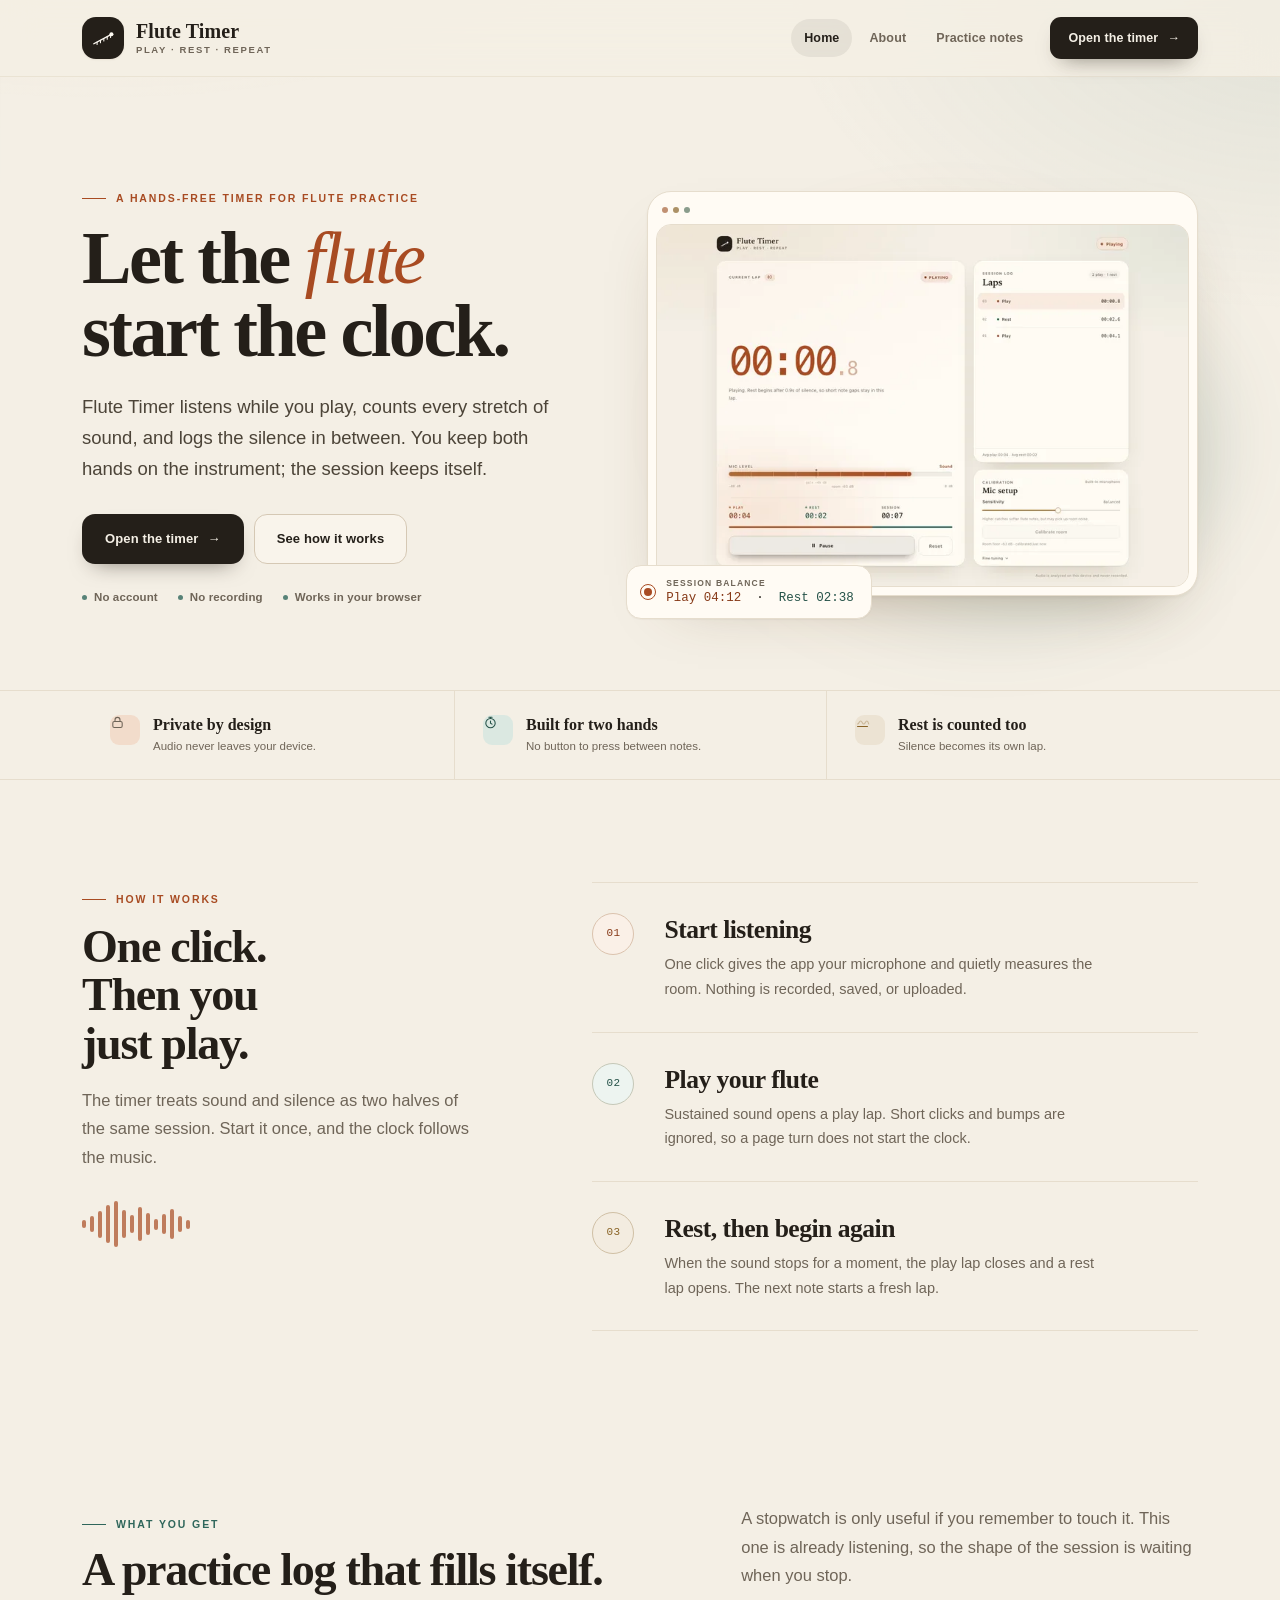
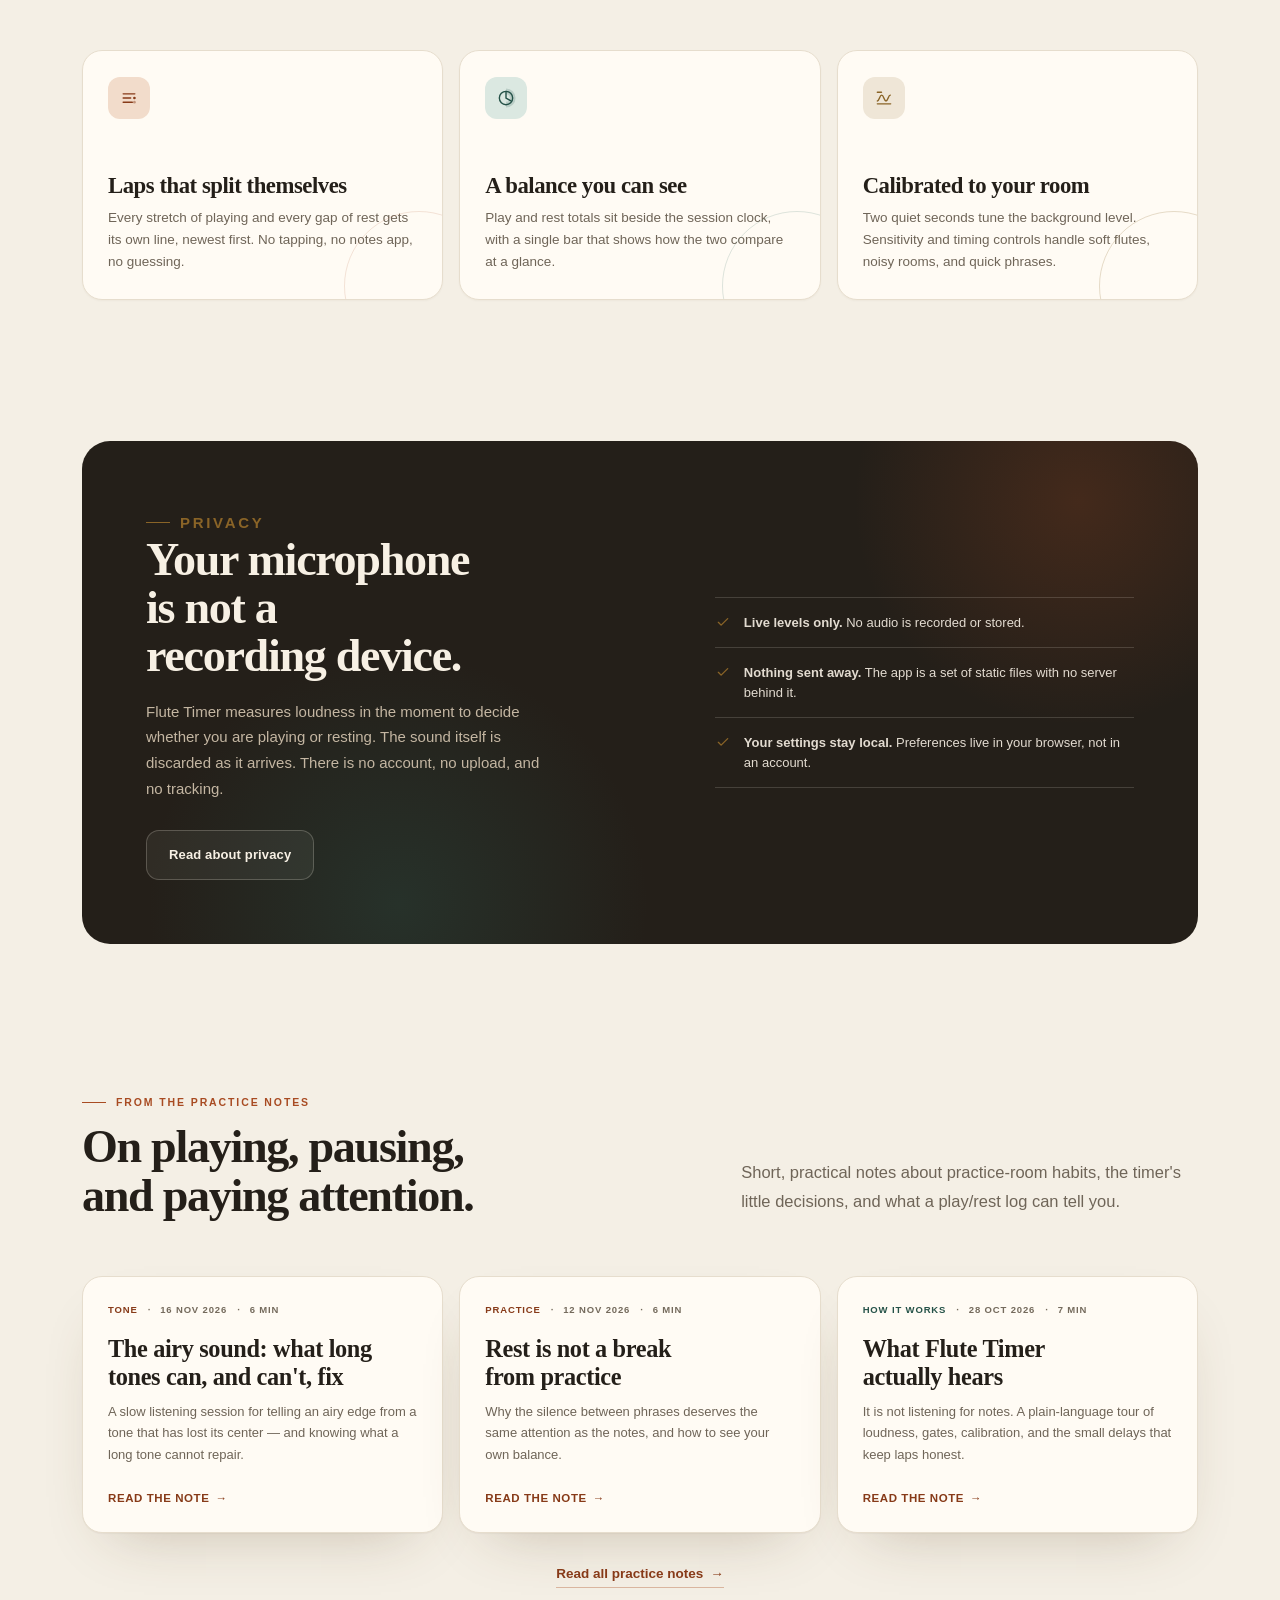
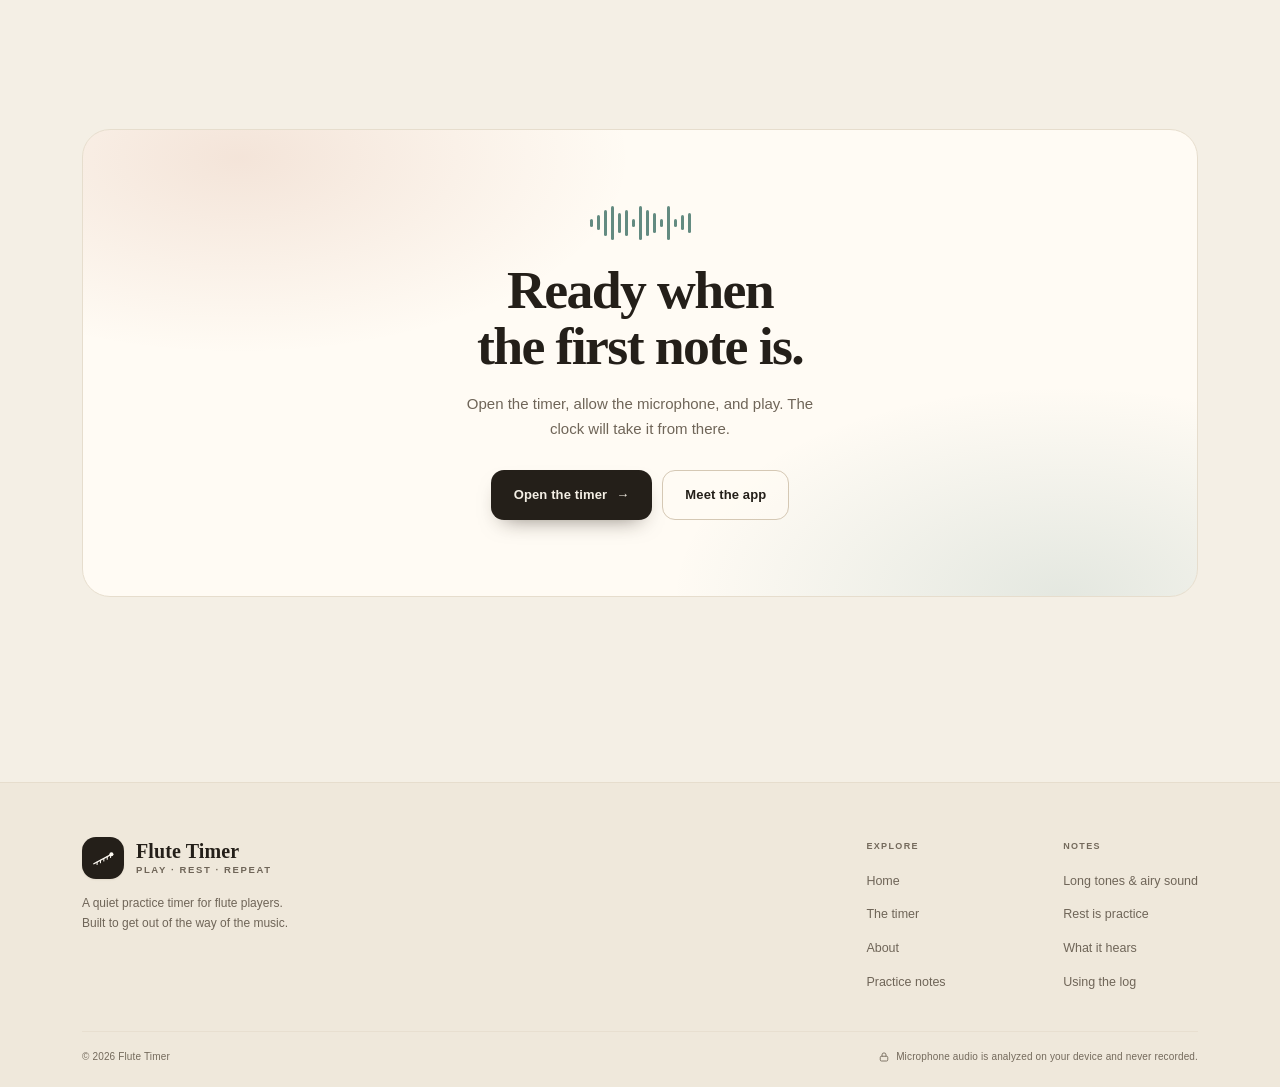
<file: index.html>
<!doctype html>
<html lang="en">
<head>
  <meta charset="utf-8">
  <meta name="viewport" content="width=device-width, initial-scale=1">
  <meta name="color-scheme" content="light dark">
  <meta name="theme-color" content="#f4efe5">
  <meta name="description" content="Flute Timer is a hands-free practice timer that starts when you play, logs your rest, and keeps both hands on the flute. Audio is analyzed on your device and never recorded.">
  <meta property="og:type" content="website">
  <meta property="og:title" content="Flute Timer — let the flute start the clock">
  <meta property="og:description" content="A hands-free practice timer for flute players. It follows your sound, splits play and rest into laps, and never records a note.">
  <meta name="twitter:card" content="summary">
  <title>Flute Timer — a hands-free timer for flute practice</title>
  <link rel="icon" href="assets/favicon.svg" type="image/svg+xml">
  <link rel="apple-touch-icon" href="assets/apple-touch-icon.png">
  <link rel="stylesheet" href="assets/site.css">
  <script>document.documentElement.classList.add('js');</script>
  <script type="application/ld+json">
    {
      "@context": "https://schema.org",
      "@type": "SoftwareApplication",
      "name": "Flute Timer",
      "applicationCategory": "MusicApplication",
      "operatingSystem": "Any modern web browser",
      "description": "A hands-free stopwatch for flute practice that starts when you play and logs your rest.",
      "offers": { "@type": "Offer", "price": "0", "priceCurrency": "USD" }
    }
  </script>
</head>
<body>
  <a class="skip-link" href="#main">Skip to content</a>

  <header class="site-header">
    <div class="site-header__inner">
      <a class="site-brand" href="index.html" aria-label="Flute Timer home">
        <span class="brand-mark" aria-hidden="true">
          <svg viewBox="0 0 32 32" fill="none">
            <path d="M4.5 22.2 24.8 11.4" stroke="currentColor" stroke-width="1.6" stroke-linecap="round"/>
            <circle cx="25.4" cy="11" r="2.4" fill="currentColor"/>
            <path d="M8.4 23.2v-3.1M12.4 21.1v-3.1M16.4 19v-3.1M20.4 16.9v-3.1M24.4 14.8v-3.1" stroke="currentColor" stroke-width="1.2" stroke-linecap="round"/>
          </svg>
        </span>
        <span class="brand-text">
          <span class="brand-name">Flute Timer</span>
          <span class="brand-sub">play · rest · repeat</span>
        </span>
      </a>

      <button class="nav-toggle" type="button" aria-expanded="false" aria-controls="site-nav">
        <span class="nav-toggle__icon" aria-hidden="true"><span></span><span></span></span>
        Menu
      </button>

      <nav class="site-nav" id="site-nav" aria-label="Main">
        <a class="site-nav__link" href="index.html" aria-current="page">Home</a>
        <a class="site-nav__link" href="about.html">About</a>
        <a class="site-nav__link" href="blog/">Practice notes</a>
        <a class="btn btn--primary btn--small" href="app/">
          Open the timer <span class="btn__arrow" aria-hidden="true">→</span>
        </a>
      </nav>
    </div>
  </header>

  <main id="main">
    <section aria-label="Introduction">
      <div class="wrap">
        <div class="hero">
          <div class="hero__copy">
            <p class="eyebrow">A hands-free timer for flute practice</p>
            <h1 class="display">Let the <em>flute</em> start the clock.</h1>
            <p class="lede">Flute Timer listens while you play, counts every stretch of sound, and logs the silence in between. You keep both hands on the instrument; the session keeps itself.</p>
            <div class="actions hero__actions">
              <a class="btn btn--primary" href="app/">Open the timer <span class="btn__arrow" aria-hidden="true">→</span></a>
              <a class="btn btn--ghost" href="#how-it-works">See how it works</a>
            </div>
            <ul class="hero__assurance">
              <li>No account</li>
              <li>No recording</li>
              <li>Works in your browser</li>
            </ul>
          </div>

          <div class="hero__visual">
            <div class="app-frame">
              <div class="app-frame__bar" aria-hidden="true"><span></span><span></span><span></span></div>
              <picture>
                <source type="image/webp" srcset="assets/screenshot-720.webp 720w, assets/screenshot.webp 1440w" sizes="(max-width: 880px) 92vw, 560px">
                <img src="assets/screenshot-720.png" srcset="assets/screenshot-720.png 720w, assets/screenshot.png 1440w" sizes="(max-width: 880px) 92vw, 560px" width="1440" height="980" alt="Flute Timer running a session, with a play lap, a rest lap, and the microphone level on screen." fetchpriority="high">
              </picture>
              <div class="hero__note" aria-hidden="true">
                <span class="hero__note-dot"></span>
                <span class="hero__note-text">
                  <small>Session balance</small>
                  <strong><span class="play">Play 04:12</span> &nbsp;·&nbsp; <span class="rest">Rest 02:38</span></strong>
                </span>
              </div>
            </div>
          </div>
        </div>
      </div>
    </section>

    <section class="trust-strip" aria-label="At a glance">
      <div class="wrap">
        <div class="trust-strip__inner">
          <div class="trust-item">
            <span class="trust-item__icon" aria-hidden="true">
              <svg viewBox="0 0 24 24" fill="none"><rect x="4.5" y="10.5" width="15" height="9.5" rx="2.4" stroke="currentColor" stroke-width="1.7"/><path d="M8 10.5V7.8a4 4 0 0 1 8 0v2.7" stroke="currentColor" stroke-width="1.7" stroke-linecap="round"/></svg>
            </span>
            <div>
              <strong>Private by design</strong>
              <span>Audio never leaves your device.</span>
            </div>
          </div>
          <div class="trust-item">
            <span class="trust-item__icon" aria-hidden="true">
              <svg viewBox="0 0 24 24" fill="none"><circle cx="12" cy="13" r="7.5" stroke="currentColor" stroke-width="1.7"/><path d="M12 9.5V13l2.4 1.6M9.5 3.5h5M12 3.5v2" stroke="currentColor" stroke-width="1.7" stroke-linecap="round"/></svg>
            </span>
            <div>
              <strong>Built for two hands</strong>
              <span>No button to press between notes.</span>
            </div>
          </div>
          <div class="trust-item">
            <span class="trust-item__icon" aria-hidden="true">
              <svg viewBox="0 0 24 24" fill="none"><path d="M4 14.5c2.5 0 2.5-5 5-5s2.5 5 5 5 2.5-5 5-5 2.5 5 3 5" stroke="currentColor" stroke-width="1.7" stroke-linecap="round" stroke-linejoin="round" opacity=".35"/><path d="M4 18.5h16" stroke="currentColor" stroke-width="1.7" stroke-linecap="round"/></svg>
            </span>
            <div>
              <strong>Rest is counted too</strong>
              <span>Silence becomes its own lap.</span>
            </div>
          </div>
        </div>
      </div>
    </section>

    <section class="section" id="how-it-works">
      <div class="wrap">
        <div class="how-grid">
          <div class="how-intro">
            <p class="eyebrow">How it works</p>
            <h2 class="section-title">One click. Then you just play.</h2>
            <p class="section-lede">The timer treats sound and silence as two halves of the same session. Start it once, and the clock follows the music.</p>
            <div class="sound-bars" aria-hidden="true">
              <span></span><span></span><span></span><span></span><span></span><span></span><span></span><span></span><span></span><span></span><span></span><span></span><span></span><span></span>
            </div>
          </div>

          <ol class="steps">
            <li class="step">
              <span class="step__num" aria-hidden="true">01</span>
              <div>
                <h3>Start listening</h3>
                <p>One click gives the app your microphone and quietly measures the room. Nothing is recorded, saved, or uploaded.</p>
              </div>
            </li>
            <li class="step">
              <span class="step__num" aria-hidden="true">02</span>
              <div>
                <h3>Play your flute</h3>
                <p>Sustained sound opens a play lap. Short clicks and bumps are ignored, so a page turn does not start the clock.</p>
              </div>
            </li>
            <li class="step">
              <span class="step__num" aria-hidden="true">03</span>
              <div>
                <h3>Rest, then begin again</h3>
                <p>When the sound stops for a moment, the play lap closes and a rest lap opens. The next note starts a fresh lap.</p>
              </div>
            </li>
          </ol>
        </div>
      </div>
    </section>

    <section class="section section--tight">
      <div class="wrap">
        <div class="section-head">
          <div>
            <p class="eyebrow eyebrow--rest">What you get</p>
            <h2 class="section-title">A practice log that fills itself.</h2>
          </div>
          <p class="section-lede">A stopwatch is only useful if you remember to touch it. This one is already listening, so the shape of the session is waiting when you stop.</p>
        </div>

        <div class="feature-grid">
          <article class="feature">
            <span class="feature__icon" aria-hidden="true">
              <svg viewBox="0 0 24 24" fill="none"><path d="M5 7h14M5 12h9M5 17h11" stroke="currentColor" stroke-width="1.7" stroke-linecap="round"/><circle cx="18.5" cy="12" r="1.6" fill="currentColor"/><circle cx="18.5" cy="17" r="1.6" fill="currentColor" opacity=".45"/></svg>
            </span>
            <h3>Laps that split themselves</h3>
            <p>Every stretch of playing and every gap of rest gets its own line, newest first. No tapping, no notes app, no guessing.</p>
          </article>

          <article class="feature">
            <span class="feature__icon" aria-hidden="true">
              <svg viewBox="0 0 24 24" fill="none"><circle cx="12" cy="12" r="8" stroke="currentColor" stroke-width="1.7"/><path d="M12 4v8l5.4 3.1" stroke="currentColor" stroke-width="1.7" stroke-linecap="round"/><path d="M12 4a8 8 0 0 1 0 16" stroke="currentColor" stroke-width="7" opacity=".18"/></svg>
            </span>
            <h3>A balance you can see</h3>
            <p>Play and rest totals sit beside the session clock, with a single bar that shows how the two compare at a glance.</p>
          </article>

          <article class="feature">
            <span class="feature__icon" aria-hidden="true">
              <svg viewBox="0 0 24 24" fill="none"><path d="M4 15.5c2.6 0 2.6-7 5.2-7s2.6 7 5.2 7 2.6-7 5.2-7" stroke="currentColor" stroke-width="1.7" stroke-linecap="round"/><path d="M4 19h16M4 5h5" stroke="currentColor" stroke-width="1.7" stroke-linecap="round"/></svg>
            </span>
            <h3>Calibrated to your room</h3>
            <p>Two quiet seconds tune the background level. Sensitivity and timing controls handle soft flutes, noisy rooms, and quick phrases.</p>
          </article>
        </div>
      </div>
    </section>

    <section class="section section--tight">
      <div class="wrap">
        <div class="privacy-panel" id="privacy">
          <div>
            <p class="eyebrow eyebrow--gold">Privacy</p>
            <h2>Your microphone is not a recording device.</h2>
            <p>Flute Timer measures loudness in the moment to decide whether you are playing or resting. The sound itself is discarded as it arrives. There is no account, no upload, and no tracking.</p>
            <div class="actions">
              <a class="btn btn--ghost" href="about.html#privacy">Read about privacy</a>
            </div>
          </div>

          <ul class="privacy-list">
            <li>
              <svg viewBox="0 0 24 24" fill="none" aria-hidden="true"><path d="m5 12.5 4.2 4.2L19 6.9" stroke="currentColor" stroke-width="2" stroke-linecap="round" stroke-linejoin="round"/></svg>
              <span><strong>Live levels only.</strong> No audio is recorded or stored.</span>
            </li>
            <li>
              <svg viewBox="0 0 24 24" fill="none" aria-hidden="true"><path d="m5 12.5 4.2 4.2L19 6.9" stroke="currentColor" stroke-width="2" stroke-linecap="round" stroke-linejoin="round"/></svg>
              <span><strong>Nothing sent away.</strong> The app is a set of static files with no server behind it.</span>
            </li>
            <li>
              <svg viewBox="0 0 24 24" fill="none" aria-hidden="true"><path d="m5 12.5 4.2 4.2L19 6.9" stroke="currentColor" stroke-width="2" stroke-linecap="round" stroke-linejoin="round"/></svg>
              <span><strong>Your settings stay local.</strong> Preferences live in your browser, not in an account.</span>
            </li>
          </ul>
        </div>
      </div>
    </section>

    <section class="section section--tight">
      <div class="wrap">
        <div class="section-head">
          <div>
            <p class="eyebrow">From the practice notes</p>
            <h2 class="section-title">On playing, pausing, and paying attention.</h2>
          </div>
          <p class="section-lede">Short, practical notes about practice-room habits, the timer's little decisions, and what a play/rest log can tell you.</p>
        </div>

        <div class="post-grid">
          <a class="post-card" href="blog/long-tones-and-airy-sound.html">
            <span class="post-card__meta">
              <span class="post-card__category">Tone</span>
              <span>16 Nov 2026</span>
              <span>6 min</span>
            </span>
            <h3>The airy sound: what long tones can, and can't, fix</h3>
            <p>A slow listening session for telling an airy edge from a tone that has lost its center — and knowing what a long tone cannot repair.</p>
            <span class="post-card__more">Read the note</span>
          </a>

          <a class="post-card" href="blog/why-rest-is-practice.html">
            <span class="post-card__meta">
              <span class="post-card__category">Practice</span>
              <span>12 Nov 2026</span>
              <span>6 min</span>
            </span>
            <h3>Rest is not a break from practice</h3>
            <p>Why the silence between phrases deserves the same attention as the notes, and how to see your own balance.</p>
            <span class="post-card__more">Read the note</span>
          </a>

          <a class="post-card" href="blog/how-the-timer-hears-you.html">
            <span class="post-card__meta">
              <span class="post-card__category post-card__category--rest">How it works</span>
              <span>28 Oct 2026</span>
              <span>7 min</span>
            </span>
            <h3>What Flute Timer actually hears</h3>
            <p>It is not listening for notes. A plain-language tour of loudness, gates, calibration, and the small delays that keep laps honest.</p>
            <span class="post-card__more">Read the note</span>
          </a>
        </div>

        <div class="blog-foot">
          <a class="text-link" href="blog/">Read all practice notes <span aria-hidden="true">→</span></a>
        </div>
      </div>
    </section>

    <section class="section section--tight">
      <div class="wrap">
        <div class="final-cta">
          <div class="final-cta__bars" aria-hidden="true">
            <span></span><span></span><span></span><span></span><span></span><span></span><span></span><span></span><span></span><span></span><span></span><span></span><span></span><span></span><span></span>
          </div>
          <h2>Ready when the first note is.</h2>
          <p>Open the timer, allow the microphone, and play. The clock will take it from there.</p>
          <div class="actions">
            <a class="btn btn--primary" href="app/">Open the timer <span class="btn__arrow" aria-hidden="true">→</span></a>
            <a class="btn btn--ghost" href="about.html">Meet the app</a>
          </div>
        </div>
      </div>
    </section>
  </main>

  <footer class="site-footer">
    <div class="wrap">
      <div class="site-footer__inner">
        <div class="site-footer__brand">
          <a class="site-brand" href="index.html" aria-label="Flute Timer home">
            <span class="brand-mark" aria-hidden="true">
              <svg viewBox="0 0 32 32" fill="none">
                <path d="M4.5 22.2 24.8 11.4" stroke="currentColor" stroke-width="1.6" stroke-linecap="round"/>
                <circle cx="25.4" cy="11" r="2.4" fill="currentColor"/>
                <path d="M8.4 23.2v-3.1M12.4 21.1v-3.1M16.4 19v-3.1M20.4 16.9v-3.1M24.4 14.8v-3.1" stroke="currentColor" stroke-width="1.2" stroke-linecap="round"/>
              </svg>
            </span>
            <span class="brand-text">
              <span class="brand-name">Flute Timer</span>
              <span class="brand-sub">play · rest · repeat</span>
            </span>
          </a>
          <p>A quiet practice timer for flute players. Built to get out of the way of the music.</p>
        </div>

        <div class="site-footer__col">
          <h2>Explore</h2>
          <ul>
            <li><a href="index.html">Home</a></li>
            <li><a href="app/">The timer</a></li>
            <li><a href="about.html">About</a></li>
            <li><a href="blog/">Practice notes</a></li>
          </ul>
        </div>

        <div class="site-footer__col">
          <h2>Notes</h2>
          <ul>
            <li><a href="blog/long-tones-and-airy-sound.html">Long tones &amp; airy sound</a></li>
            <li><a href="blog/why-rest-is-practice.html">Rest is practice</a></li>
            <li><a href="blog/how-the-timer-hears-you.html">What it hears</a></li>
            <li><a href="blog/making-a-practice-log.html">Using the log</a></li>
          </ul>
        </div>
      </div>

      <div class="site-footer__base">
        <span>© <span data-year>2026</span> Flute Timer</span>
        <span>
          <svg viewBox="0 0 24 24" fill="none" aria-hidden="true"><rect x="4.5" y="10.5" width="15" height="9.5" rx="2.4" stroke="currentColor" stroke-width="1.8"/><path d="M8 10.5V7.8a4 4 0 0 1 8 0v2.7" stroke="currentColor" stroke-width="1.8" stroke-linecap="round"/></svg>
          Microphone audio is analyzed on your device and never recorded.
        </span>
      </div>
    </div>
  </footer>

  <script src="assets/site.js" defer></script>
</body>
</html>
</file>
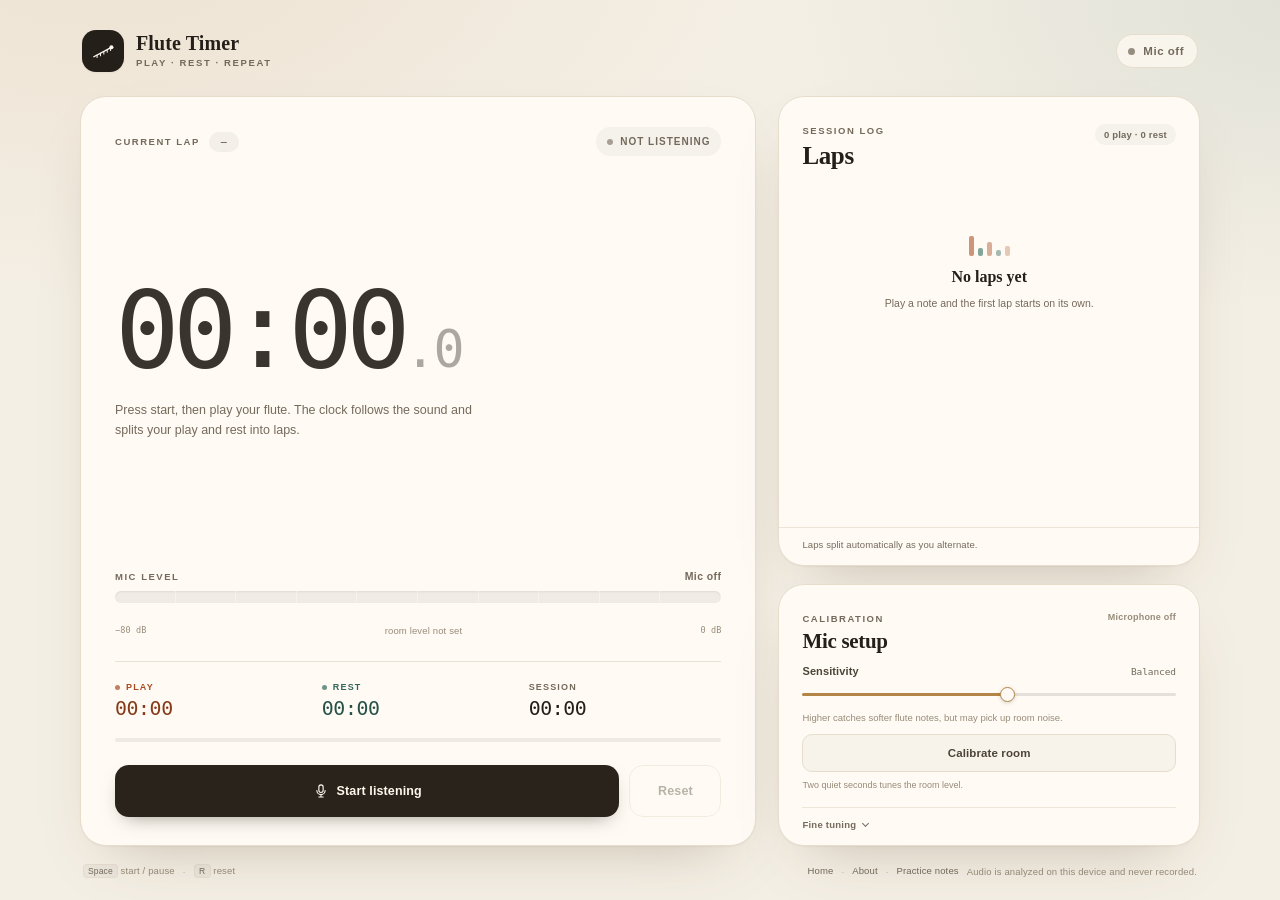
<file: app/index.html>
<!doctype html>
<html lang="en">
<head>
  <meta charset="utf-8">
  <meta name="viewport" content="width=device-width, initial-scale=1">
  <meta name="theme-color" content="#f4efe5">
  <meta name="color-scheme" content="light dark">
  <meta name="description" content="A hands-free stopwatch for flute practice that starts when you play and logs your rest. Audio is analyzed on your device and never recorded.">
  <meta property="og:type" content="website">
  <meta property="og:title" content="Flute Timer — hands-free practice timer">
  <meta property="og:description" content="Start once, then play. Flute Timer follows your sound, logs your rest, and keeps both hands on the instrument.">
  <meta name="twitter:card" content="summary">
  <title>Flute Timer — hands-free practice timer</title>
  <link rel="icon" href="../assets/favicon.svg" type="image/svg+xml">
  <link rel="apple-touch-icon" href="../assets/apple-touch-icon.png">
  <link rel="stylesheet" href="styles.css">
</head>
<body>
  <div class="page-glow page-glow--warm" aria-hidden="true"></div>
  <div class="page-glow page-glow--cool" aria-hidden="true"></div>

  <div class="shell">
    <h1 class="sr-only">Flute Timer — hands-free practice timer</h1>

    <header class="topbar">
      <a class="brand" href="../index.html" aria-label="Flute Timer home">
        <span class="brand-mark" aria-hidden="true">
          <svg viewBox="0 0 32 32" fill="none">
            <path d="M4.5 22.2 24.8 11.4" stroke="currentColor" stroke-width="1.6" stroke-linecap="round"/>
            <circle cx="25.4" cy="11" r="2.4" fill="currentColor"/>
            <path d="M8.4 23.2v-3.1M12.4 21.1v-3.1M16.4 19v-3.1M20.4 16.9v-3.1M24.4 14.8v-3.1" stroke="currentColor" stroke-width="1.2" stroke-linecap="round"/>
          </svg>
        </span>
        <span class="brand-text">
          <span class="brand-name">Flute Timer</span>
          <span class="brand-sub">play · rest · repeat</span>
        </span>
      </a>

      <div class="status-pill" id="statusPill" data-state="idle" role="status" aria-live="polite">
        <span class="status-dot" aria-hidden="true"></span>
        <span id="statusText">Mic off</span>
      </div>
    </header>

    <main class="layout">
      <section class="timer-card" id="timerCard" data-tone="neutral" aria-labelledby="lapEyebrow">
        <div class="timer-head">
          <div class="lap-meta">
            <span class="eyebrow" id="lapEyebrow">Current lap</span>
            <span class="lap-index" id="lapIndex">—</span>
          </div>
          <span class="phase-pill" id="phasePill" data-tone="neutral">
            <span class="phase-dot" aria-hidden="true"></span>
            <span id="phaseText">Not listening</span>
          </span>
        </div>

        <div class="time-block">
          <div class="big-time" id="bigTime" role="timer" aria-live="off" aria-label="Timer, zero">
            <span id="timeMain">00:00</span><span class="tenths" id="timeTenths">.0</span>
          </div>
          <p class="hint" id="hint">Press start, then play your flute. The clock follows the sound and splits your play and rest into laps.</p>
        </div>

        <div class="meter" id="meterSection">
          <div class="meter-head">
            <span class="eyebrow">Mic level</span>
            <span class="meter-state" id="meterState">Mic off</span>
          </div>
          <div class="meter-track is-off" id="meterTrack" aria-hidden="true">
            <div class="meter-fill" id="meterFill"></div>
            <div class="threshold-mark" id="thresholdMark" title="Detection threshold">
              <span class="gate-label" id="gateLabel">gate</span>
            </div>
          </div>
          <div class="meter-foot">
            <span>−80 dB</span>
            <span class="meter-cal" id="meterCal">not calibrated</span>
            <span>0 dB</span>
          </div>
        </div>

        <div class="stats">
          <div class="stat stat--play">
            <span class="stat-label"><i aria-hidden="true"></i>Play</span>
            <span class="stat-value" id="playTotal">00:00</span>
          </div>
          <div class="stat stat--rest">
            <span class="stat-label"><i aria-hidden="true"></i>Rest</span>
            <span class="stat-value" id="restTotal">00:00</span>
          </div>
          <div class="stat stat--session">
            <span class="stat-label">Session</span>
            <span class="stat-value" id="sessionTotal">00:00</span>
          </div>
        </div>

        <div class="ratio" aria-hidden="true">
          <span class="ratio-play" id="ratioPlay"></span>
          <span class="ratio-rest" id="ratioRest"></span>
        </div>

        <div class="controls">
          <button class="button button--primary" id="primaryBtn" type="button">
            <span class="button-icon" id="primaryIcon" aria-hidden="true"></span>
            <span id="primaryLabel">Start listening</span>
          </button>
          <button class="button button--ghost" id="resetBtn" type="button" disabled>Reset</button>
        </div>
      </section>

      <aside class="side">
        <section class="card laps-card" aria-labelledby="lapsTitle">
          <div class="card-head">
            <div>
              <span class="eyebrow">Session log</span>
              <h2 id="lapsTitle">Laps</h2>
            </div>
            <span class="lap-counts" id="lapCounts">0 play · 0 rest</span>
          </div>
          <ol class="lap-list" id="lapList" aria-label="Play and rest laps"></ol>
          <div class="lap-foot" id="lapFoot">Laps split automatically as you alternate.</div>
        </section>

        <section class="card settings-card" aria-labelledby="settingsTitle">
          <div class="card-head card-head--compact">
            <div>
              <span class="eyebrow">Calibration</span>
              <h2 id="settingsTitle">Mic setup</h2>
            </div>
            <span class="mic-name" id="micName">Microphone off</span>
          </div>

          <div class="setting">
            <div class="setting-row">
              <label for="sensitivity">Sensitivity</label>
              <span class="setting-value" id="sensitivityValue">Balanced</span>
            </div>
            <input type="range" id="sensitivity" min="0" max="100" step="1" value="55" aria-describedby="sensitivityHelp">
            <p class="setting-help" id="sensitivityHelp">Higher catches softer flute notes, but may pick up room noise.</p>
          </div>

          <button class="button button--subtle" id="calibrateBtn" type="button">Calibrate room</button>
          <p class="calibrate-note" id="calibrateNote">Two quiet seconds tunes the room level.</p>

          <details class="advanced">
            <summary>Fine tuning</summary>
            <div class="setting">
              <div class="setting-row">
                <label for="restDelay">Silence before rest</label>
                <span class="setting-value" id="restDelayValue">0.9s</span>
              </div>
              <input type="range" id="restDelay" min="0.4" max="2" step="0.1" value="0.9" aria-describedby="restDelayHelp">
              <p class="setting-help" id="restDelayHelp">Short gaps between notes stay inside the same lap.</p>
            </div>
            <div class="setting">
              <div class="setting-row">
                <label for="onsetDelay">Note must last</label>
                <span class="setting-value" id="onsetDelayValue">0.18s</span>
              </div>
              <input type="range" id="onsetDelay" min="0.05" max="0.5" step="0.01" value="0.18" aria-describedby="onsetDelayHelp">
              <p class="setting-help" id="onsetDelayHelp">Filters out short clicks, coughs and chair bumps.</p>
            </div>
          </details>
        </section>
      </aside>
    </main>

    <footer class="footer">
      <span><kbd>Space</kbd> start / pause</span>
      <span class="footer-sep" aria-hidden="true">·</span>
      <span><kbd>R</kbd> reset</span>
      <span class="footer-grow"></span>
      <span class="footer-links">
        <a href="../index.html">Home</a>
        <span class="footer-sep" aria-hidden="true">·</span>
        <a href="../about.html">About</a>
        <span class="footer-sep" aria-hidden="true">·</span>
        <a href="../blog/">Practice notes</a>
      </span>
      <span>Audio is analyzed on this device and never recorded.</span>
    </footer>
  </div>

  <div class="toast" id="toast" role="status" aria-live="polite"></div>
  <div class="sr-only" id="liveRegion" aria-live="polite"></div>

  <script src="app.js"></script>
</body>
</html>
</file>
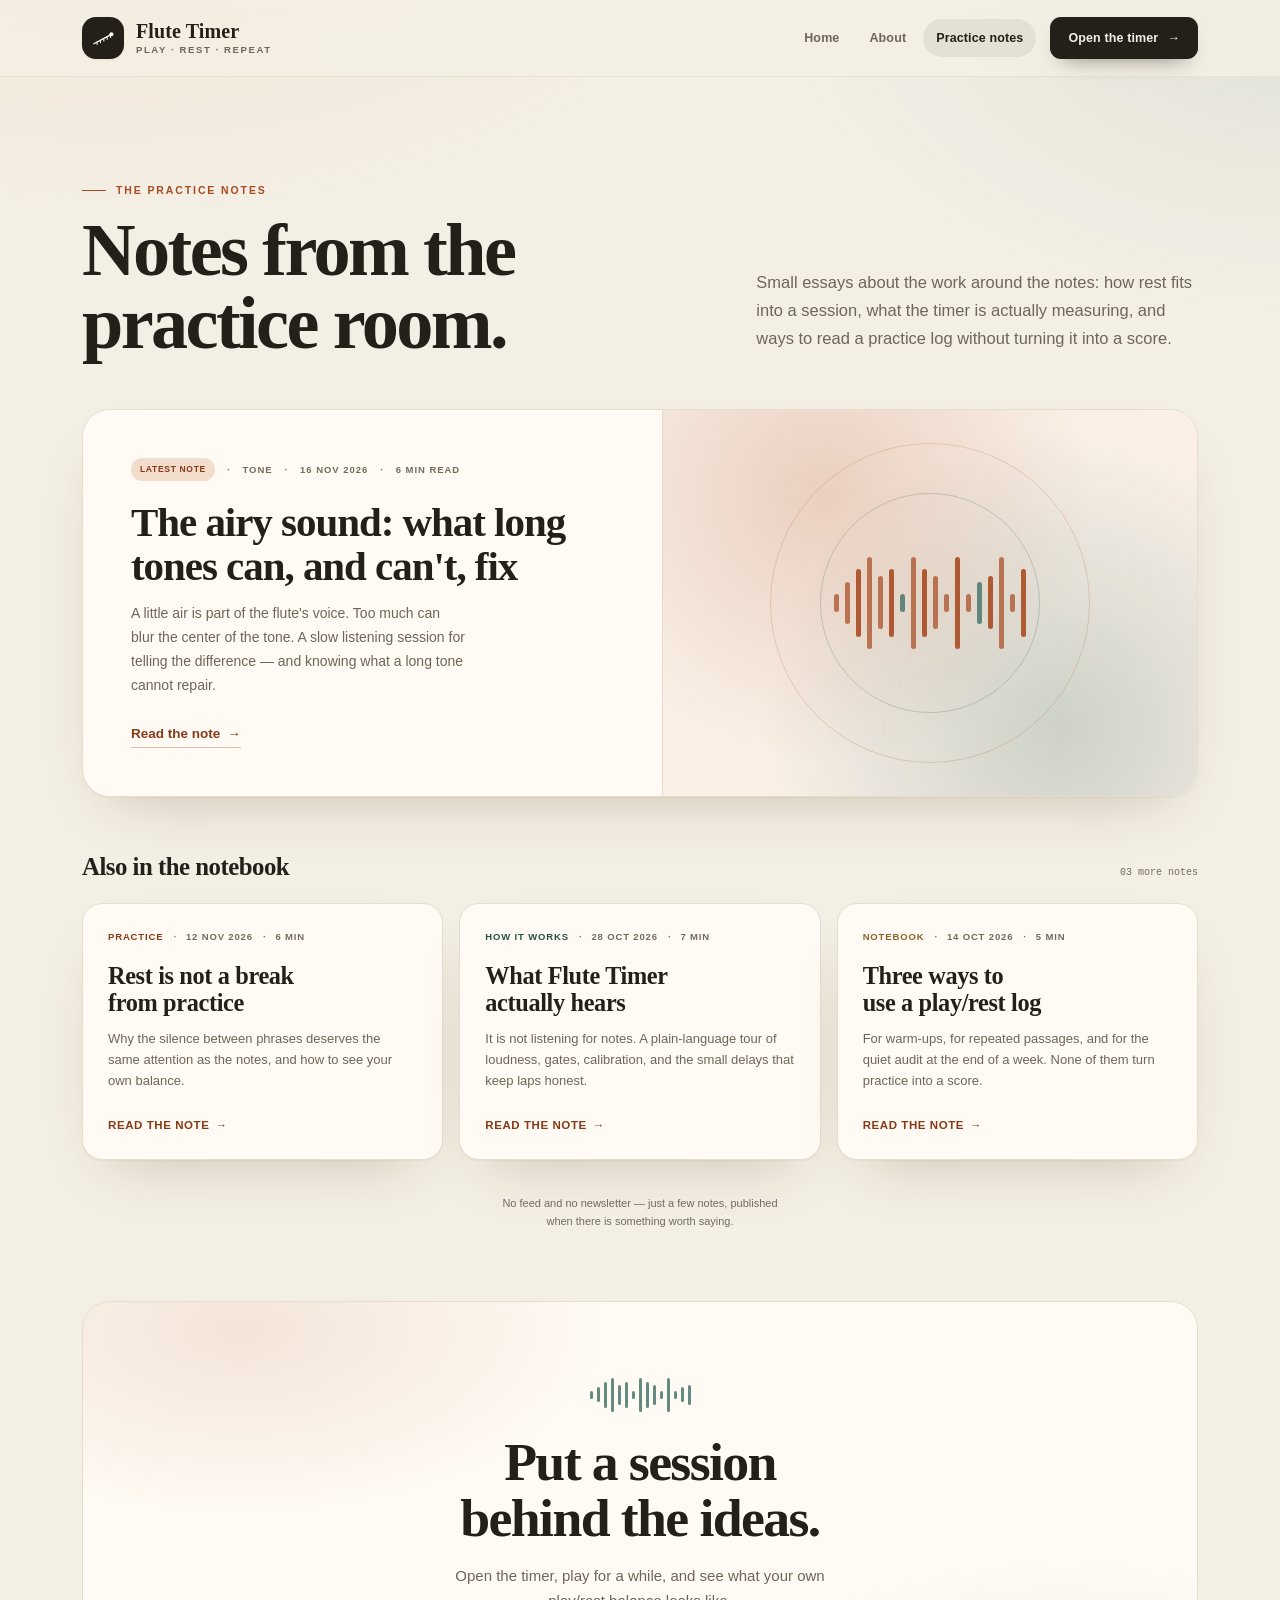
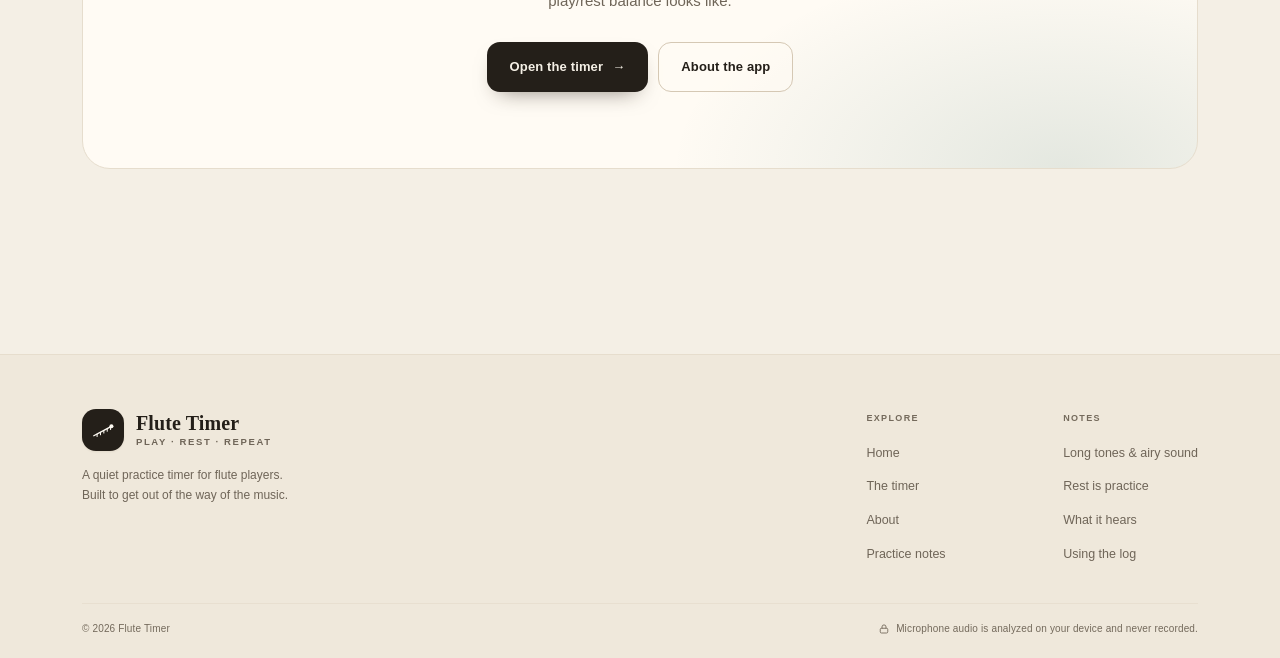
<file: blog/index.html>
<!doctype html>
<html lang="en">
<head>
  <meta charset="utf-8">
  <meta name="viewport" content="width=device-width, initial-scale=1">
  <meta name="color-scheme" content="light dark">
  <meta name="theme-color" content="#f4efe5">
  <meta name="description" content="Practice notes from Flute Timer: essays on rest, attention, microphone calibration, and the quiet habits that make a practice session worth keeping.">
  <meta property="og:type" content="website">
  <meta property="og:title" content="Practice notes — Flute Timer">
  <meta property="og:description" content="Small essays about the work around the notes: rest, attention, and reading a play/rest log without turning it into a score.">
  <meta name="twitter:card" content="summary">
  <title>Practice notes — Flute Timer</title>
  <link rel="icon" href="../assets/favicon.svg" type="image/svg+xml">
  <link rel="apple-touch-icon" href="../assets/apple-touch-icon.png">
  <link rel="stylesheet" href="../assets/site.css">
  <script>document.documentElement.classList.add('js');</script>
</head>
<body>
  <a class="skip-link" href="#main">Skip to content</a>

  <header class="site-header">
    <div class="site-header__inner">
      <a class="site-brand" href="../index.html" aria-label="Flute Timer home">
        <span class="brand-mark" aria-hidden="true">
          <svg viewBox="0 0 32 32" fill="none">
            <path d="M4.5 22.2 24.8 11.4" stroke="currentColor" stroke-width="1.6" stroke-linecap="round"/>
            <circle cx="25.4" cy="11" r="2.4" fill="currentColor"/>
            <path d="M8.4 23.2v-3.1M12.4 21.1v-3.1M16.4 19v-3.1M20.4 16.9v-3.1M24.4 14.8v-3.1" stroke="currentColor" stroke-width="1.2" stroke-linecap="round"/>
          </svg>
        </span>
        <span class="brand-text">
          <span class="brand-name">Flute Timer</span>
          <span class="brand-sub">play · rest · repeat</span>
        </span>
      </a>

      <button class="nav-toggle" type="button" aria-expanded="false" aria-controls="site-nav">
        <span class="nav-toggle__icon" aria-hidden="true"><span></span><span></span></span>
        Menu
      </button>

      <nav class="site-nav" id="site-nav" aria-label="Main">
        <a class="site-nav__link" href="../index.html">Home</a>
        <a class="site-nav__link" href="../about.html">About</a>
        <a class="site-nav__link" href="index.html" aria-current="page">Practice notes</a>
        <a class="btn btn--primary btn--small" href="../app/">
          Open the timer <span class="btn__arrow" aria-hidden="true">→</span>
        </a>
      </nav>
    </div>
  </header>

  <main id="main">
    <section class="blog-hero">
      <div class="wrap">
        <div class="blog-hero__grid">
          <div>
            <p class="eyebrow">The practice notes</p>
            <h1 class="display">Notes from the practice room.</h1>
          </div>
          <p class="section-lede">Small essays about the work around the notes: how rest fits into a session, what the timer is actually measuring, and ways to read a practice log without turning it into a score.</p>
        </div>
      </div>
    </section>

    <section>
      <div class="wrap">
        <article class="featured-post">
          <div class="featured-post__body">
            <div class="featured-post__meta">
              <span class="tag">Latest note</span>
              <span>Tone</span>
              <span>16 Nov 2026</span>
              <span>6 min read</span>
            </div>
            <h2><a href="long-tones-and-airy-sound.html">The airy sound: what long tones can, and can't, fix</a></h2>
            <p>A little air is part of the flute's voice. Too much can blur the center of the tone. A slow listening session for telling the difference — and knowing what a long tone cannot repair.</p>
            <a class="text-link" href="long-tones-and-airy-sound.html">Read the note <span aria-hidden="true">→</span></a>
          </div>
          <div class="featured-post__art" aria-hidden="true">
            <div class="art-bars">
              <span></span><span></span><span></span><span></span><span></span><span></span><span></span><span></span><span></span><span></span><span></span><span></span><span></span><span></span><span></span><span></span><span></span><span></span>
            </div>
          </div>
        </article>

        <div class="blog-grid-head">
          <h2>Also in the notebook</h2>
          <span>03 more notes</span>
        </div>

        <div class="post-grid">
          <a class="post-card" href="why-rest-is-practice.html">
            <span class="post-card__meta">
              <span class="post-card__category">Practice</span>
              <span>12 Nov 2026</span>
              <span>6 min</span>
            </span>
            <h3>Rest is not a break from practice</h3>
            <p>Why the silence between phrases deserves the same attention as the notes, and how to see your own balance.</p>
            <span class="post-card__more">Read the note</span>
          </a>

          <a class="post-card" href="how-the-timer-hears-you.html">
            <span class="post-card__meta">
              <span class="post-card__category post-card__category--rest">How it works</span>
              <span>28 Oct 2026</span>
              <span>7 min</span>
            </span>
            <h3>What Flute Timer actually hears</h3>
            <p>It is not listening for notes. A plain-language tour of loudness, gates, calibration, and the small delays that keep laps honest.</p>
            <span class="post-card__more">Read the note</span>
          </a>

          <a class="post-card" href="making-a-practice-log.html">
            <span class="post-card__meta">
              <span class="post-card__category post-card__category--gold">Notebook</span>
              <span>14 Oct 2026</span>
              <span>5 min</span>
            </span>
            <h3>Three ways to use a play/rest log</h3>
            <p>For warm-ups, for repeated passages, and for the quiet audit at the end of a week. None of them turn practice into a score.</p>
            <span class="post-card__more">Read the note</span>
          </a>
        </div>

        <p class="blog-note">No feed and no newsletter — just a few notes, published when there is something worth saying.</p>
      </div>
    </section>

    <section class="section section--tight">
      <div class="wrap">
        <div class="final-cta">
          <div class="final-cta__bars" aria-hidden="true">
            <span></span><span></span><span></span><span></span><span></span><span></span><span></span><span></span><span></span><span></span><span></span><span></span><span></span><span></span><span></span>
          </div>
          <h2>Put a session behind the ideas.</h2>
          <p>Open the timer, play for a while, and see what your own play/rest balance looks like.</p>
          <div class="actions">
            <a class="btn btn--primary" href="../app/">Open the timer <span class="btn__arrow" aria-hidden="true">→</span></a>
            <a class="btn btn--ghost" href="../about.html">About the app</a>
          </div>
        </div>
      </div>
    </section>
  </main>

  <footer class="site-footer">
    <div class="wrap">
      <div class="site-footer__inner">
        <div class="site-footer__brand">
          <a class="site-brand" href="../index.html" aria-label="Flute Timer home">
            <span class="brand-mark" aria-hidden="true">
              <svg viewBox="0 0 32 32" fill="none">
                <path d="M4.5 22.2 24.8 11.4" stroke="currentColor" stroke-width="1.6" stroke-linecap="round"/>
                <circle cx="25.4" cy="11" r="2.4" fill="currentColor"/>
                <path d="M8.4 23.2v-3.1M12.4 21.1v-3.1M16.4 19v-3.1M20.4 16.9v-3.1M24.4 14.8v-3.1" stroke="currentColor" stroke-width="1.2" stroke-linecap="round"/>
              </svg>
            </span>
            <span class="brand-text">
              <span class="brand-name">Flute Timer</span>
              <span class="brand-sub">play · rest · repeat</span>
            </span>
          </a>
          <p>A quiet practice timer for flute players. Built to get out of the way of the music.</p>
        </div>

        <div class="site-footer__col">
          <h2>Explore</h2>
          <ul>
            <li><a href="../index.html">Home</a></li>
            <li><a href="../app/">The timer</a></li>
            <li><a href="../about.html">About</a></li>
            <li><a href="index.html">Practice notes</a></li>
          </ul>
        </div>

        <div class="site-footer__col">
          <h2>Notes</h2>
          <ul>
            <li><a href="long-tones-and-airy-sound.html">Long tones &amp; airy sound</a></li>
            <li><a href="why-rest-is-practice.html">Rest is practice</a></li>
            <li><a href="how-the-timer-hears-you.html">What it hears</a></li>
            <li><a href="making-a-practice-log.html">Using the log</a></li>
          </ul>
        </div>
      </div>

      <div class="site-footer__base">
        <span>© <span data-year>2026</span> Flute Timer</span>
        <span>
          <svg viewBox="0 0 24 24" fill="none" aria-hidden="true"><rect x="4.5" y="10.5" width="15" height="9.5" rx="2.4" stroke="currentColor" stroke-width="1.8"/><path d="M8 10.5V7.8a4 4 0 0 1 8 0v2.7" stroke="currentColor" stroke-width="1.8" stroke-linecap="round"/></svg>
          Microphone audio is analyzed on your device and never recorded.
        </span>
      </div>
    </div>
  </footer>

  <script src="../assets/site.js" defer></script>
</body>
</html>
</file>
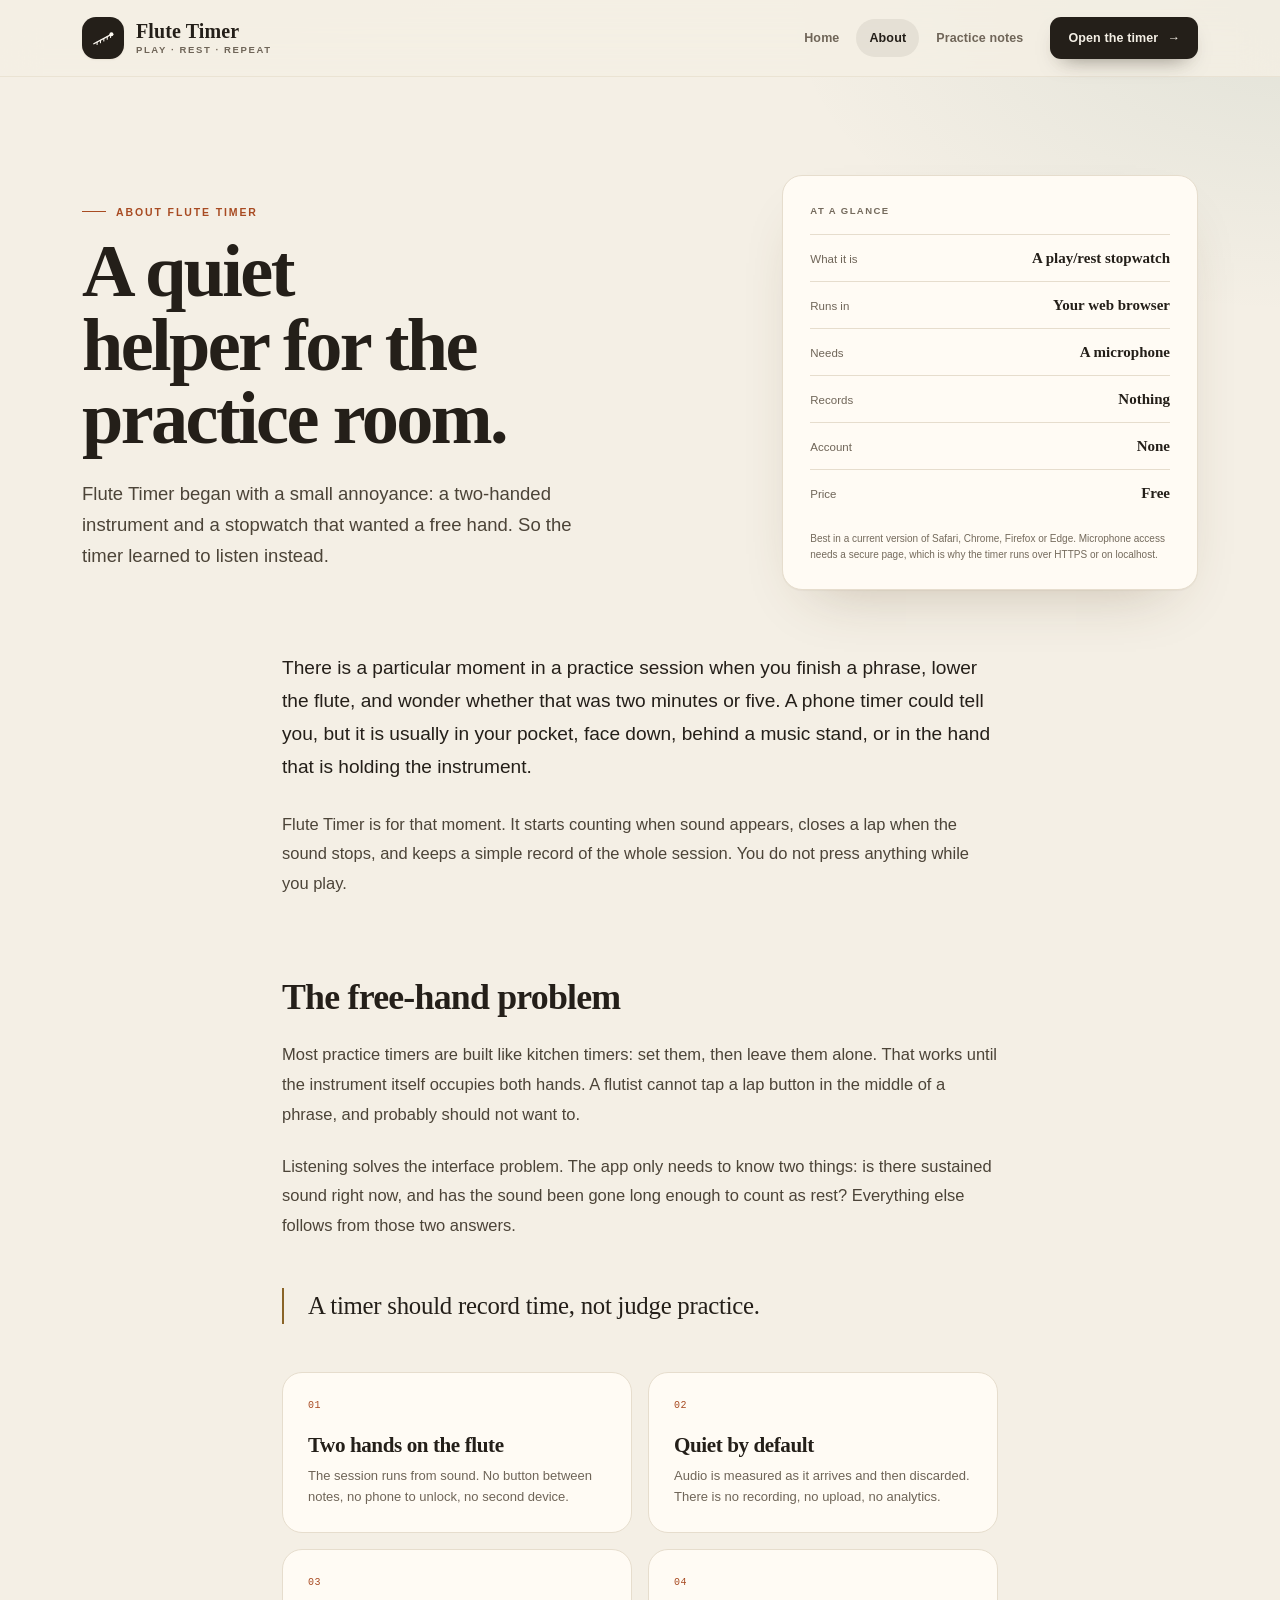
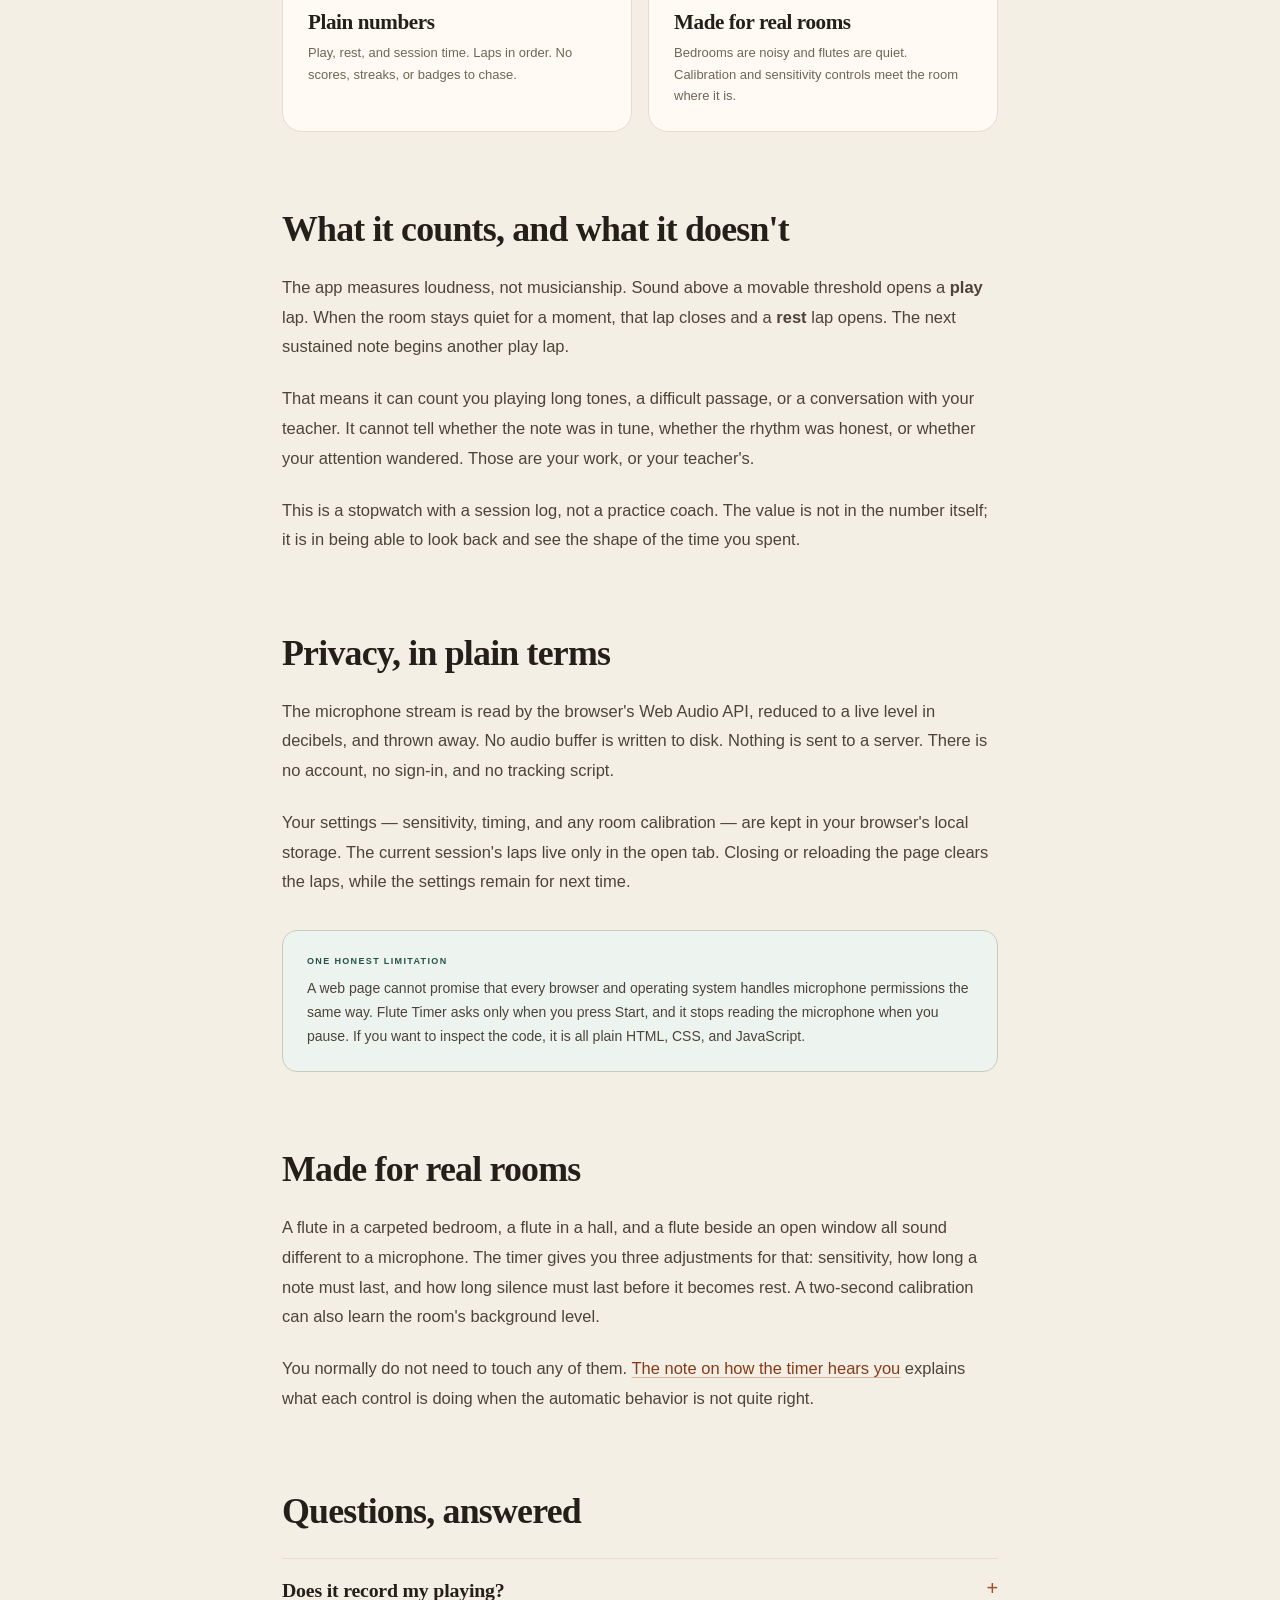
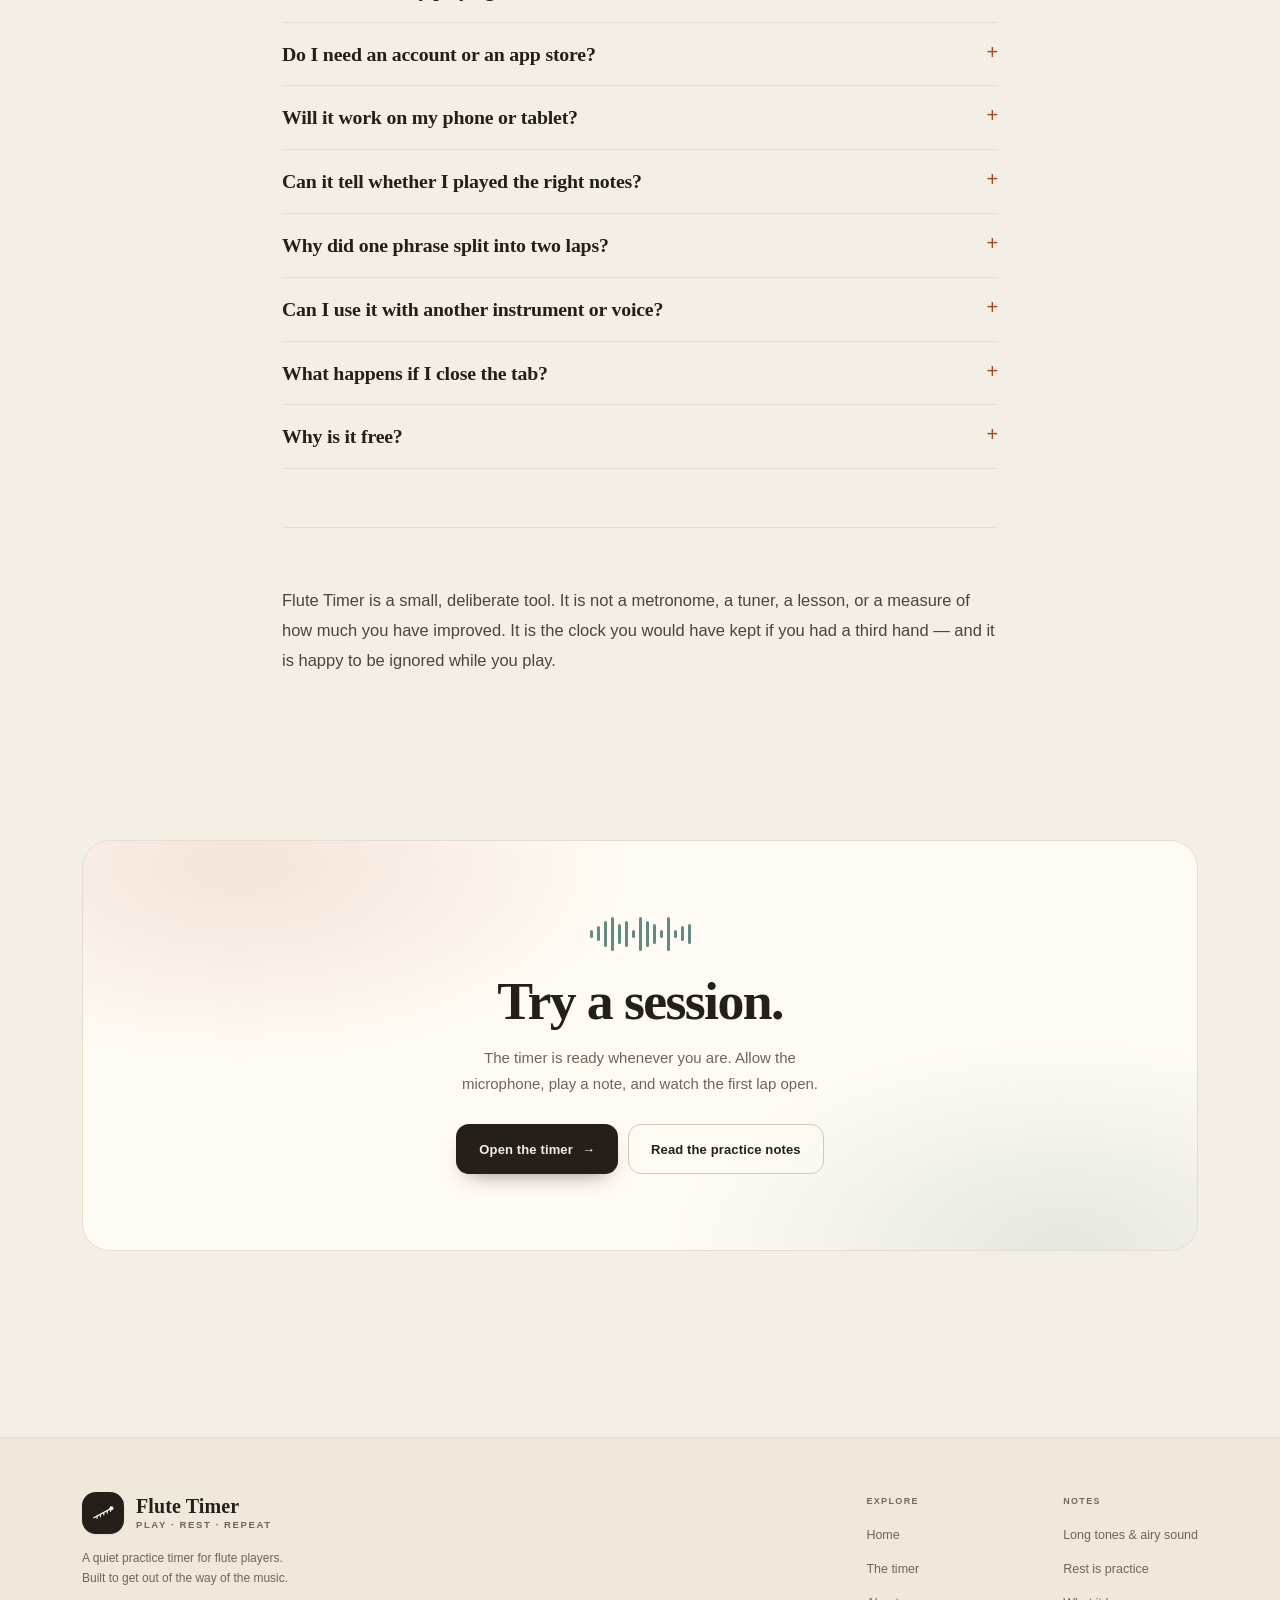
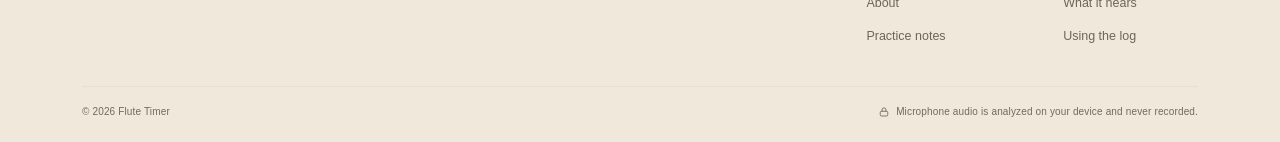
<file: about.html>
<!doctype html>
<html lang="en">
<head>
  <meta charset="utf-8">
  <meta name="viewport" content="width=device-width, initial-scale=1">
  <meta name="color-scheme" content="light dark">
  <meta name="theme-color" content="#f4efe5">
  <meta name="description" content="Why Flute Timer exists, how it counts play and rest, and how its on-device microphone analysis protects your privacy.">
  <meta property="og:type" content="website">
  <meta property="og:title" content="About Flute Timer — a quiet helper for the practice room">
  <meta property="og:description" content="A two-handed instrument deserves a timer that does not ask for a free hand. How Flute Timer works, and what it deliberately does not do.">
  <meta name="twitter:card" content="summary">
  <title>About — Flute Timer</title>
  <link rel="icon" href="assets/favicon.svg" type="image/svg+xml">
  <link rel="apple-touch-icon" href="assets/apple-touch-icon.png">
  <link rel="stylesheet" href="assets/site.css">
  <script>document.documentElement.classList.add('js');</script>
</head>
<body>
  <a class="skip-link" href="#main">Skip to content</a>

  <header class="site-header">
    <div class="site-header__inner">
      <a class="site-brand" href="index.html" aria-label="Flute Timer home">
        <span class="brand-mark" aria-hidden="true">
          <svg viewBox="0 0 32 32" fill="none">
            <path d="M4.5 22.2 24.8 11.4" stroke="currentColor" stroke-width="1.6" stroke-linecap="round"/>
            <circle cx="25.4" cy="11" r="2.4" fill="currentColor"/>
            <path d="M8.4 23.2v-3.1M12.4 21.1v-3.1M16.4 19v-3.1M20.4 16.9v-3.1M24.4 14.8v-3.1" stroke="currentColor" stroke-width="1.2" stroke-linecap="round"/>
          </svg>
        </span>
        <span class="brand-text">
          <span class="brand-name">Flute Timer</span>
          <span class="brand-sub">play · rest · repeat</span>
        </span>
      </a>

      <button class="nav-toggle" type="button" aria-expanded="false" aria-controls="site-nav">
        <span class="nav-toggle__icon" aria-hidden="true"><span></span><span></span></span>
        Menu
      </button>

      <nav class="site-nav" id="site-nav" aria-label="Main">
        <a class="site-nav__link" href="index.html">Home</a>
        <a class="site-nav__link" href="about.html" aria-current="page">About</a>
        <a class="site-nav__link" href="blog/">Practice notes</a>
        <a class="btn btn--primary btn--small" href="app/">
          Open the timer <span class="btn__arrow" aria-hidden="true">→</span>
        </a>
      </nav>
    </div>
  </header>

  <main id="main">
    <section class="page-hero">
      <div class="wrap">
        <div class="page-hero--split">
          <div>
            <p class="eyebrow">About Flute Timer</p>
            <h1 class="display">A quiet helper for the practice room.</h1>
            <p class="lede">Flute Timer began with a small annoyance: a two-handed instrument and a stopwatch that wanted a free hand. So the timer learned to listen instead.</p>
          </div>

          <aside class="glance-card" aria-label="Flute Timer at a glance">
            <span class="glance-card__label">At a glance</span>
            <dl>
              <div><dt>What it is</dt><dd>A play/rest stopwatch</dd></div>
              <div><dt>Runs in</dt><dd>Your web browser</dd></div>
              <div><dt>Needs</dt><dd>A microphone</dd></div>
              <div><dt>Records</dt><dd>Nothing</dd></div>
              <div><dt>Account</dt><dd>None</dd></div>
              <div><dt>Price</dt><dd>Free</dd></div>
            </dl>
            <p class="glance-card__note">Best in a current version of Safari, Chrome, Firefox or Edge. Microphone access needs a secure page, which is why the timer runs over HTTPS or on localhost.</p>
          </aside>
        </div>
      </div>
    </section>

    <section class="about-body">
      <div class="narrow">
        <div class="prose">
          <p>There is a particular moment in a practice session when you finish a phrase, lower the flute, and wonder whether that was two minutes or five. A phone timer could tell you, but it is usually in your pocket, face down, behind a music stand, or in the hand that is holding the instrument.</p>

          <p>Flute Timer is for that moment. It starts counting when sound appears, closes a lap when the sound stops, and keeps a simple record of the whole session. You do not press anything while you play.</p>

          <h2>The free-hand problem</h2>
          <p>Most practice timers are built like kitchen timers: set them, then leave them alone. That works until the instrument itself occupies both hands. A flutist cannot tap a lap button in the middle of a phrase, and probably should not want to.</p>

          <p>Listening solves the interface problem. The app only needs to know two things: is there sustained sound right now, and has the sound been gone long enough to count as rest? Everything else follows from those two answers.</p>

          <blockquote>A timer should record time, not judge practice.</blockquote>

          <div class="principle-grid">
            <div class="principle">
              <span class="principle__num">01</span>
              <h3>Two hands on the flute</h3>
              <p>The session runs from sound. No button between notes, no phone to unlock, no second device.</p>
            </div>
            <div class="principle">
              <span class="principle__num">02</span>
              <h3>Quiet by default</h3>
              <p>Audio is measured as it arrives and then discarded. There is no recording, no upload, no analytics.</p>
            </div>
            <div class="principle">
              <span class="principle__num">03</span>
              <h3>Plain numbers</h3>
              <p>Play, rest, and session time. Laps in order. No scores, streaks, or badges to chase.</p>
            </div>
            <div class="principle">
              <span class="principle__num">04</span>
              <h3>Made for real rooms</h3>
              <p>Bedrooms are noisy and flutes are quiet. Calibration and sensitivity controls meet the room where it is.</p>
            </div>
          </div>

          <h2>What it counts, and what it doesn't</h2>
          <p>The app measures loudness, not musicianship. Sound above a movable threshold opens a <strong>play</strong> lap. When the room stays quiet for a moment, that lap closes and a <strong>rest</strong> lap opens. The next sustained note begins another play lap.</p>

          <p>That means it can count you playing long tones, a difficult passage, or a conversation with your teacher. It cannot tell whether the note was in tune, whether the rhythm was honest, or whether your attention wandered. Those are your work, or your teacher's.</p>

          <p>This is a stopwatch with a session log, not a practice coach. The value is not in the number itself; it is in being able to look back and see the shape of the time you spent.</p>

          <h2 id="privacy">Privacy, in plain terms</h2>
          <p>The microphone stream is read by the browser's Web Audio API, reduced to a live level in decibels, and thrown away. No audio buffer is written to disk. Nothing is sent to a server. There is no account, no sign-in, and no tracking script.</p>

          <p>Your settings — sensitivity, timing, and any room calibration — are kept in your browser's local storage. The current session's laps live only in the open tab. Closing or reloading the page clears the laps, while the settings remain for next time.</p>

          <div class="callout callout--rest">
            <span class="callout__label">One honest limitation</span>
            <p>A web page cannot promise that every browser and operating system handles microphone permissions the same way. Flute Timer asks only when you press Start, and it stops reading the microphone when you pause. If you want to inspect the code, it is all plain HTML, CSS, and JavaScript.</p>
          </div>

          <h2 id="rooms">Made for real rooms</h2>
          <p>A flute in a carpeted bedroom, a flute in a hall, and a flute beside an open window all sound different to a microphone. The timer gives you three adjustments for that: sensitivity, how long a note must last, and how long silence must last before it becomes rest. A two-second calibration can also learn the room's background level.</p>

          <p>You normally do not need to touch any of them. <a href="blog/how-the-timer-hears-you.html">The note on how the timer hears you</a> explains what each control is doing when the automatic behavior is not quite right.</p>

          <h2 id="faq">Questions, answered</h2>
          <div class="faq">
            <details>
              <summary>Does it record my playing?</summary>
              <p>No. The app reads live loudness values from the microphone and discards the audio as it goes. Nothing is recorded, saved, uploaded, or sent anywhere.</p>
            </details>
            <details>
              <summary>Do I need an account or an app store?</summary>
              <p>No. Flute Timer is a static website. Open the timer page, allow the microphone, and start playing. There is nothing to install and nothing to sign into.</p>
            </details>
            <details>
              <summary>Will it work on my phone or tablet?</summary>
              <p>It should work in a current mobile browser. Microphone access requires a secure page, so use the hosted HTTPS site or open it on localhost from a computer. Put the device within reach of the instrument and give it a moment to calibrate.</p>
            </details>
            <details>
              <summary>Can it tell whether I played the right notes?</summary>
              <p>No. It measures amplitude, not pitch. It knows that sound is present and sustained; it does not know which note you played or whether it was in tune.</p>
            </details>
            <details>
              <summary>Why did one phrase split into two laps?</summary>
              <p>The gap in the middle was longer than the "silence before rest" setting. Raise that value in Fine tuning if short thinking pauses should stay inside the same play lap.</p>
            </details>
            <details>
              <summary>Can I use it with another instrument or voice?</summary>
              <p>Yes. Any sustained sound can open a play lap. Calibrate in the room you use, then adjust sensitivity if the timer is too eager or too sleepy.</p>
            </details>
            <details>
              <summary>What happens if I close the tab?</summary>
              <p>The current session's laps are cleared, because they only live in the open page. Your settings and room calibration are kept in local storage for the next session.</p>
            </details>
            <details>
              <summary>Why is it free?</summary>
              <p>Because there is no server to run. The whole site is a handful of static files. That also makes the privacy story simple: there is nowhere for audio to go.</p>
            </details>
          </div>

          <div class="about-rule"></div>

          <p>Flute Timer is a small, deliberate tool. It is not a metronome, a tuner, a lesson, or a measure of how much you have improved. It is the clock you would have kept if you had a third hand — and it is happy to be ignored while you play.</p>
        </div>
      </div>
    </section>

    <section class="section section--tight">
      <div class="wrap">
        <div class="final-cta">
          <div class="final-cta__bars" aria-hidden="true">
            <span></span><span></span><span></span><span></span><span></span><span></span><span></span><span></span><span></span><span></span><span></span><span></span><span></span><span></span><span></span>
          </div>
          <h2>Try a session.</h2>
          <p>The timer is ready whenever you are. Allow the microphone, play a note, and watch the first lap open.</p>
          <div class="actions">
            <a class="btn btn--primary" href="app/">Open the timer <span class="btn__arrow" aria-hidden="true">→</span></a>
            <a class="btn btn--ghost" href="blog/">Read the practice notes</a>
          </div>
        </div>
      </div>
    </section>
  </main>

  <footer class="site-footer">
    <div class="wrap">
      <div class="site-footer__inner">
        <div class="site-footer__brand">
          <a class="site-brand" href="index.html" aria-label="Flute Timer home">
            <span class="brand-mark" aria-hidden="true">
              <svg viewBox="0 0 32 32" fill="none">
                <path d="M4.5 22.2 24.8 11.4" stroke="currentColor" stroke-width="1.6" stroke-linecap="round"/>
                <circle cx="25.4" cy="11" r="2.4" fill="currentColor"/>
                <path d="M8.4 23.2v-3.1M12.4 21.1v-3.1M16.4 19v-3.1M20.4 16.9v-3.1M24.4 14.8v-3.1" stroke="currentColor" stroke-width="1.2" stroke-linecap="round"/>
              </svg>
            </span>
            <span class="brand-text">
              <span class="brand-name">Flute Timer</span>
              <span class="brand-sub">play · rest · repeat</span>
            </span>
          </a>
          <p>A quiet practice timer for flute players. Built to get out of the way of the music.</p>
        </div>

        <div class="site-footer__col">
          <h2>Explore</h2>
          <ul>
            <li><a href="index.html">Home</a></li>
            <li><a href="app/">The timer</a></li>
            <li><a href="about.html">About</a></li>
            <li><a href="blog/">Practice notes</a></li>
          </ul>
        </div>

        <div class="site-footer__col">
          <h2>Notes</h2>
          <ul>
            <li><a href="blog/long-tones-and-airy-sound.html">Long tones &amp; airy sound</a></li>
            <li><a href="blog/why-rest-is-practice.html">Rest is practice</a></li>
            <li><a href="blog/how-the-timer-hears-you.html">What it hears</a></li>
            <li><a href="blog/making-a-practice-log.html">Using the log</a></li>
          </ul>
        </div>
      </div>

      <div class="site-footer__base">
        <span>© <span data-year>2026</span> Flute Timer</span>
        <span>
          <svg viewBox="0 0 24 24" fill="none" aria-hidden="true"><rect x="4.5" y="10.5" width="15" height="9.5" rx="2.4" stroke="currentColor" stroke-width="1.8"/><path d="M8 10.5V7.8a4 4 0 0 1 8 0v2.7" stroke="currentColor" stroke-width="1.8" stroke-linecap="round"/></svg>
          Microphone audio is analyzed on your device and never recorded.
        </span>
      </div>
    </div>
  </footer>

  <script src="assets/site.js" defer></script>
</body>
</html>
</file>
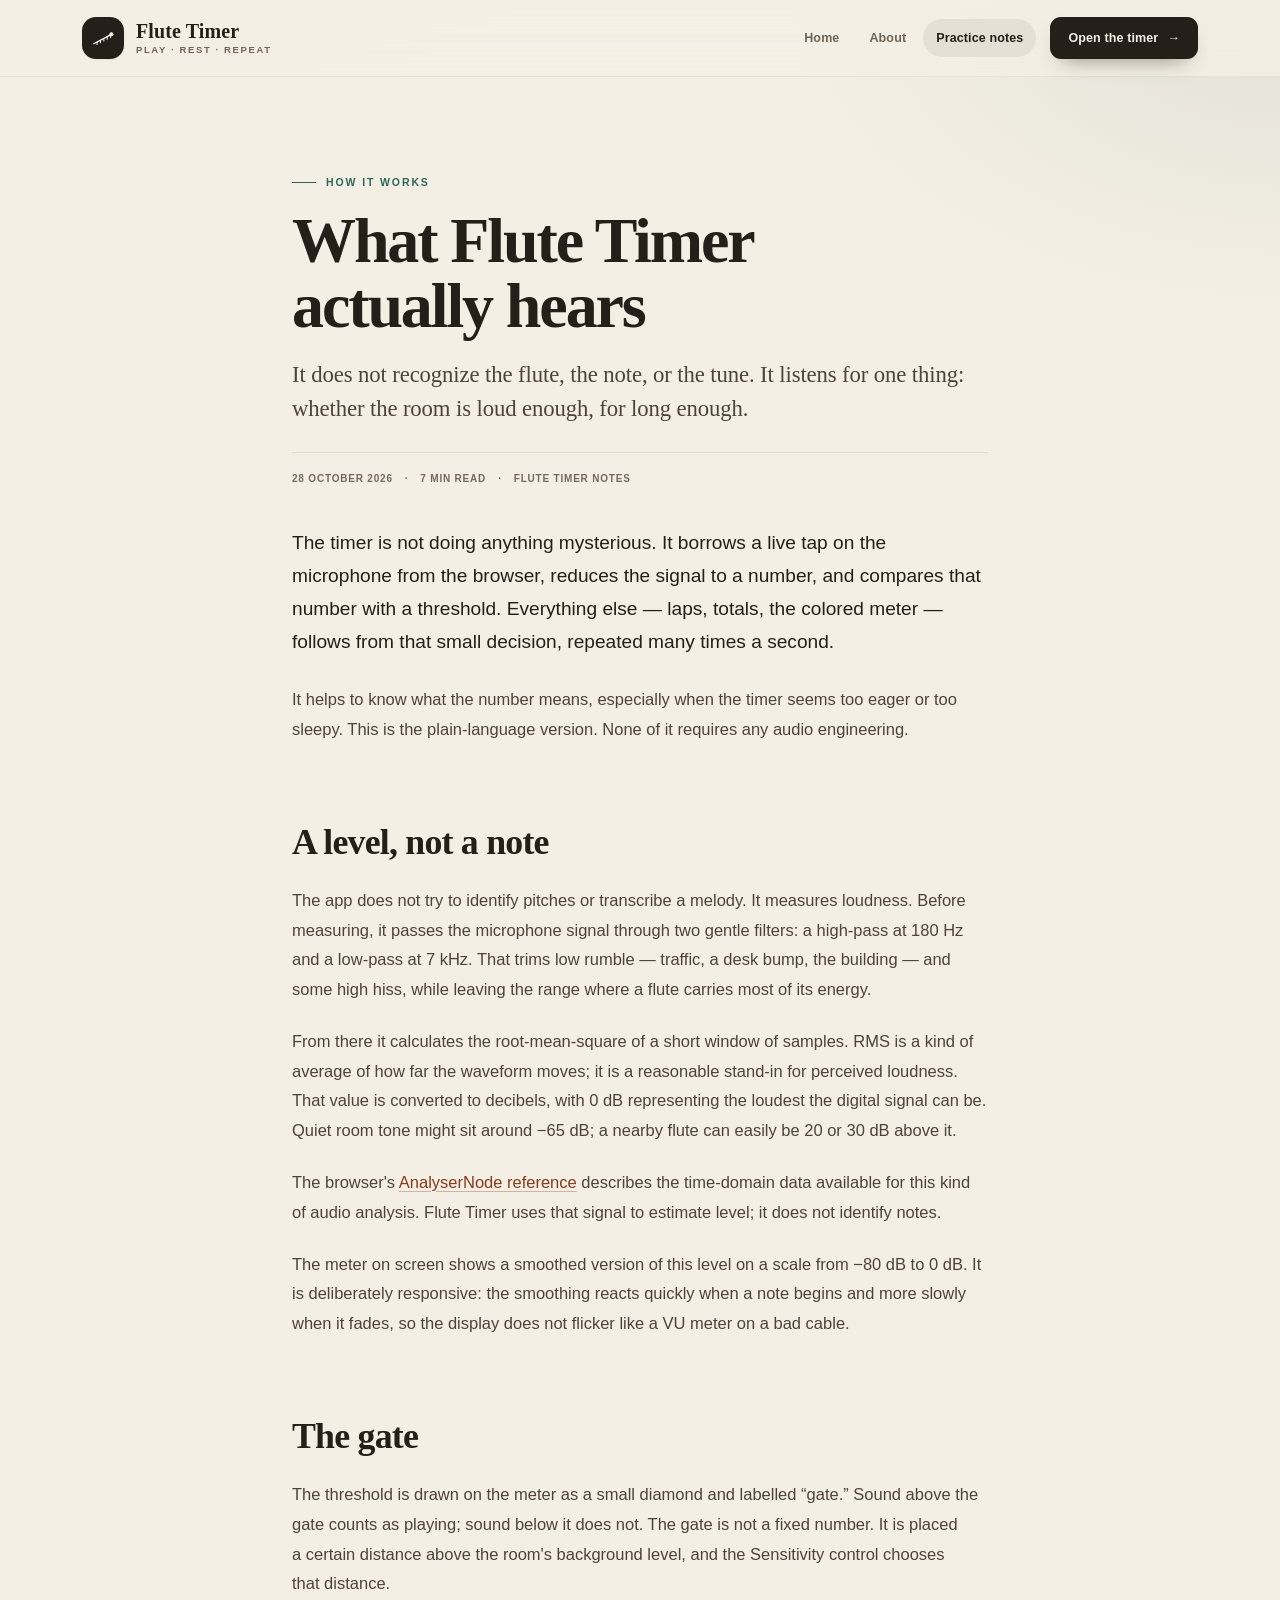
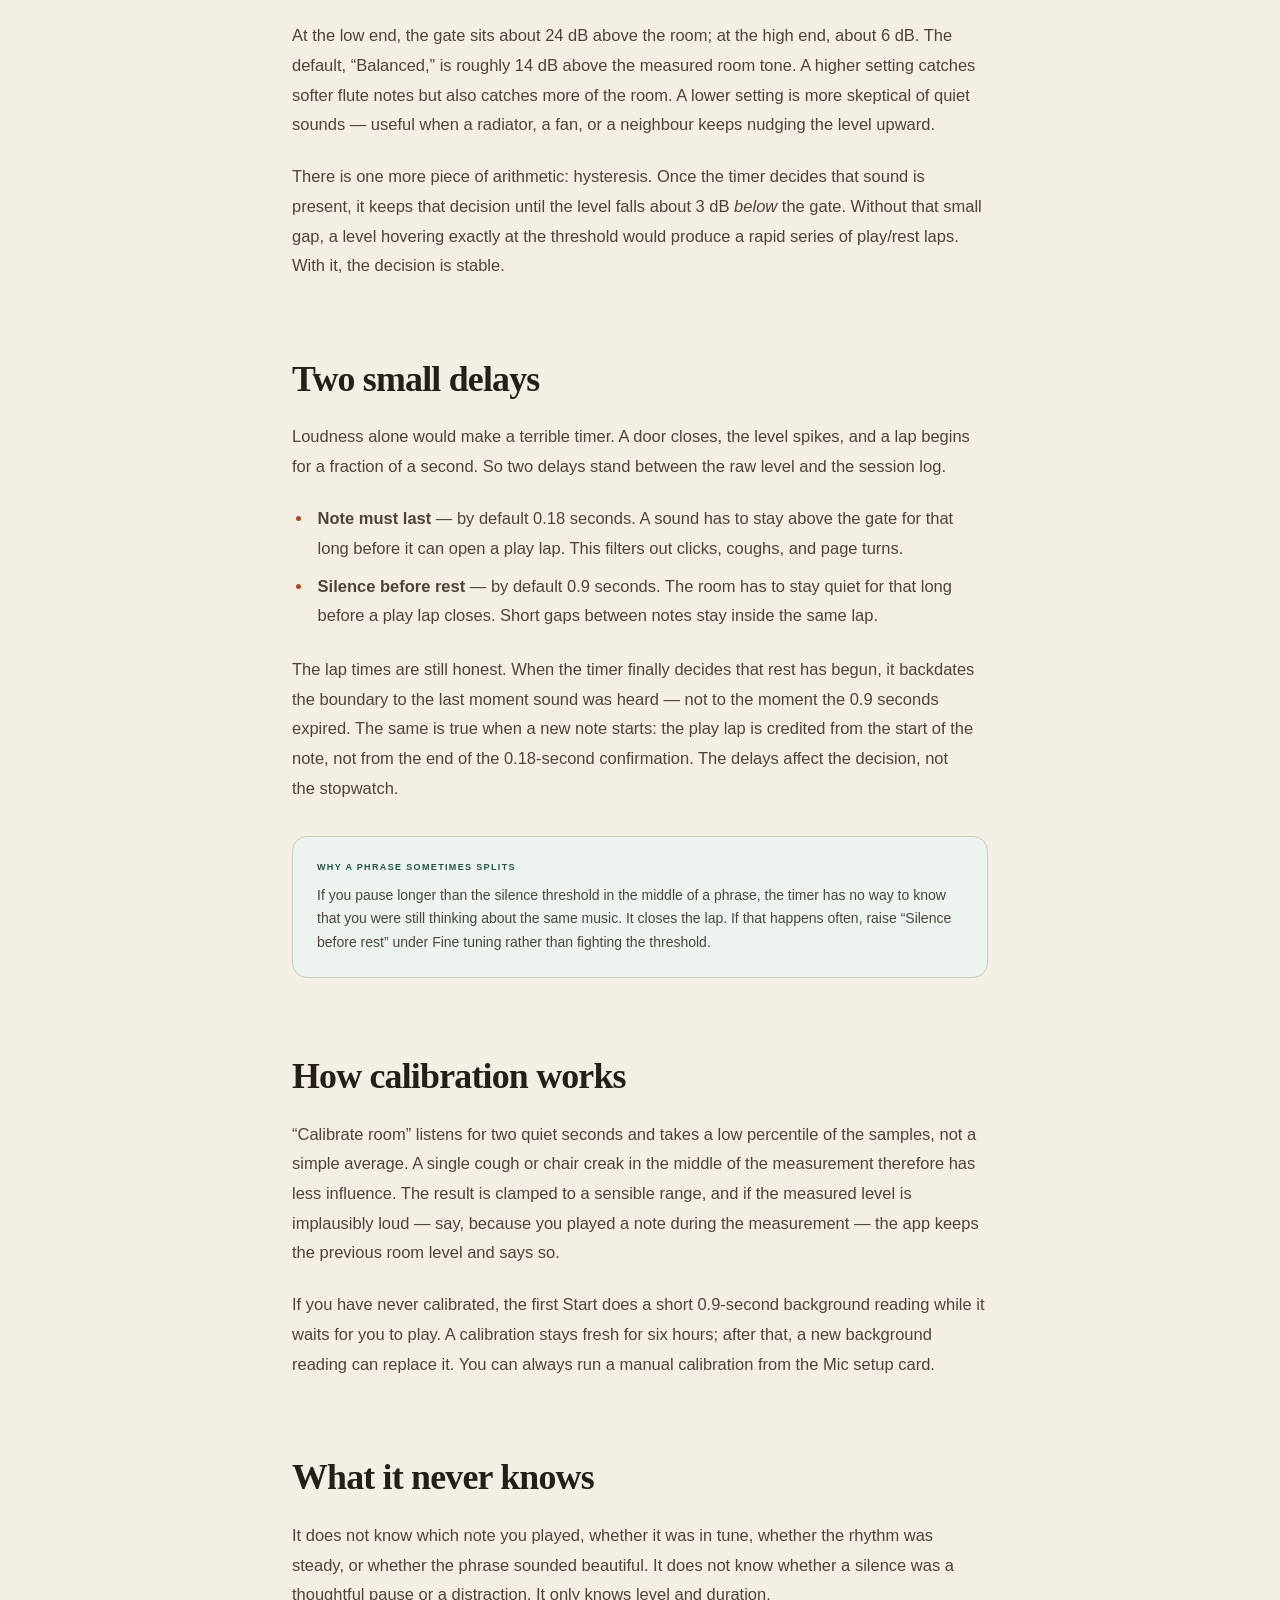
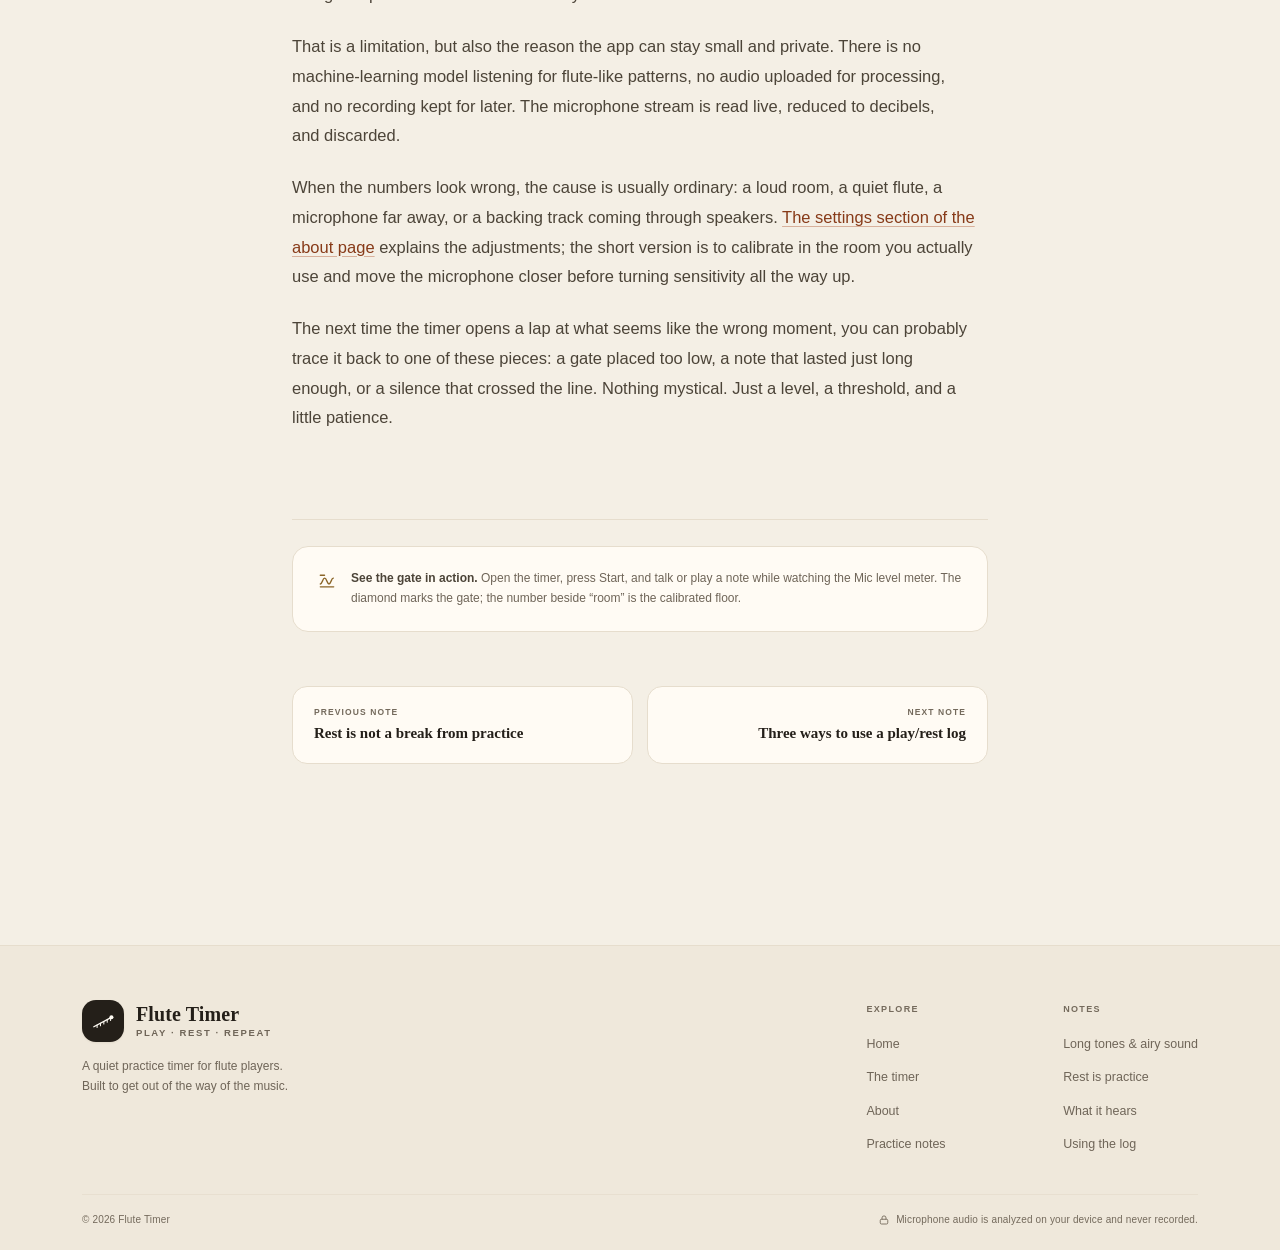
<file: blog/how-the-timer-hears-you.html>
<!doctype html>
<html lang="en">
<head>
  <meta charset="utf-8">
  <meta name="viewport" content="width=device-width, initial-scale=1">
  <meta name="color-scheme" content="light dark">
  <meta name="theme-color" content="#f4efe5">
  <meta name="description" content="A plain-language tour of how Flute Timer turns microphone levels into play and rest laps: band-pass filtering, RMS, gates, hysteresis, and calibration.">
  <meta property="og:type" content="article">
  <meta property="og:title" content="What Flute Timer actually hears — Flute Timer">
  <meta property="og:description" content="It is not listening for notes. A plain-language tour of loudness, gates, calibration, and the small delays that keep laps honest.">
  <meta name="twitter:card" content="summary">
  <title>What Flute Timer actually hears — Flute Timer</title>
  <link rel="icon" href="../assets/favicon.svg" type="image/svg+xml">
  <link rel="apple-touch-icon" href="../assets/apple-touch-icon.png">
  <link rel="stylesheet" href="../assets/site.css">
  <script>document.documentElement.classList.add('js');</script>
</head>
<body>
  <a class="skip-link" href="#main">Skip to content</a>

  <header class="site-header">
    <div class="site-header__inner">
      <a class="site-brand" href="../index.html" aria-label="Flute Timer home">
        <span class="brand-mark" aria-hidden="true">
          <svg viewBox="0 0 32 32" fill="none">
            <path d="M4.5 22.2 24.8 11.4" stroke="currentColor" stroke-width="1.6" stroke-linecap="round"/>
            <circle cx="25.4" cy="11" r="2.4" fill="currentColor"/>
            <path d="M8.4 23.2v-3.1M12.4 21.1v-3.1M16.4 19v-3.1M20.4 16.9v-3.1M24.4 14.8v-3.1" stroke="currentColor" stroke-width="1.2" stroke-linecap="round"/>
          </svg>
        </span>
        <span class="brand-text">
          <span class="brand-name">Flute Timer</span>
          <span class="brand-sub">play · rest · repeat</span>
        </span>
      </a>

      <button class="nav-toggle" type="button" aria-expanded="false" aria-controls="site-nav">
        <span class="nav-toggle__icon" aria-hidden="true"><span></span><span></span></span>
        Menu
      </button>

      <nav class="site-nav" id="site-nav" aria-label="Main">
        <a class="site-nav__link" href="../index.html">Home</a>
        <a class="site-nav__link" href="../about.html">About</a>
        <a class="site-nav__link" href="index.html" aria-current="page">Practice notes</a>
        <a class="btn btn--primary btn--small" href="../app/">
          Open the timer <span class="btn__arrow" aria-hidden="true">→</span>
        </a>
      </nav>
    </div>
  </header>

  <main id="main">
    <article>
      <header class="article-header">
        <div class="article-shell">
          <p class="eyebrow eyebrow--rest">How it works</p>
          <h1>What Flute Timer actually hears</h1>
          <p class="article-standfirst">It does not recognize the flute, the note, or the tune. It listens for one thing: whether the room is loud enough, for long enough.</p>
          <div class="article-meta">
            <span>28 October 2026</span>
            <span>7 min read</span>
            <span>Flute Timer notes</span>
          </div>
        </div>
      </header>

      <div class="article-shell">
        <div class="prose">
          <p>The timer is not doing anything mysterious. It borrows a live tap on the microphone from the browser, reduces the signal to a number, and compares that number with a threshold. Everything else — laps, totals, the colored meter — follows from that small decision, repeated many times a second.</p>

          <p>It helps to know what the number means, especially when the timer seems too eager or too sleepy. This is the plain-language version. None of it requires any audio engineering.</p>

          <h2>A level, not a note</h2>
          <p>The app does not try to identify pitches or transcribe a melody. It measures loudness. Before measuring, it passes the microphone signal through two gentle filters: a high-pass at 180 Hz and a low-pass at 7 kHz. That trims low rumble — traffic, a desk bump, the building — and some high hiss, while leaving the range where a flute carries most of its energy.</p>

          <p>From there it calculates the root-mean-square of a short window of samples. RMS is a kind of average of how far the waveform moves; it is a reasonable stand-in for perceived loudness. That value is converted to decibels, with 0 dB representing the loudest the digital signal can be. Quiet room tone might sit around −65 dB; a nearby flute can easily be 20 or 30 dB above it.</p>

          <p>The browser's <a href="https://developer.mozilla.org/en-US/docs/Web/API/AnalyserNode" target="_blank" rel="noopener noreferrer">AnalyserNode reference</a> describes the time-domain data available for this kind of audio analysis. Flute Timer uses that signal to estimate level; it does not identify notes.</p>

          <p>The meter on screen shows a smoothed version of this level on a scale from −80 dB to 0 dB. It is deliberately responsive: the smoothing reacts quickly when a note begins and more slowly when it fades, so the display does not flicker like a VU meter on a bad cable.</p>

          <h2>The gate</h2>
          <p>The threshold is drawn on the meter as a small diamond and labelled “gate.” Sound above the gate counts as playing; sound below it does not. The gate is not a fixed number. It is placed a certain distance above the room's background level, and the Sensitivity control chooses that distance.</p>

          <p>At the low end, the gate sits about 24 dB above the room; at the high end, about 6 dB. The default, “Balanced,” is roughly 14 dB above the measured room tone. A higher setting catches softer flute notes but also catches more of the room. A lower setting is more skeptical of quiet sounds — useful when a radiator, a fan, or a neighbour keeps nudging the level upward.</p>

          <p>There is one more piece of arithmetic: hysteresis. Once the timer decides that sound is present, it keeps that decision until the level falls about 3 dB <em>below</em> the gate. Without that small gap, a level hovering exactly at the threshold would produce a rapid series of play/rest laps. With it, the decision is stable.</p>

          <h2>Two small delays</h2>
          <p>Loudness alone would make a terrible timer. A door closes, the level spikes, and a lap begins for a fraction of a second. So two delays stand between the raw level and the session log.</p>

          <ul>
            <li><strong>Note must last</strong> — by default 0.18 seconds. A sound has to stay above the gate for that long before it can open a play lap. This filters out clicks, coughs, and page turns.</li>
            <li><strong>Silence before rest</strong> — by default 0.9 seconds. The room has to stay quiet for that long before a play lap closes. Short gaps between notes stay inside the same lap.</li>
          </ul>

          <p>The lap times are still honest. When the timer finally decides that rest has begun, it backdates the boundary to the last moment sound was heard — not to the moment the 0.9 seconds expired. The same is true when a new note starts: the play lap is credited from the start of the note, not from the end of the 0.18-second confirmation. The delays affect the decision, not the stopwatch.</p>

          <div class="callout callout--rest">
            <span class="callout__label">Why a phrase sometimes splits</span>
            <p>If you pause longer than the silence threshold in the middle of a phrase, the timer has no way to know that you were still thinking about the same music. It closes the lap. If that happens often, raise “Silence before rest” under Fine tuning rather than fighting the threshold.</p>
          </div>

          <h2>How calibration works</h2>
          <p>“Calibrate room” listens for two quiet seconds and takes a low percentile of the samples, not a simple average. A single cough or chair creak in the middle of the measurement therefore has less influence. The result is clamped to a sensible range, and if the measured level is implausibly loud — say, because you played a note during the measurement — the app keeps the previous room level and says so.</p>

          <p>If you have never calibrated, the first Start does a short 0.9-second background reading while it waits for you to play. A calibration stays fresh for six hours; after that, a new background reading can replace it. You can always run a manual calibration from the Mic setup card.</p>

          <h2>What it never knows</h2>
          <p>It does not know which note you played, whether it was in tune, whether the rhythm was steady, or whether the phrase sounded beautiful. It does not know whether a silence was a thoughtful pause or a distraction. It only knows level and duration.</p>

          <p>That is a limitation, but also the reason the app can stay small and private. There is no machine-learning model listening for flute-like patterns, no audio uploaded for processing, and no recording kept for later. The microphone stream is read live, reduced to decibels, and discarded.</p>

          <p>When the numbers look wrong, the cause is usually ordinary: a loud room, a quiet flute, a microphone far away, or a backing track coming through speakers. <a href="../about.html#rooms">The settings section of the about page</a> explains the adjustments; the short version is to calibrate in the room you actually use and move the microphone closer before turning sensitivity all the way up.</p>

          <p>The next time the timer opens a lap at what seems like the wrong moment, you can probably trace it back to one of these pieces: a gate placed too low, a note that lasted just long enough, or a silence that crossed the line. Nothing mystical. Just a level, a threshold, and a little patience.</p>
        </div>

        <footer class="article-foot">
          <div class="article-foot__rule"></div>
          <div class="article-foot__note">
            <svg viewBox="0 0 24 24" fill="none" aria-hidden="true"><path d="M4 15.5c2.6 0 2.6-7 5.2-7s2.6 7 5.2 7 2.6-7 5.2-7" stroke="currentColor" stroke-width="1.7" stroke-linecap="round"/><path d="M4 19h16M4 5h5" stroke="currentColor" stroke-width="1.7" stroke-linecap="round"/></svg>
            <p><strong>See the gate in action.</strong> Open the timer, press Start, and talk or play a note while watching the Mic level meter. The diamond marks the gate; the number beside “room” is the calibrated floor.</p>
          </div>
        </footer>

        <nav class="post-nav" aria-label="More practice notes">
          <a href="why-rest-is-practice.html">
            <small>Previous note</small>
            <strong>Rest is not a break from practice</strong>
          </a>
          <a href="making-a-practice-log.html">
            <small>Next note</small>
            <strong>Three ways to use a play/rest log</strong>
          </a>
        </nav>
      </div>
    </article>
  </main>

  <footer class="site-footer">
    <div class="wrap">
      <div class="site-footer__inner">
        <div class="site-footer__brand">
          <a class="site-brand" href="../index.html" aria-label="Flute Timer home">
            <span class="brand-mark" aria-hidden="true">
              <svg viewBox="0 0 32 32" fill="none">
                <path d="M4.5 22.2 24.8 11.4" stroke="currentColor" stroke-width="1.6" stroke-linecap="round"/>
                <circle cx="25.4" cy="11" r="2.4" fill="currentColor"/>
                <path d="M8.4 23.2v-3.1M12.4 21.1v-3.1M16.4 19v-3.1M20.4 16.9v-3.1M24.4 14.8v-3.1" stroke="currentColor" stroke-width="1.2" stroke-linecap="round"/>
              </svg>
            </span>
            <span class="brand-text">
              <span class="brand-name">Flute Timer</span>
              <span class="brand-sub">play · rest · repeat</span>
            </span>
          </a>
          <p>A quiet practice timer for flute players. Built to get out of the way of the music.</p>
        </div>

        <div class="site-footer__col">
          <h2>Explore</h2>
          <ul>
            <li><a href="../index.html">Home</a></li>
            <li><a href="../app/">The timer</a></li>
            <li><a href="../about.html">About</a></li>
            <li><a href="index.html">Practice notes</a></li>
          </ul>
        </div>

        <div class="site-footer__col">
          <h2>Notes</h2>
          <ul>
            <li><a href="long-tones-and-airy-sound.html">Long tones &amp; airy sound</a></li>
            <li><a href="why-rest-is-practice.html">Rest is practice</a></li>
            <li><a href="how-the-timer-hears-you.html">What it hears</a></li>
            <li><a href="making-a-practice-log.html">Using the log</a></li>
          </ul>
        </div>
      </div>

      <div class="site-footer__base">
        <span>© <span data-year>2026</span> Flute Timer</span>
        <span>
          <svg viewBox="0 0 24 24" fill="none" aria-hidden="true"><rect x="4.5" y="10.5" width="15" height="9.5" rx="2.4" stroke="currentColor" stroke-width="1.8"/><path d="M8 10.5V7.8a4 4 0 0 1 8 0v2.7" stroke="currentColor" stroke-width="1.8" stroke-linecap="round"/></svg>
          Microphone audio is analyzed on your device and never recorded.
        </span>
      </div>
    </div>
  </footer>

  <script src="../assets/site.js" defer></script>
</body>
</html>
</file>
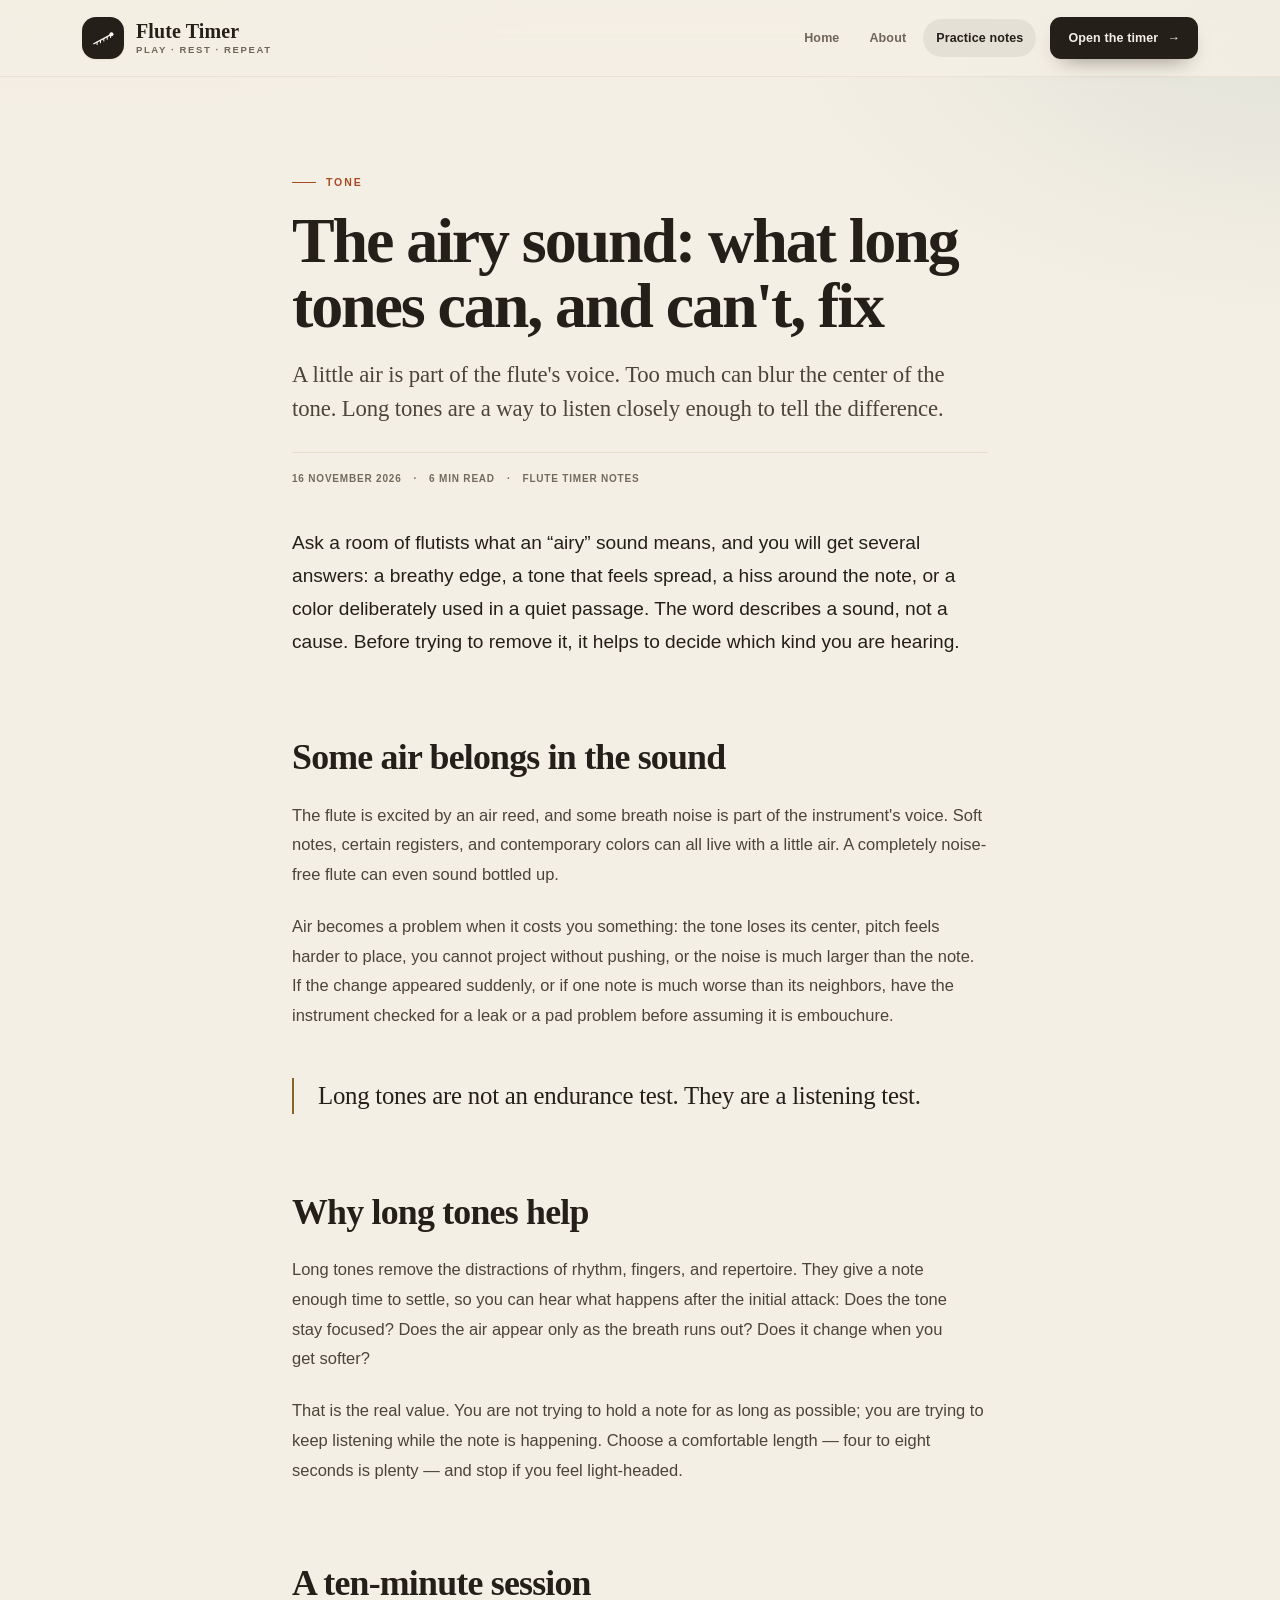
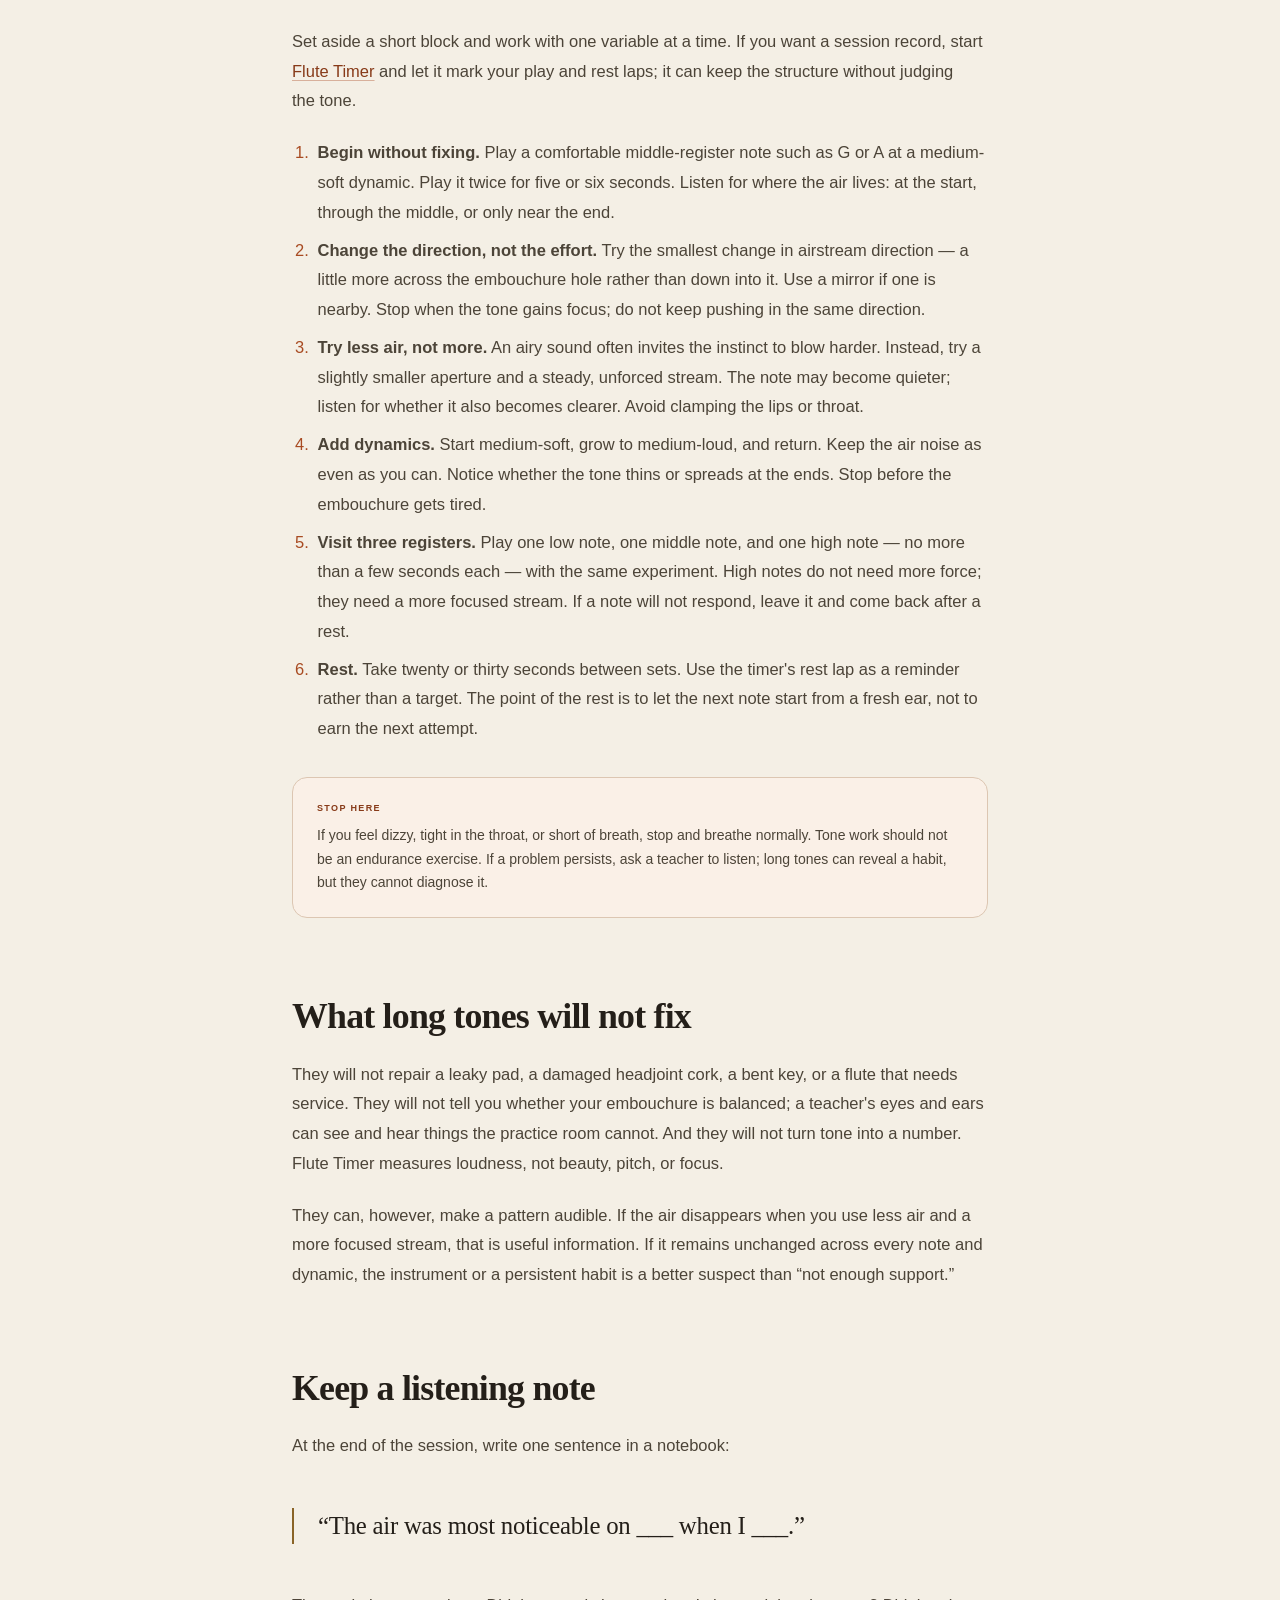
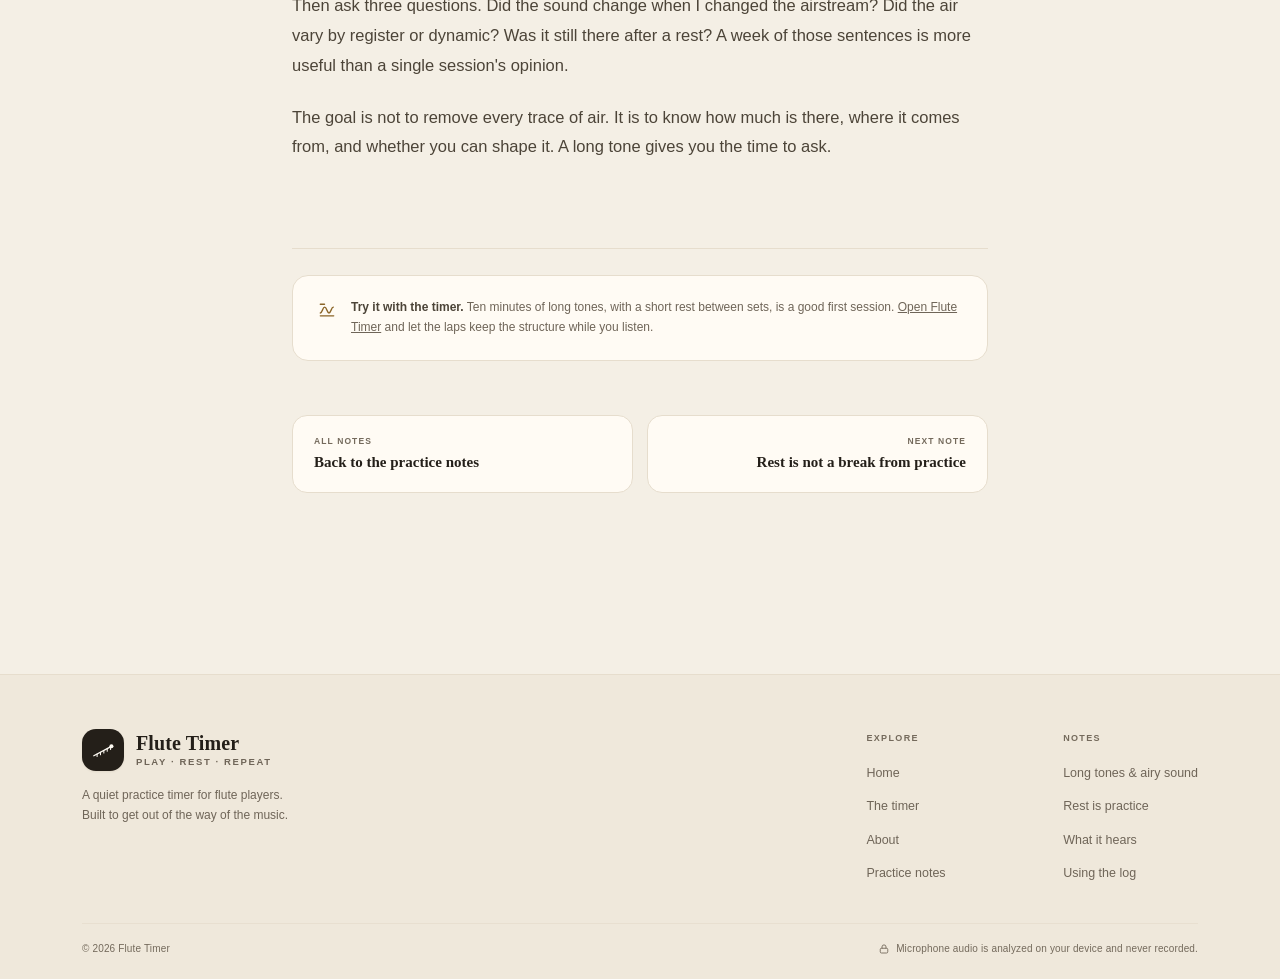
<file: blog/long-tones-and-airy-sound.html>
<!doctype html>
<html lang="en">
<head>
  <meta charset="utf-8">
  <meta name="viewport" content="width=device-width, initial-scale=1">
  <meta name="color-scheme" content="light dark">
  <meta name="theme-color" content="#f4efe5">
  <meta name="description" content="Some air is part of the flute's voice; too much can blur the center of the tone. A practical long-tone session for listening to an airy sound.">
  <meta property="og:type" content="article">
  <meta property="og:title" content="The airy sound: what long tones can, and can't, fix — Flute Timer">
  <meta property="og:description" content="A little air is part of the flute's voice. Long tones are a way to listen closely enough to tell the difference.">
  <meta name="twitter:card" content="summary">
  <title>The airy sound: what long tones can, and can't, fix — Flute Timer</title>
  <link rel="icon" href="../assets/favicon.svg" type="image/svg+xml">
  <link rel="apple-touch-icon" href="../assets/apple-touch-icon.png">
  <link rel="stylesheet" href="../assets/site.css">
  <script>document.documentElement.classList.add('js');</script>
</head>
<body>
  <a class="skip-link" href="#main">Skip to content</a>

  <header class="site-header">
    <div class="site-header__inner">
      <a class="site-brand" href="../index.html" aria-label="Flute Timer home">
        <span class="brand-mark" aria-hidden="true">
          <svg viewBox="0 0 32 32" fill="none">
            <path d="M4.5 22.2 24.8 11.4" stroke="currentColor" stroke-width="1.6" stroke-linecap="round"/>
            <circle cx="25.4" cy="11" r="2.4" fill="currentColor"/>
            <path d="M8.4 23.2v-3.1M12.4 21.1v-3.1M16.4 19v-3.1M20.4 16.9v-3.1M24.4 14.8v-3.1" stroke="currentColor" stroke-width="1.2" stroke-linecap="round"/>
          </svg>
        </span>
        <span class="brand-text">
          <span class="brand-name">Flute Timer</span>
          <span class="brand-sub">play · rest · repeat</span>
        </span>
      </a>

      <button class="nav-toggle" type="button" aria-expanded="false" aria-controls="site-nav">
        <span class="nav-toggle__icon" aria-hidden="true"><span></span><span></span></span>
        Menu
      </button>

      <nav class="site-nav" id="site-nav" aria-label="Main">
        <a class="site-nav__link" href="../index.html">Home</a>
        <a class="site-nav__link" href="../about.html">About</a>
        <a class="site-nav__link" href="index.html" aria-current="page">Practice notes</a>
        <a class="btn btn--primary btn--small" href="../app/">
          Open the timer <span class="btn__arrow" aria-hidden="true">→</span>
        </a>
      </nav>
    </div>
  </header>

  <main id="main">
    <article>
      <header class="article-header">
        <div class="article-shell">
          <p class="eyebrow">Tone</p>
          <h1>The airy sound: what long tones can, and can't, fix</h1>
          <p class="article-standfirst">A little air is part of the flute's voice. Too much can blur the center of the tone. Long tones are a way to listen closely enough to tell the difference.</p>
          <div class="article-meta">
            <span>16 November 2026</span>
            <span>6 min read</span>
            <span>Flute Timer notes</span>
          </div>
        </div>
      </header>

      <div class="article-shell">
        <div class="prose">
          <p>Ask a room of flutists what an “airy” sound means, and you will get several answers: a breathy edge, a tone that feels spread, a hiss around the note, or a color deliberately used in a quiet passage. The word describes a sound, not a cause. Before trying to remove it, it helps to decide which kind you are hearing.</p>

          <h2>Some air belongs in the sound</h2>
          <p>The flute is excited by an air reed, and some breath noise is part of the instrument's voice. Soft notes, certain registers, and contemporary colors can all live with a little air. A completely noise-free flute can even sound bottled up.</p>

          <p>Air becomes a problem when it costs you something: the tone loses its center, pitch feels harder to place, you cannot project without pushing, or the noise is much larger than the note. If the change appeared suddenly, or if one note is much worse than its neighbors, have the instrument checked for a leak or a pad problem before assuming it is embouchure.</p>

          <blockquote>Long tones are not an endurance test. They are a listening test.</blockquote>

          <h2>Why long tones help</h2>
          <p>Long tones remove the distractions of rhythm, fingers, and repertoire. They give a note enough time to settle, so you can hear what happens after the initial attack: Does the tone stay focused? Does the air appear only as the breath runs out? Does it change when you get softer?</p>

          <p>That is the real value. You are not trying to hold a note for as long as possible; you are trying to keep listening while the note is happening. Choose a comfortable length — four to eight seconds is plenty — and stop if you feel light-headed.</p>

          <h2>A ten-minute session</h2>
          <p>Set aside a short block and work with one variable at a time. If you want a session record, start <a href="../app/">Flute Timer</a> and let it mark your play and rest laps; it can keep the structure without judging the tone.</p>

          <ol>
            <li><strong>Begin without fixing.</strong> Play a comfortable middle-register note such as G or A at a medium-soft dynamic. Play it twice for five or six seconds. Listen for where the air lives: at the start, through the middle, or only near the end.</li>
            <li><strong>Change the direction, not the effort.</strong> Try the smallest change in airstream direction — a little more across the embouchure hole rather than down into it. Use a mirror if one is nearby. Stop when the tone gains focus; do not keep pushing in the same direction.</li>
            <li><strong>Try less air, not more.</strong> An airy sound often invites the instinct to blow harder. Instead, try a slightly smaller aperture and a steady, unforced stream. The note may become quieter; listen for whether it also becomes clearer. Avoid clamping the lips or throat.</li>
            <li><strong>Add dynamics.</strong> Start medium-soft, grow to medium-loud, and return. Keep the air noise as even as you can. Notice whether the tone thins or spreads at the ends. Stop before the embouchure gets tired.</li>
            <li><strong>Visit three registers.</strong> Play one low note, one middle note, and one high note — no more than a few seconds each — with the same experiment. High notes do not need more force; they need a more focused stream. If a note will not respond, leave it and come back after a rest.</li>
            <li><strong>Rest.</strong> Take twenty or thirty seconds between sets. Use the timer's rest lap as a reminder rather than a target. The point of the rest is to let the next note start from a fresh ear, not to earn the next attempt.</li>
          </ol>

          <div class="callout">
            <span class="callout__label">Stop here</span>
            <p>If you feel dizzy, tight in the throat, or short of breath, stop and breathe normally. Tone work should not be an endurance exercise. If a problem persists, ask a teacher to listen; long tones can reveal a habit, but they cannot diagnose it.</p>
          </div>

          <h2>What long tones will not fix</h2>
          <p>They will not repair a leaky pad, a damaged headjoint cork, a bent key, or a flute that needs service. They will not tell you whether your embouchure is balanced; a teacher's eyes and ears can see and hear things the practice room cannot. And they will not turn tone into a number. Flute Timer measures loudness, not beauty, pitch, or focus.</p>

          <p>They can, however, make a pattern audible. If the air disappears when you use less air and a more focused stream, that is useful information. If it remains unchanged across every note and dynamic, the instrument or a persistent habit is a better suspect than “not enough support.”</p>

          <h2>Keep a listening note</h2>
          <p>At the end of the session, write one sentence in a notebook:</p>

          <blockquote><p>“The air was most noticeable on ___ when I ___.”</p></blockquote>

          <p>Then ask three questions. Did the sound change when I changed the airstream? Did the air vary by register or dynamic? Was it still there after a rest? A week of those sentences is more useful than a single session's opinion.</p>

          <p>The goal is not to remove every trace of air. It is to know how much is there, where it comes from, and whether you can shape it. A long tone gives you the time to ask.</p>
        </div>

        <footer class="article-foot">
          <div class="article-foot__rule"></div>
          <div class="article-foot__note">
            <svg viewBox="0 0 24 24" fill="none" aria-hidden="true"><path d="M4 15.5c2.6 0 2.6-7 5.2-7s2.6 7 5.2 7 2.6-7 5.2-7" stroke="currentColor" stroke-width="1.7" stroke-linecap="round"/><path d="M4 19h16M4 5h5" stroke="currentColor" stroke-width="1.7" stroke-linecap="round"/></svg>
            <p><strong>Try it with the timer.</strong> Ten minutes of long tones, with a short rest between sets, is a good first session. <a href="../app/">Open Flute Timer</a> and let the laps keep the structure while you listen.</p>
          </div>
        </footer>

        <nav class="post-nav" aria-label="More practice notes">
          <a href="index.html">
            <small>All notes</small>
            <strong>Back to the practice notes</strong>
          </a>
          <a href="why-rest-is-practice.html">
            <small>Next note</small>
            <strong>Rest is not a break from practice</strong>
          </a>
        </nav>
      </div>
    </article>
  </main>

  <footer class="site-footer">
    <div class="wrap">
      <div class="site-footer__inner">
        <div class="site-footer__brand">
          <a class="site-brand" href="../index.html" aria-label="Flute Timer home">
            <span class="brand-mark" aria-hidden="true">
              <svg viewBox="0 0 32 32" fill="none">
                <path d="M4.5 22.2 24.8 11.4" stroke="currentColor" stroke-width="1.6" stroke-linecap="round"/>
                <circle cx="25.4" cy="11" r="2.4" fill="currentColor"/>
                <path d="M8.4 23.2v-3.1M12.4 21.1v-3.1M16.4 19v-3.1M20.4 16.9v-3.1M24.4 14.8v-3.1" stroke="currentColor" stroke-width="1.2" stroke-linecap="round"/>
              </svg>
            </span>
            <span class="brand-text">
              <span class="brand-name">Flute Timer</span>
              <span class="brand-sub">play · rest · repeat</span>
            </span>
          </a>
          <p>A quiet practice timer for flute players. Built to get out of the way of the music.</p>
        </div>

        <div class="site-footer__col">
          <h2>Explore</h2>
          <ul>
            <li><a href="../index.html">Home</a></li>
            <li><a href="../app/">The timer</a></li>
            <li><a href="../about.html">About</a></li>
            <li><a href="index.html">Practice notes</a></li>
          </ul>
        </div>

        <div class="site-footer__col">
          <h2>Notes</h2>
          <ul>
            <li><a href="long-tones-and-airy-sound.html">Long tones &amp; airy sound</a></li>
            <li><a href="why-rest-is-practice.html">Rest is practice</a></li>
            <li><a href="how-the-timer-hears-you.html">What it hears</a></li>
            <li><a href="making-a-practice-log.html">Using the log</a></li>
          </ul>
        </div>
      </div>

      <div class="site-footer__base">
        <span>© <span data-year>2026</span> Flute Timer</span>
        <span>
          <svg viewBox="0 0 24 24" fill="none" aria-hidden="true"><rect x="4.5" y="10.5" width="15" height="9.5" rx="2.4" stroke="currentColor" stroke-width="1.8"/><path d="M8 10.5V7.8a4 4 0 0 1 8 0v2.7" stroke="currentColor" stroke-width="1.8" stroke-linecap="round"/></svg>
          Microphone audio is analyzed on your device and never recorded.
        </span>
      </div>
    </div>
  </footer>

  <script src="../assets/site.js" defer></script>
</body>
</html>
</file>
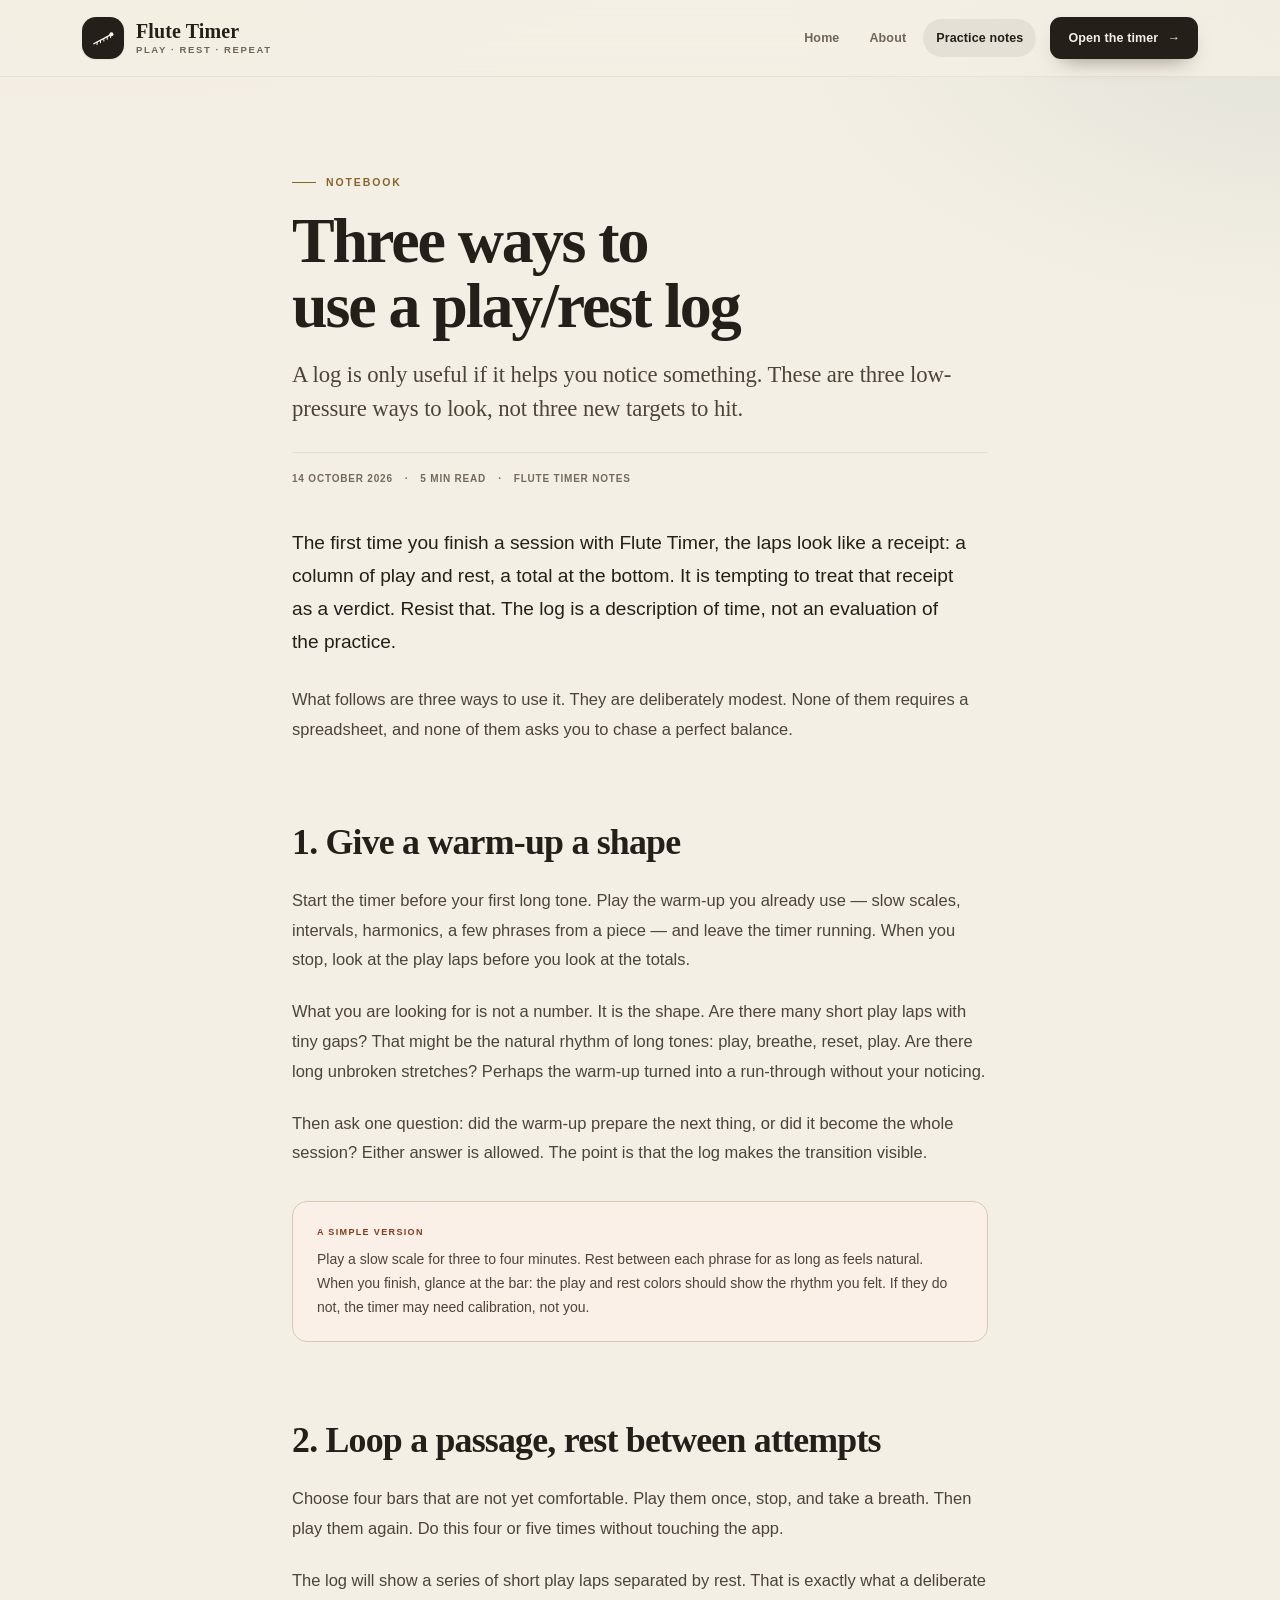
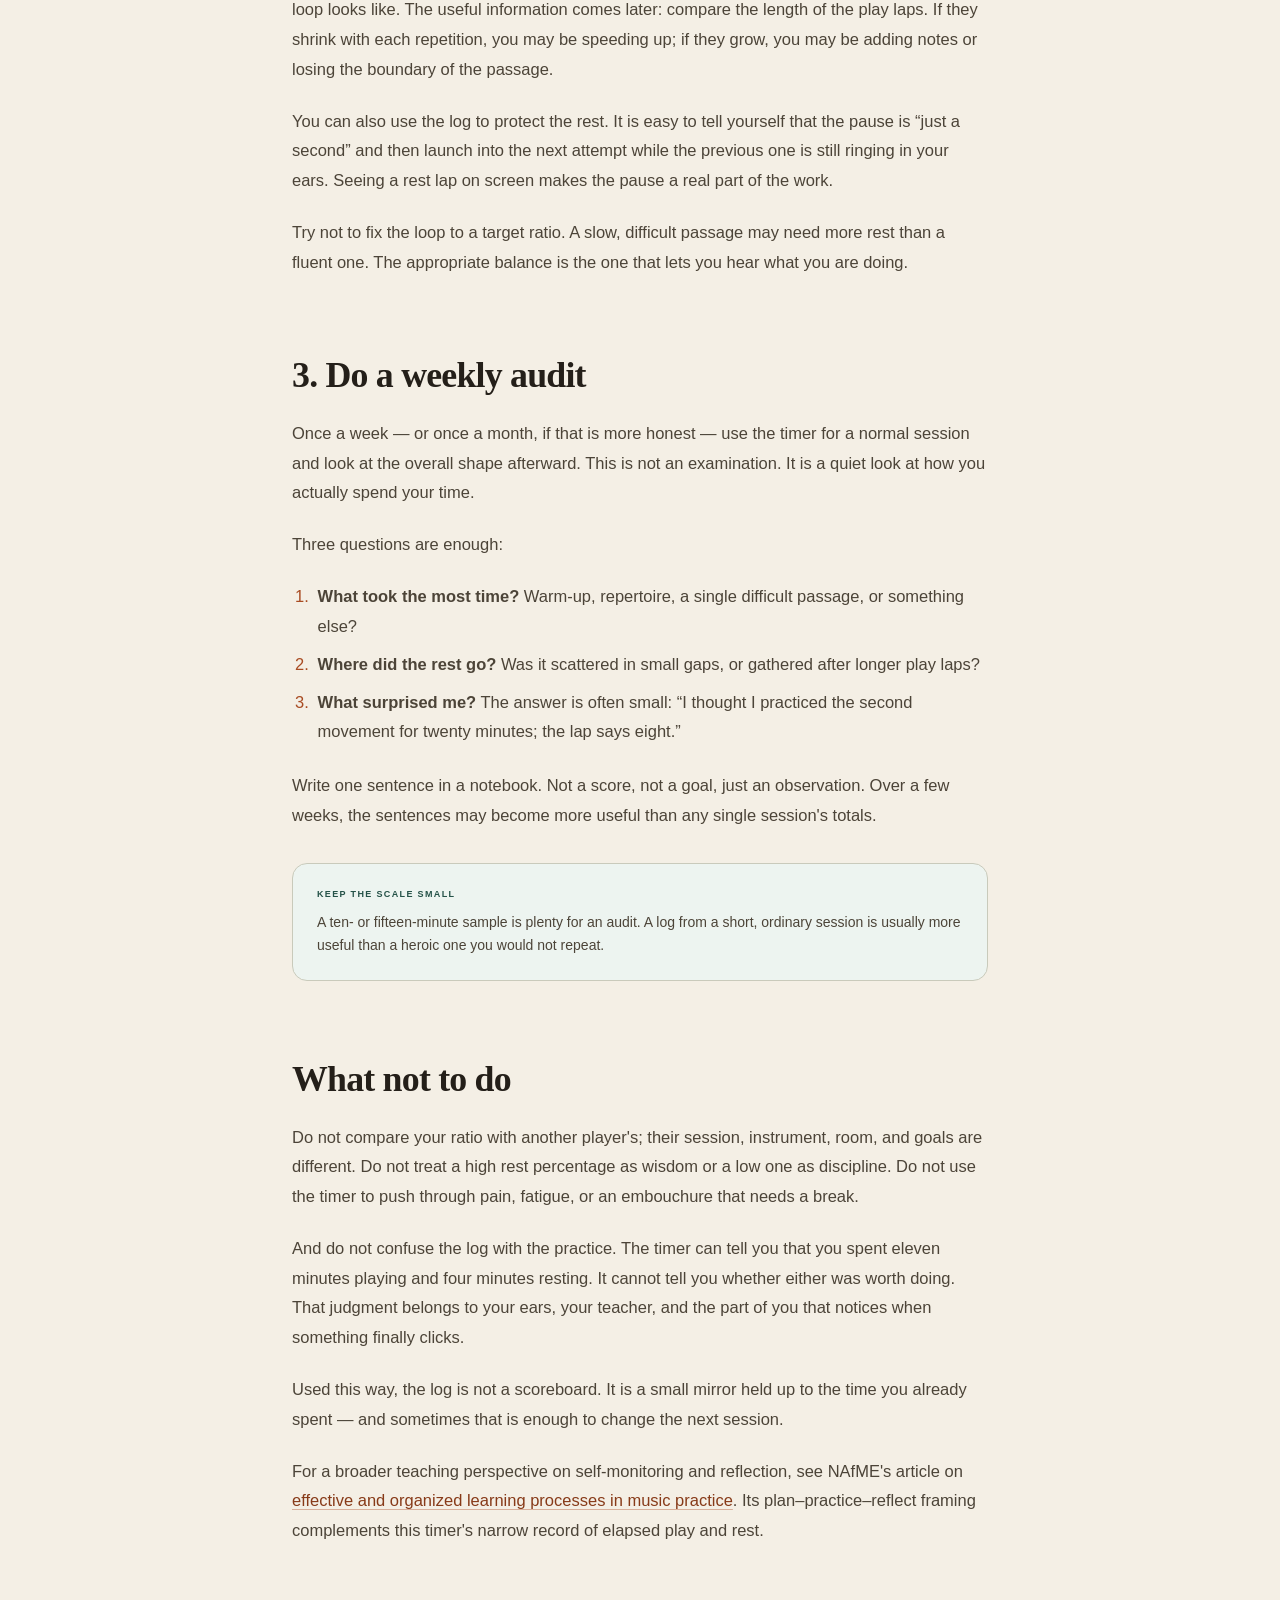
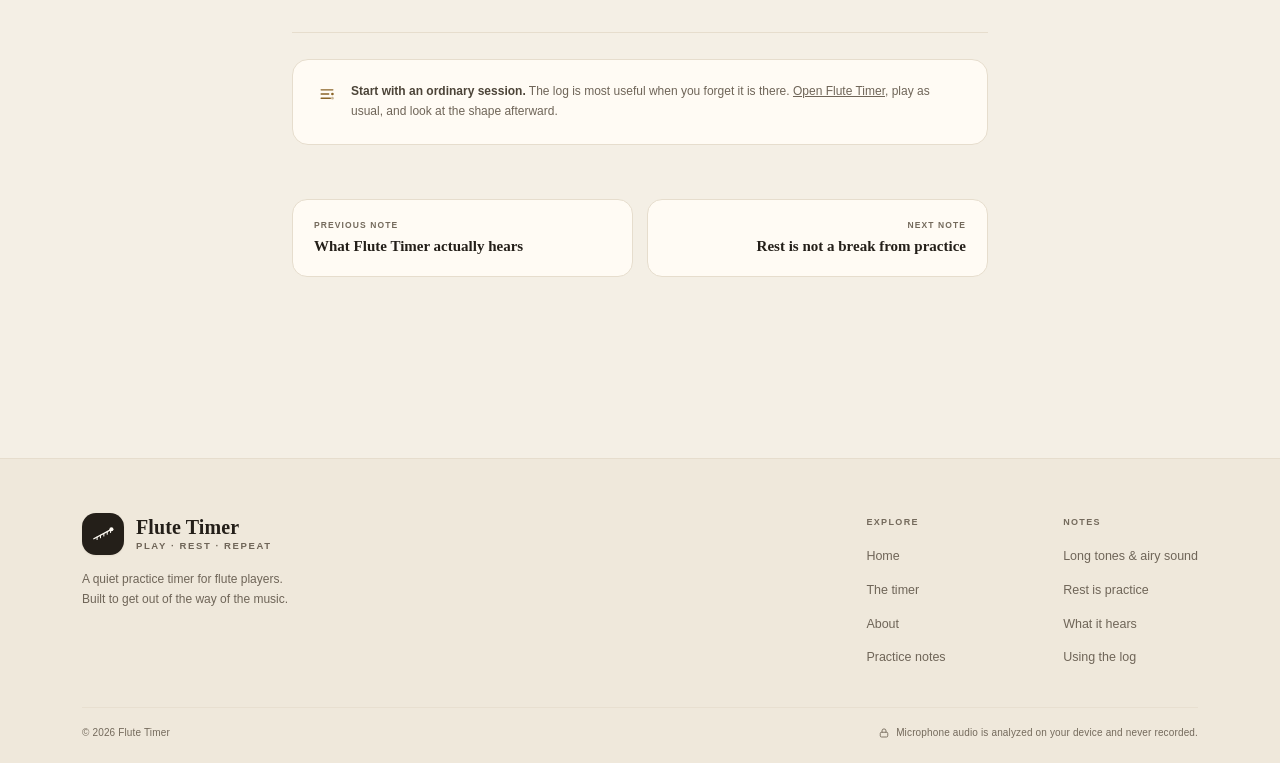
<file: blog/making-a-practice-log.html>
<!doctype html>
<html lang="en">
<head>
  <meta charset="utf-8">
  <meta name="viewport" content="width=device-width, initial-scale=1">
  <meta name="color-scheme" content="light dark">
  <meta name="theme-color" content="#f4efe5">
  <meta name="description" content="Three practical ways to use a play/rest log: for warm-ups, repeated passages, and a weekly look at your practice. Without turning the numbers into a score.">
  <meta property="og:type" content="article">
  <meta property="og:title" content="Three ways to use a play/rest log — Flute Timer">
  <meta property="og:description" content="For warm-ups, for repeated passages, and for the quiet audit at the end of a week. None of them turn practice into a score.">
  <meta name="twitter:card" content="summary">
  <title>Three ways to use a play/rest log — Flute Timer</title>
  <link rel="icon" href="../assets/favicon.svg" type="image/svg+xml">
  <link rel="apple-touch-icon" href="../assets/apple-touch-icon.png">
  <link rel="stylesheet" href="../assets/site.css">
  <script>document.documentElement.classList.add('js');</script>
</head>
<body>
  <a class="skip-link" href="#main">Skip to content</a>

  <header class="site-header">
    <div class="site-header__inner">
      <a class="site-brand" href="../index.html" aria-label="Flute Timer home">
        <span class="brand-mark" aria-hidden="true">
          <svg viewBox="0 0 32 32" fill="none">
            <path d="M4.5 22.2 24.8 11.4" stroke="currentColor" stroke-width="1.6" stroke-linecap="round"/>
            <circle cx="25.4" cy="11" r="2.4" fill="currentColor"/>
            <path d="M8.4 23.2v-3.1M12.4 21.1v-3.1M16.4 19v-3.1M20.4 16.9v-3.1M24.4 14.8v-3.1" stroke="currentColor" stroke-width="1.2" stroke-linecap="round"/>
          </svg>
        </span>
        <span class="brand-text">
          <span class="brand-name">Flute Timer</span>
          <span class="brand-sub">play · rest · repeat</span>
        </span>
      </a>

      <button class="nav-toggle" type="button" aria-expanded="false" aria-controls="site-nav">
        <span class="nav-toggle__icon" aria-hidden="true"><span></span><span></span></span>
        Menu
      </button>

      <nav class="site-nav" id="site-nav" aria-label="Main">
        <a class="site-nav__link" href="../index.html">Home</a>
        <a class="site-nav__link" href="../about.html">About</a>
        <a class="site-nav__link" href="index.html" aria-current="page">Practice notes</a>
        <a class="btn btn--primary btn--small" href="../app/">
          Open the timer <span class="btn__arrow" aria-hidden="true">→</span>
        </a>
      </nav>
    </div>
  </header>

  <main id="main">
    <article>
      <header class="article-header">
        <div class="article-shell">
          <p class="eyebrow eyebrow--gold">Notebook</p>
          <h1>Three ways to use a play/rest log</h1>
          <p class="article-standfirst">A log is only useful if it helps you notice something. These are three low-pressure ways to look, not three new targets to hit.</p>
          <div class="article-meta">
            <span>14 October 2026</span>
            <span>5 min read</span>
            <span>Flute Timer notes</span>
          </div>
        </div>
      </header>

      <div class="article-shell">
        <div class="prose">
          <p>The first time you finish a session with Flute Timer, the laps look like a receipt: a column of play and rest, a total at the bottom. It is tempting to treat that receipt as a verdict. Resist that. The log is a description of time, not an evaluation of the practice.</p>

          <p>What follows are three ways to use it. They are deliberately modest. None of them requires a spreadsheet, and none of them asks you to chase a perfect balance.</p>

          <h2>1. Give a warm-up a shape</h2>
          <p>Start the timer before your first long tone. Play the warm-up you already use — slow scales, intervals, harmonics, a few phrases from a piece — and leave the timer running. When you stop, look at the play laps before you look at the totals.</p>

          <p>What you are looking for is not a number. It is the shape. Are there many short play laps with tiny gaps? That might be the natural rhythm of long tones: play, breathe, reset, play. Are there long unbroken stretches? Perhaps the warm-up turned into a run-through without your noticing.</p>

          <p>Then ask one question: did the warm-up prepare the next thing, or did it become the whole session? Either answer is allowed. The point is that the log makes the transition visible.</p>

          <div class="callout">
            <span class="callout__label">A simple version</span>
            <p>Play a slow scale for three to four minutes. Rest between each phrase for as long as feels natural. When you finish, glance at the bar: the play and rest colors should show the rhythm you felt. If they do not, the timer may need calibration, not you.</p>
          </div>

          <h2>2. Loop a passage, rest between attempts</h2>
          <p>Choose four bars that are not yet comfortable. Play them once, stop, and take a breath. Then play them again. Do this four or five times without touching the app.</p>

          <p>The log will show a series of short play laps separated by rest. That is exactly what a deliberate loop looks like. The useful information comes later: compare the length of the play laps. If they shrink with each repetition, you may be speeding up; if they grow, you may be adding notes or losing the boundary of the passage.</p>

          <p>You can also use the log to protect the rest. It is easy to tell yourself that the pause is “just a second” and then launch into the next attempt while the previous one is still ringing in your ears. Seeing a rest lap on screen makes the pause a real part of the work.</p>

          <p>Try not to fix the loop to a target ratio. A slow, difficult passage may need more rest than a fluent one. The appropriate balance is the one that lets you hear what you are doing.</p>

          <h2>3. Do a weekly audit</h2>
          <p>Once a week — or once a month, if that is more honest — use the timer for a normal session and look at the overall shape afterward. This is not an examination. It is a quiet look at how you actually spend your time.</p>

          <p>Three questions are enough:</p>

          <ol>
            <li><strong>What took the most time?</strong> Warm-up, repertoire, a single difficult passage, or something else?</li>
            <li><strong>Where did the rest go?</strong> Was it scattered in small gaps, or gathered after longer play laps?</li>
            <li><strong>What surprised me?</strong> The answer is often small: “I thought I practiced the second movement for twenty minutes; the lap says eight.”</li>
          </ol>

          <p>Write one sentence in a notebook. Not a score, not a goal, just an observation. Over a few weeks, the sentences may become more useful than any single session's totals.</p>

          <div class="callout callout--rest">
            <span class="callout__label">Keep the scale small</span>
            <p>A ten- or fifteen-minute sample is plenty for an audit. A log from a short, ordinary session is usually more useful than a heroic one you would not repeat.</p>
          </div>

          <h2>What not to do</h2>
          <p>Do not compare your ratio with another player's; their session, instrument, room, and goals are different. Do not treat a high rest percentage as wisdom or a low one as discipline. Do not use the timer to push through pain, fatigue, or an embouchure that needs a break.</p>

          <p>And do not confuse the log with the practice. The timer can tell you that you spent eleven minutes playing and four minutes resting. It cannot tell you whether either was worth doing. That judgment belongs to your ears, your teacher, and the part of you that notices when something finally clicks.</p>

          <p>Used this way, the log is not a scoreboard. It is a small mirror held up to the time you already spent — and sometimes that is enough to change the next session.</p>

          <p>For a broader teaching perspective on self-monitoring and reflection, see NAfME's article on <a href="https://nafme.org/blog/effective-organized-learning-processes-music-practice/" target="_blank" rel="noopener noreferrer">effective and organized learning processes in music practice</a>. Its plan–practice–reflect framing complements this timer's narrow record of elapsed play and rest.</p>
        </div>

        <footer class="article-foot">
          <div class="article-foot__rule"></div>
          <div class="article-foot__note">
            <svg viewBox="0 0 24 24" fill="none" aria-hidden="true"><path d="M5 7h14M5 12h9M5 17h11" stroke="currentColor" stroke-width="1.7" stroke-linecap="round"/><circle cx="18.5" cy="12" r="1.6" fill="currentColor"/><circle cx="18.5" cy="17" r="1.6" fill="currentColor" opacity=".45"/></svg>
            <p><strong>Start with an ordinary session.</strong> The log is most useful when you forget it is there. <a href="../app/">Open Flute Timer</a>, play as usual, and look at the shape afterward.</p>
          </div>
        </footer>

        <nav class="post-nav" aria-label="More practice notes">
          <a href="how-the-timer-hears-you.html">
            <small>Previous note</small>
            <strong>What Flute Timer actually hears</strong>
          </a>
          <a href="why-rest-is-practice.html">
            <small>Next note</small>
            <strong>Rest is not a break from practice</strong>
          </a>
        </nav>
      </div>
    </article>
  </main>

  <footer class="site-footer">
    <div class="wrap">
      <div class="site-footer__inner">
        <div class="site-footer__brand">
          <a class="site-brand" href="../index.html" aria-label="Flute Timer home">
            <span class="brand-mark" aria-hidden="true">
              <svg viewBox="0 0 32 32" fill="none">
                <path d="M4.5 22.2 24.8 11.4" stroke="currentColor" stroke-width="1.6" stroke-linecap="round"/>
                <circle cx="25.4" cy="11" r="2.4" fill="currentColor"/>
                <path d="M8.4 23.2v-3.1M12.4 21.1v-3.1M16.4 19v-3.1M20.4 16.9v-3.1M24.4 14.8v-3.1" stroke="currentColor" stroke-width="1.2" stroke-linecap="round"/>
              </svg>
            </span>
            <span class="brand-text">
              <span class="brand-name">Flute Timer</span>
              <span class="brand-sub">play · rest · repeat</span>
            </span>
          </a>
          <p>A quiet practice timer for flute players. Built to get out of the way of the music.</p>
        </div>

        <div class="site-footer__col">
          <h2>Explore</h2>
          <ul>
            <li><a href="../index.html">Home</a></li>
            <li><a href="../app/">The timer</a></li>
            <li><a href="../about.html">About</a></li>
            <li><a href="index.html">Practice notes</a></li>
          </ul>
        </div>

        <div class="site-footer__col">
          <h2>Notes</h2>
          <ul>
            <li><a href="long-tones-and-airy-sound.html">Long tones &amp; airy sound</a></li>
            <li><a href="why-rest-is-practice.html">Rest is practice</a></li>
            <li><a href="how-the-timer-hears-you.html">What it hears</a></li>
            <li><a href="making-a-practice-log.html">Using the log</a></li>
          </ul>
        </div>
      </div>

      <div class="site-footer__base">
        <span>© <span data-year>2026</span> Flute Timer</span>
        <span>
          <svg viewBox="0 0 24 24" fill="none" aria-hidden="true"><rect x="4.5" y="10.5" width="15" height="9.5" rx="2.4" stroke="currentColor" stroke-width="1.8"/><path d="M8 10.5V7.8a4 4 0 0 1 8 0v2.7" stroke="currentColor" stroke-width="1.8" stroke-linecap="round"/></svg>
          Microphone audio is analyzed on your device and never recorded.
        </span>
      </div>
    </div>
  </footer>

  <script src="../assets/site.js" defer></script>
</body>
</html>
</file>
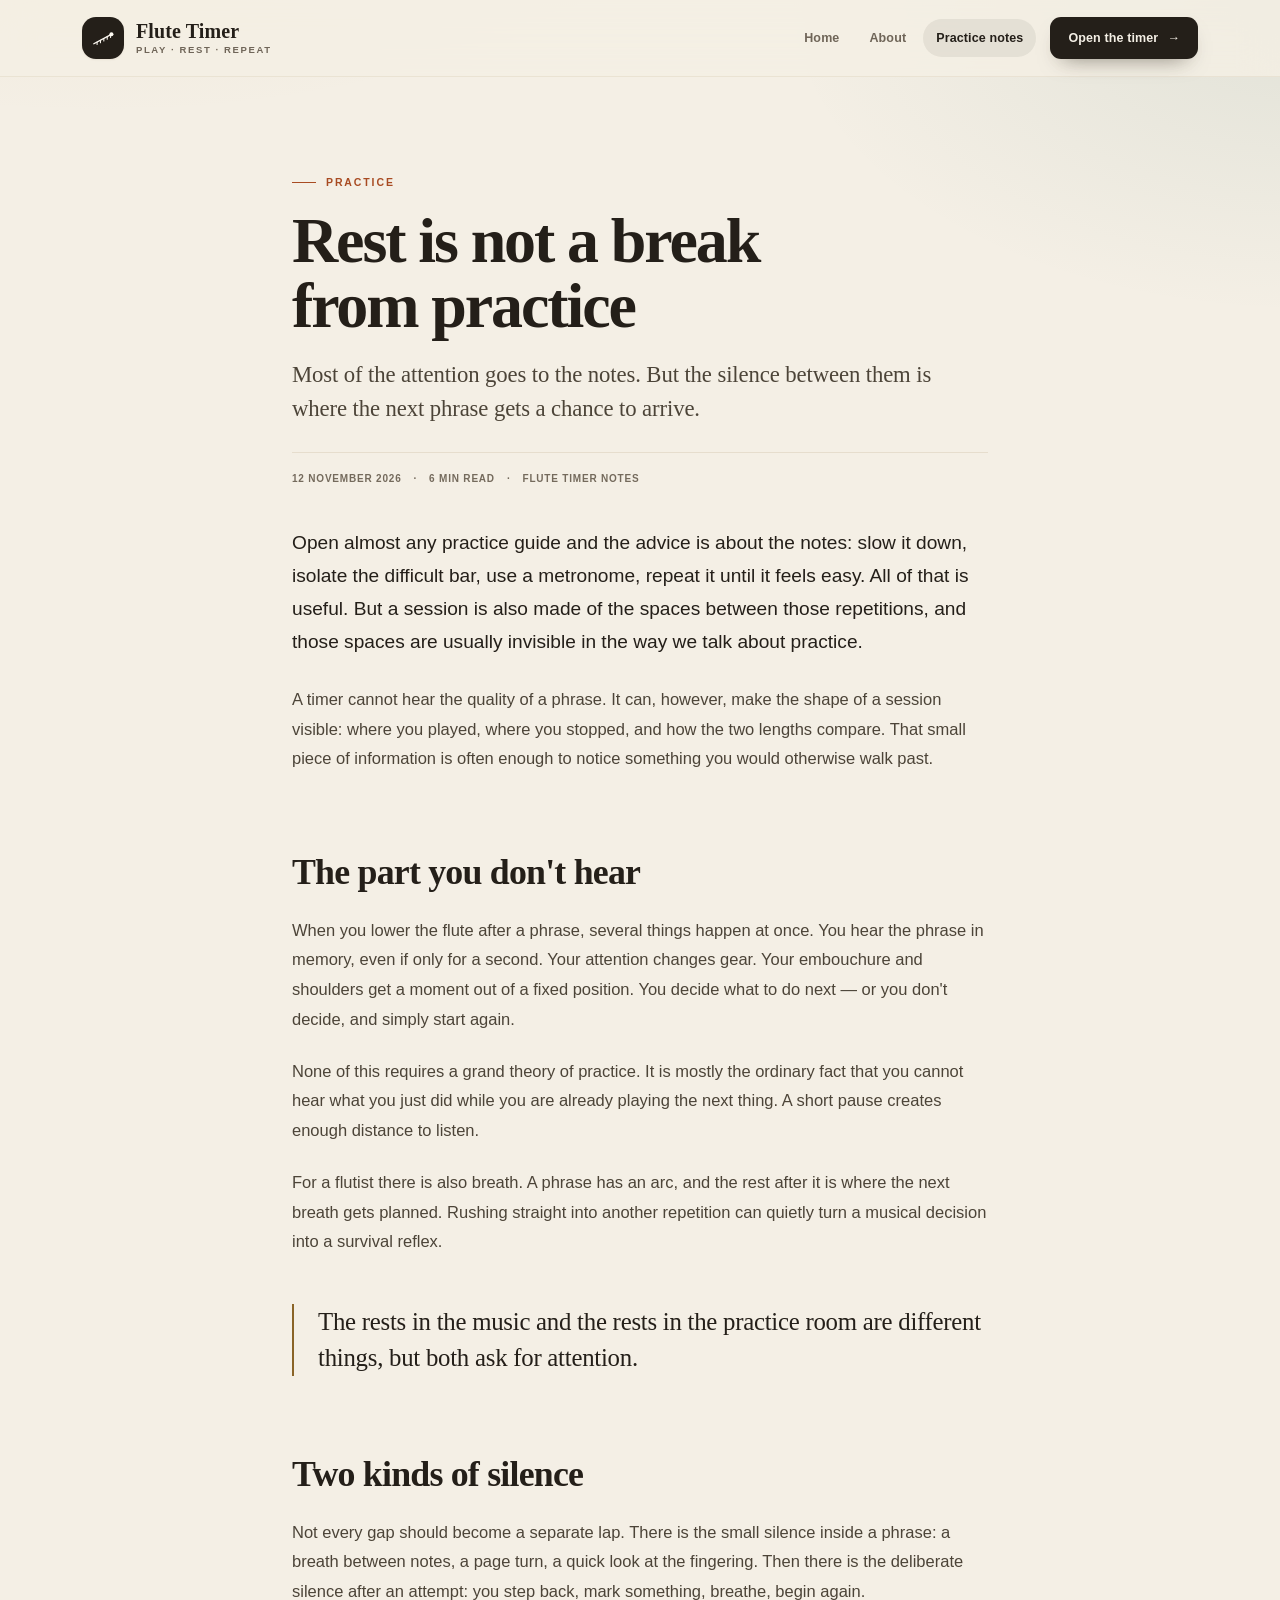
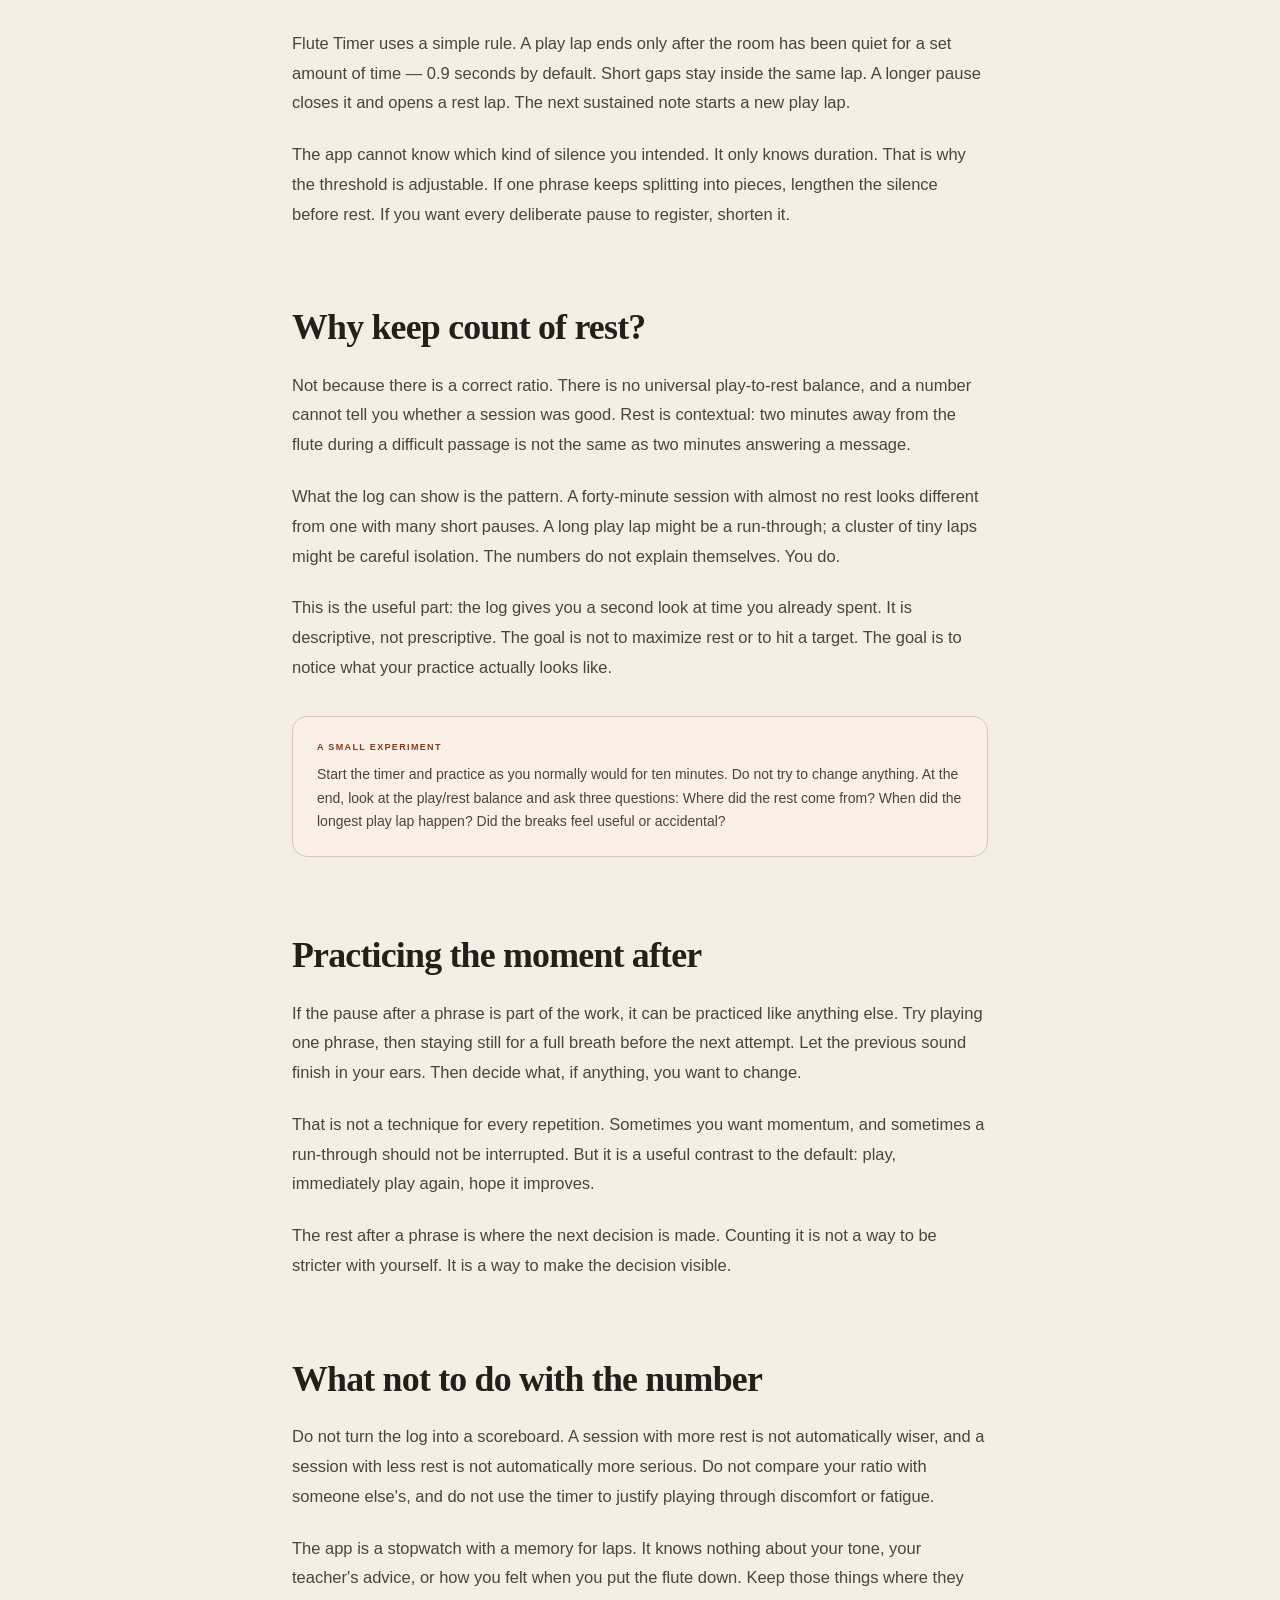
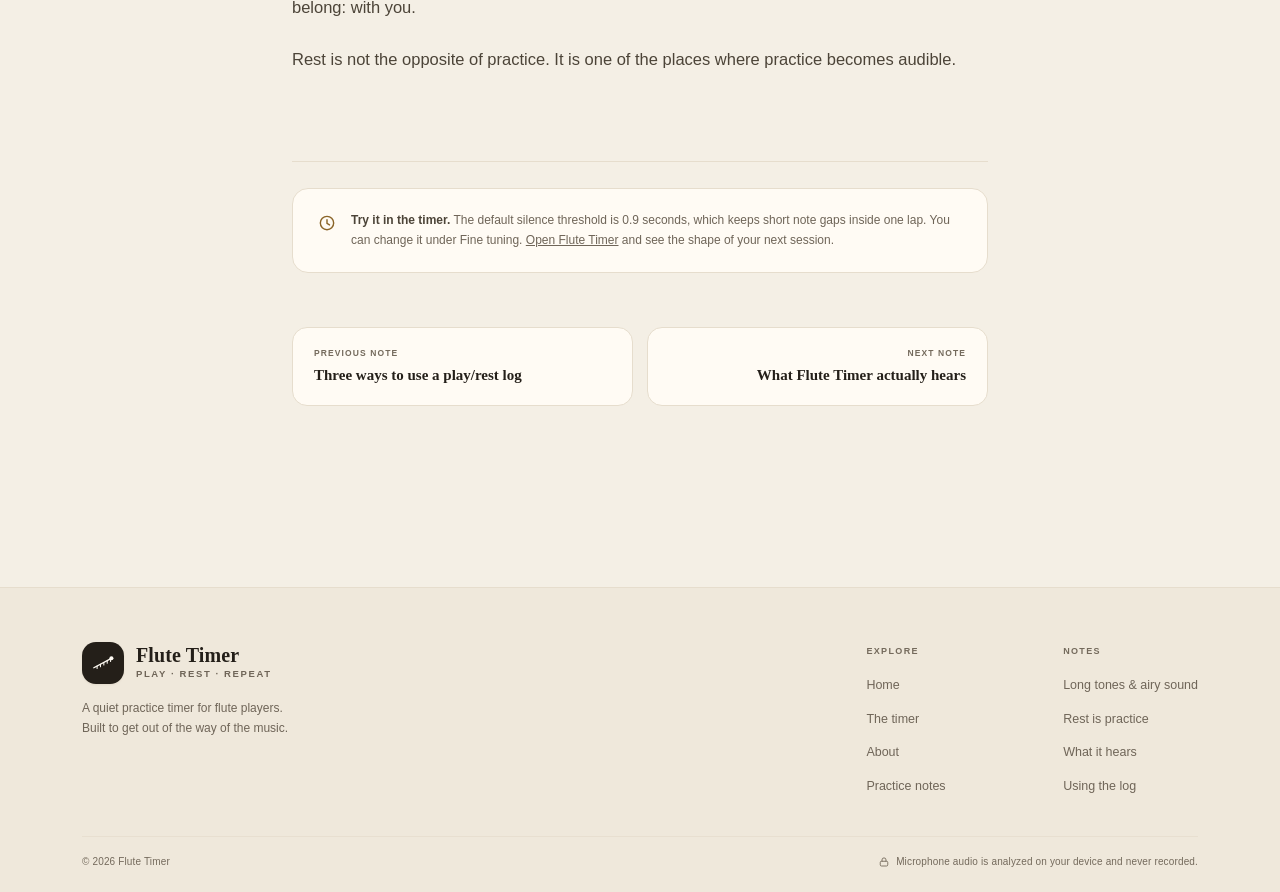
<file: blog/why-rest-is-practice.html>
<!doctype html>
<html lang="en">
<head>
  <meta charset="utf-8">
  <meta name="viewport" content="width=device-width, initial-scale=1">
  <meta name="color-scheme" content="light dark">
  <meta name="theme-color" content="#f4efe5">
  <meta name="description" content="The silence between phrases is not empty time. A practical look at rest, attention, and what a play/rest log can show a flute player.">
  <meta property="og:type" content="article">
  <meta property="og:title" content="Rest is not a break from practice — Flute Timer">
  <meta property="og:description" content="The silence between phrases is part of how a session holds together. How to notice it without turning it into a score.">
  <meta name="twitter:card" content="summary">
  <title>Rest is not a break from practice — Flute Timer</title>
  <link rel="icon" href="../assets/favicon.svg" type="image/svg+xml">
  <link rel="apple-touch-icon" href="../assets/apple-touch-icon.png">
  <link rel="stylesheet" href="../assets/site.css">
  <script>document.documentElement.classList.add('js');</script>
</head>
<body>
  <a class="skip-link" href="#main">Skip to content</a>

  <header class="site-header">
    <div class="site-header__inner">
      <a class="site-brand" href="../index.html" aria-label="Flute Timer home">
        <span class="brand-mark" aria-hidden="true">
          <svg viewBox="0 0 32 32" fill="none">
            <path d="M4.5 22.2 24.8 11.4" stroke="currentColor" stroke-width="1.6" stroke-linecap="round"/>
            <circle cx="25.4" cy="11" r="2.4" fill="currentColor"/>
            <path d="M8.4 23.2v-3.1M12.4 21.1v-3.1M16.4 19v-3.1M20.4 16.9v-3.1M24.4 14.8v-3.1" stroke="currentColor" stroke-width="1.2" stroke-linecap="round"/>
          </svg>
        </span>
        <span class="brand-text">
          <span class="brand-name">Flute Timer</span>
          <span class="brand-sub">play · rest · repeat</span>
        </span>
      </a>

      <button class="nav-toggle" type="button" aria-expanded="false" aria-controls="site-nav">
        <span class="nav-toggle__icon" aria-hidden="true"><span></span><span></span></span>
        Menu
      </button>

      <nav class="site-nav" id="site-nav" aria-label="Main">
        <a class="site-nav__link" href="../index.html">Home</a>
        <a class="site-nav__link" href="../about.html">About</a>
        <a class="site-nav__link" href="index.html" aria-current="page">Practice notes</a>
        <a class="btn btn--primary btn--small" href="../app/">
          Open the timer <span class="btn__arrow" aria-hidden="true">→</span>
        </a>
      </nav>
    </div>
  </header>

  <main id="main">
    <article>
      <header class="article-header">
        <div class="article-shell">
          <p class="eyebrow">Practice</p>
          <h1>Rest is not a break from practice</h1>
          <p class="article-standfirst">Most of the attention goes to the notes. But the silence between them is where the next phrase gets a chance to arrive.</p>
          <div class="article-meta">
            <span>12 November 2026</span>
            <span>6 min read</span>
            <span>Flute Timer notes</span>
          </div>
        </div>
      </header>

      <div class="article-shell">
        <div class="prose">
          <p>Open almost any practice guide and the advice is about the notes: slow it down, isolate the difficult bar, use a metronome, repeat it until it feels easy. All of that is useful. But a session is also made of the spaces between those repetitions, and those spaces are usually invisible in the way we talk about practice.</p>

          <p>A timer cannot hear the quality of a phrase. It can, however, make the shape of a session visible: where you played, where you stopped, and how the two lengths compare. That small piece of information is often enough to notice something you would otherwise walk past.</p>

          <h2>The part you don't hear</h2>
          <p>When you lower the flute after a phrase, several things happen at once. You hear the phrase in memory, even if only for a second. Your attention changes gear. Your embouchure and shoulders get a moment out of a fixed position. You decide what to do next — or you don't decide, and simply start again.</p>

          <p>None of this requires a grand theory of practice. It is mostly the ordinary fact that you cannot hear what you just did while you are already playing the next thing. A short pause creates enough distance to listen.</p>

          <p>For a flutist there is also breath. A phrase has an arc, and the rest after it is where the next breath gets planned. Rushing straight into another repetition can quietly turn a musical decision into a survival reflex.</p>

          <blockquote>The rests in the music and the rests in the practice room are different things, but both ask for attention.</blockquote>

          <h2>Two kinds of silence</h2>
          <p>Not every gap should become a separate lap. There is the small silence inside a phrase: a breath between notes, a page turn, a quick look at the fingering. Then there is the deliberate silence after an attempt: you step back, mark something, breathe, begin again.</p>

          <p>Flute Timer uses a simple rule. A play lap ends only after the room has been quiet for a set amount of time — 0.9 seconds by default. Short gaps stay inside the same lap. A longer pause closes it and opens a rest lap. The next sustained note starts a new play lap.</p>

          <p>The app cannot know which kind of silence you intended. It only knows duration. That is why the threshold is adjustable. If one phrase keeps splitting into pieces, lengthen the silence before rest. If you want every deliberate pause to register, shorten it.</p>

          <h2>Why keep count of rest?</h2>
          <p>Not because there is a correct ratio. There is no universal play-to-rest balance, and a number cannot tell you whether a session was good. Rest is contextual: two minutes away from the flute during a difficult passage is not the same as two minutes answering a message.</p>

          <p>What the log can show is the pattern. A forty-minute session with almost no rest looks different from one with many short pauses. A long play lap might be a run-through; a cluster of tiny laps might be careful isolation. The numbers do not explain themselves. You do.</p>

          <p>This is the useful part: the log gives you a second look at time you already spent. It is descriptive, not prescriptive. The goal is not to maximize rest or to hit a target. The goal is to notice what your practice actually looks like.</p>

          <div class="callout">
            <span class="callout__label">A small experiment</span>
            <p>Start the timer and practice as you normally would for ten minutes. Do not try to change anything. At the end, look at the play/rest balance and ask three questions: Where did the rest come from? When did the longest play lap happen? Did the breaks feel useful or accidental?</p>
          </div>

          <h2>Practicing the moment after</h2>
          <p>If the pause after a phrase is part of the work, it can be practiced like anything else. Try playing one phrase, then staying still for a full breath before the next attempt. Let the previous sound finish in your ears. Then decide what, if anything, you want to change.</p>

          <p>That is not a technique for every repetition. Sometimes you want momentum, and sometimes a run-through should not be interrupted. But it is a useful contrast to the default: play, immediately play again, hope it improves.</p>

          <p>The rest after a phrase is where the next decision is made. Counting it is not a way to be stricter with yourself. It is a way to make the decision visible.</p>

          <h2>What not to do with the number</h2>
          <p>Do not turn the log into a scoreboard. A session with more rest is not automatically wiser, and a session with less rest is not automatically more serious. Do not compare your ratio with someone else's, and do not use the timer to justify playing through discomfort or fatigue.</p>

          <p>The app is a stopwatch with a memory for laps. It knows nothing about your tone, your teacher's advice, or how you felt when you put the flute down. Keep those things where they belong: with you.</p>

          <p>Rest is not the opposite of practice. It is one of the places where practice becomes audible.</p>
        </div>

        <footer class="article-foot">
          <div class="article-foot__rule"></div>
          <div class="article-foot__note">
            <svg viewBox="0 0 24 24" fill="none" aria-hidden="true"><circle cx="12" cy="12" r="8" stroke="currentColor" stroke-width="1.7"/><path d="M12 8v4.5l3 1.8" stroke="currentColor" stroke-width="1.7" stroke-linecap="round"/></svg>
            <p><strong>Try it in the timer.</strong> The default silence threshold is 0.9 seconds, which keeps short note gaps inside one lap. You can change it under Fine tuning. <a href="../app/">Open Flute Timer</a> and see the shape of your next session.</p>
          </div>
        </footer>

        <nav class="post-nav" aria-label="More practice notes">
          <a href="making-a-practice-log.html">
            <small>Previous note</small>
            <strong>Three ways to use a play/rest log</strong>
          </a>
          <a href="how-the-timer-hears-you.html">
            <small>Next note</small>
            <strong>What Flute Timer actually hears</strong>
          </a>
        </nav>
      </div>
    </article>
  </main>

  <footer class="site-footer">
    <div class="wrap">
      <div class="site-footer__inner">
        <div class="site-footer__brand">
          <a class="site-brand" href="../index.html" aria-label="Flute Timer home">
            <span class="brand-mark" aria-hidden="true">
              <svg viewBox="0 0 32 32" fill="none">
                <path d="M4.5 22.2 24.8 11.4" stroke="currentColor" stroke-width="1.6" stroke-linecap="round"/>
                <circle cx="25.4" cy="11" r="2.4" fill="currentColor"/>
                <path d="M8.4 23.2v-3.1M12.4 21.1v-3.1M16.4 19v-3.1M20.4 16.9v-3.1M24.4 14.8v-3.1" stroke="currentColor" stroke-width="1.2" stroke-linecap="round"/>
              </svg>
            </span>
            <span class="brand-text">
              <span class="brand-name">Flute Timer</span>
              <span class="brand-sub">play · rest · repeat</span>
            </span>
          </a>
          <p>A quiet practice timer for flute players. Built to get out of the way of the music.</p>
        </div>

        <div class="site-footer__col">
          <h2>Explore</h2>
          <ul>
            <li><a href="../index.html">Home</a></li>
            <li><a href="../app/">The timer</a></li>
            <li><a href="../about.html">About</a></li>
            <li><a href="index.html">Practice notes</a></li>
          </ul>
        </div>

        <div class="site-footer__col">
          <h2>Notes</h2>
          <ul>
            <li><a href="long-tones-and-airy-sound.html">Long tones &amp; airy sound</a></li>
            <li><a href="why-rest-is-practice.html">Rest is practice</a></li>
            <li><a href="how-the-timer-hears-you.html">What it hears</a></li>
            <li><a href="making-a-practice-log.html">Using the log</a></li>
          </ul>
        </div>
      </div>

      <div class="site-footer__base">
        <span>© <span data-year>2026</span> Flute Timer</span>
        <span>
          <svg viewBox="0 0 24 24" fill="none" aria-hidden="true"><rect x="4.5" y="10.5" width="15" height="9.5" rx="2.4" stroke="currentColor" stroke-width="1.8"/><path d="M8 10.5V7.8a4 4 0 0 1 8 0v2.7" stroke="currentColor" stroke-width="1.8" stroke-linecap="round"/></svg>
          Microphone audio is analyzed on your device and never recorded.
        </span>
      </div>
    </div>
  </footer>

  <script src="../assets/site.js" defer></script>
</body>
</html>
</file>
<file: assets/site.css>
/* ---------------------------------------------------------------
   Flute Timer — site styles
   Shared by the homepage, about page and practice notes.
   --------------------------------------------------------------- */
:root {
  --bg: #f4efe5;
  --bg-deep: #ece4d5;
  --card: #fffbf4;
  --card-translucent: rgba(255, 251, 244, 0.8);
  --ink: #241f19;
  --ink-soft: #4c4438;
  --muted: #6f6558;
  --faint: #746a5c;
  --line: #e6ddcd;
  --line-strong: #d5c8b4;
  --play: #a84b22;
  --play-deep: #873a18;
  --play-soft: #f2dccb;
  --play-wash: #faf0e7;
  --rest: #2f665b;
  --rest-deep: #255248;
  --rest-soft: #dbe8e1;
  --rest-wash: #edf4f0;
  --gold: #8a6427;
  --night: #241f19;
  --night-soft: #352d24;
  --night-ink: #f7f0e4;
  --night-muted: #c4b6a2;
  --shadow-card: 0 1px 1px rgba(87, 63, 28, 0.04), 0 26px 60px -32px rgba(87, 63, 28, 0.32);
  --shadow-lift: 0 2px 3px rgba(87, 63, 28, 0.05), 0 30px 60px -30px rgba(87, 63, 28, 0.34);
  --radius-xl: 28px;
  --radius-lg: 20px;
  --radius-md: 13px;
  --serif: "Iowan Old Style", "Palatino Linotype", Palatino, "Book Antiqua", Georgia, serif;
  --sans: -apple-system, BlinkMacSystemFont, "Segoe UI", "Helvetica Neue", Arial, sans-serif;
  --mono: "SF Mono", "SFMono-Regular", ui-monospace, Menlo, Monaco, "Cascadia Code", monospace;
  --ease: cubic-bezier(0.22, 0.68, 0.32, 1);
  --wrap: 1180px;
  --pad: clamp(20px, 4vw, 32px);
}

@media (prefers-color-scheme: dark) {
  :root {
    --bg: #17130f;
    --bg-deep: #100d0a;
    --card: #211c16;
    --card-translucent: rgba(33, 28, 22, 0.82);
    --ink: #f5eee1;
    --ink-soft: #d2c6b4;
    --muted: #a99c8a;
    --faint: #9a8d7c;
    --line: #382f25;
    --line-strong: #4b3f31;
    --play: #e89a6e;
    --play-deep: #f4b28a;
    --play-soft: #39251a;
    --play-wash: #281d16;
    --rest: #8bc9b8;
    --rest-deep: #a6dbcd;
    --rest-soft: #1c302a;
    --rest-wash: #1a2622;
    --gold: #d3ab72;
    --night: #0d0b09;
    --night-soft: #1d1914;
    --night-ink: #f7f0e4;
    --night-muted: #b3a694;
    --shadow-card: 0 1px 1px rgba(0, 0, 0, 0.24), 0 30px 70px -36px rgba(0, 0, 0, 0.9);
    --shadow-lift: 0 2px 4px rgba(0, 0, 0, 0.3), 0 36px 76px -34px rgba(0, 0, 0, 0.95);
  }
}

*,
*::before,
*::after {
  box-sizing: border-box;
}

html {
  min-height: 100%;
  background: var(--bg);
  scroll-behavior: smooth;
  scroll-padding-top: 96px;
}

body {
  min-height: 100vh;
  margin: 0;
  color: var(--ink);
  background:
    radial-gradient(1100px 580px at 8% -6%, rgba(198, 149, 92, 0.14), transparent 62%),
    radial-gradient(900px 540px at 102% 0%, rgba(68, 116, 104, 0.11), transparent 58%),
    var(--bg);
  font-family: var(--sans);
  font-size: 16px;
  line-height: 1.6;
  -webkit-font-smoothing: antialiased;
  text-rendering: optimizeLegibility;
  overflow-x: hidden;
}

body::after {
  content: "";
  position: fixed;
  inset: 0;
  z-index: -1;
  pointer-events: none;
  opacity: 0.22;
  background-image: url("data:image/svg+xml,%3Csvg viewBox='0 0 160 160' xmlns='http://www.w3.org/2000/svg'%3E%3Cfilter id='n'%3E%3CfeTurbulence type='fractalNoise' baseFrequency='.82' numOctaves='3' stitchTiles='stitch'/%3E%3C/filter%3E%3Crect width='100%25' height='100%25' filter='url(%23n)' opacity='.22'/%3E%3C/svg%3E");
}

@media (prefers-color-scheme: dark) {
  body {
    background:
      radial-gradient(1100px 580px at 8% -6%, rgba(173, 120, 65, 0.12), transparent 62%),
      radial-gradient(900px 540px at 102% 0%, rgba(72, 126, 112, 0.1), transparent 58%),
      var(--bg);
  }

  body::after {
    opacity: 0.16;
    mix-blend-mode: screen;
  }
}

img {
  max-width: 100%;
  height: auto;
}

a {
  color: inherit;
}

button {
  font: inherit;
  color: inherit;
}

::selection {
  color: var(--bg);
  background: var(--gold);
}

:focus-visible {
  outline: 2px solid var(--gold);
  outline-offset: 3px;
}

h1,
h2,
h3,
h4,
p,
figure,
blockquote,
ul,
ol {
  margin-top: 0;
}

h1,
h2,
h3,
h4 {
  font-family: var(--serif);
  font-weight: 600;
  line-height: 1.05;
  letter-spacing: -0.02em;
  text-wrap: balance;
}

p {
  text-wrap: pretty;
}

.wrap {
  width: min(var(--wrap), 100%);
  margin: 0 auto;
  padding: 0 var(--pad);
}

.narrow {
  width: min(780px, 100%);
  margin: 0 auto;
  padding: 0 var(--pad);
}

.skip-link {
  position: fixed;
  top: 12px;
  left: 12px;
  z-index: 100;
  padding: 10px 16px;
  color: var(--bg);
  background: var(--ink);
  border-radius: 10px;
  font-size: 13px;
  font-weight: 650;
  text-decoration: none;
  transform: translateY(-160%);
  transition: transform 0.2s var(--ease);
}

.skip-link:focus {
  transform: translateY(0);
}

/* ---------------------------------------------------------------
   Type helpers
   --------------------------------------------------------------- */
.eyebrow {
  display: inline-flex;
  align-items: center;
  gap: 10px;
  margin: 0 0 18px;
  color: var(--play);
  font-size: 10.5px;
  font-weight: 750;
  letter-spacing: 0.18em;
  line-height: 1;
  text-transform: uppercase;
}

.eyebrow::before {
  content: "";
  width: 24px;
  height: 1px;
  background: currentColor;
}

.eyebrow--rest {
  color: var(--rest);
}

.eyebrow--gold {
  color: var(--gold);
}

.display {
  margin-bottom: 22px;
  font-size: clamp(2.7rem, 5.8vw, 5.1rem);
  line-height: 0.99;
  letter-spacing: -0.035em;
}

.display em {
  color: var(--play);
  font-style: italic;
  font-weight: 500;
}

.section-title {
  margin-bottom: 18px;
  font-size: clamp(2rem, 3.6vw, 3.15rem);
  letter-spacing: -0.028em;
}

.section-lede {
  max-width: 50ch;
  margin-bottom: 0;
  color: var(--muted);
  font-size: 16.5px;
  line-height: 1.72;
}

.lede {
  max-width: 50ch;
  margin-bottom: 0;
  color: var(--ink-soft);
  font-size: clamp(16.5px, 1.5vw, 18.5px);
  line-height: 1.68;
}

.mono {
  font-family: var(--mono);
  font-variant-numeric: tabular-nums;
}

.text-link {
  display: inline-flex;
  align-items: center;
  gap: 7px;
  color: var(--play-deep);
  font-size: 13.5px;
  font-weight: 650;
  text-decoration: none;
  border-bottom: 1px solid color-mix(in srgb, var(--play) 35%, transparent);
  padding-bottom: 2px;
  transition: color 0.2s var(--ease), border-color 0.2s var(--ease);
}

.text-link:hover {
  color: var(--play);
  border-color: var(--play);
}

.text-link--rest {
  color: var(--rest-deep);
  border-color: color-mix(in srgb, var(--rest) 32%, transparent);
}

.text-link--rest:hover {
  color: var(--rest);
  border-color: var(--rest);
}

/* ---------------------------------------------------------------
   Header
   --------------------------------------------------------------- */
.site-header {
  position: sticky;
  top: 0;
  z-index: 50;
  border-bottom: 1px solid color-mix(in srgb, var(--line) 74%, transparent);
  background: color-mix(in srgb, var(--bg) 82%, transparent);
  backdrop-filter: blur(18px) saturate(1.15);
  -webkit-backdrop-filter: blur(18px) saturate(1.15);
}

.site-header__inner {
  width: min(var(--wrap), 100%);
  min-height: 76px;
  margin: 0 auto;
  padding: 0 var(--pad);
  display: flex;
  align-items: center;
  justify-content: space-between;
  gap: 24px;
}

.site-brand {
  display: inline-flex;
  align-items: center;
  gap: 12px;
  flex: 0 0 auto;
  color: inherit;
  text-decoration: none;
  user-select: none;
}

.site-brand .brand-mark {
  display: grid;
  place-items: center;
  width: 42px;
  height: 42px;
  color: var(--card);
  background: var(--ink);
  border-radius: 14px;
  box-shadow: 0 1px 2px rgba(87, 63, 28, 0.08);
  transition: transform 0.25s var(--ease), border-radius 0.25s var(--ease);
}

.site-brand:hover .brand-mark {
  border-radius: 17px;
  transform: rotate(-3deg);
}

.site-brand .brand-mark svg {
  width: 27px;
  height: 27px;
}

.brand-text {
  display: flex;
  flex-direction: column;
  gap: 4px;
}

.brand-name {
  font-family: var(--serif);
  font-size: 20px;
  font-weight: 600;
  line-height: 0.95;
  letter-spacing: 0.005em;
}

.brand-sub {
  color: var(--muted);
  font-size: 9.5px;
  font-weight: 650;
  letter-spacing: 0.17em;
  line-height: 1;
  text-transform: uppercase;
}

.site-nav {
  display: flex;
  align-items: center;
  gap: 4px;
}

.site-nav__link {
  padding: 9px 13px;
  color: var(--muted);
  border-radius: 999px;
  font-size: 12.5px;
  font-weight: 600;
  letter-spacing: 0.01em;
  text-decoration: none;
  transition: color 0.2s var(--ease), background 0.2s var(--ease);
}

.site-nav__link:hover {
  color: var(--ink);
  background: color-mix(in srgb, var(--ink) 5%, transparent);
}

.site-nav__link[aria-current="page"] {
  color: var(--ink);
  background: color-mix(in srgb, var(--ink) 7%, transparent);
}

.site-nav .btn {
  margin-left: 10px;
}

.nav-toggle {
  display: none;
  align-items: center;
  gap: 9px;
  min-height: 42px;
  padding: 0 14px;
  color: var(--ink-soft);
  background: color-mix(in srgb, var(--card) 74%, transparent);
  border: 1px solid var(--line);
  border-radius: 12px;
  font-size: 12px;
  font-weight: 650;
  cursor: pointer;
  -webkit-tap-highlight-color: transparent;
}

.nav-toggle__icon {
  position: relative;
  display: block;
  width: 15px;
  height: 10px;
}

.nav-toggle__icon span {
  position: absolute;
  left: 0;
  width: 15px;
  height: 1.5px;
  background: currentColor;
  border-radius: 2px;
  transition: transform 0.22s var(--ease), top 0.22s var(--ease);
}

.nav-toggle__icon span:first-child {
  top: 1px;
}

.nav-toggle__icon span:last-child {
  top: 7px;
}

.nav-toggle[aria-expanded="true"] .nav-toggle__icon span:first-child {
  top: 4.5px;
  transform: rotate(45deg);
}

.nav-toggle[aria-expanded="true"] .nav-toggle__icon span:last-child {
  top: 4.5px;
  transform: rotate(-45deg);
}

/* ---------------------------------------------------------------
   Buttons
   --------------------------------------------------------------- */
.btn {
  display: inline-flex;
  align-items: center;
  justify-content: center;
  gap: 9px;
  min-height: 50px;
  padding: 0 22px;
  color: var(--ink);
  background: transparent;
  border: 1px solid transparent;
  border-radius: 13px;
  font-size: 13px;
  font-weight: 650;
  letter-spacing: 0.01em;
  line-height: 1;
  text-decoration: none;
  cursor: pointer;
  transition: transform 0.2s var(--ease), background 0.2s var(--ease), border-color 0.2s var(--ease), box-shadow 0.2s var(--ease);
  -webkit-tap-highlight-color: transparent;
}

.btn:hover {
  transform: translateY(-1px);
}

.btn:active {
  transform: translateY(0);
}

.btn--primary {
  color: var(--bg);
  background: var(--ink);
  box-shadow: 0 10px 22px -12px rgba(37, 29, 18, 0.6);
}

.btn--primary:hover {
  box-shadow: 0 14px 28px -12px rgba(37, 29, 18, 0.66);
}

.btn--accent {
  color: #fff8ef;
  background: var(--play-deep);
  box-shadow: 0 10px 22px -12px rgba(120, 45, 12, 0.5);
}

.btn--accent:hover {
  background: var(--play);
  box-shadow: 0 14px 28px -12px rgba(120, 45, 12, 0.56);
}

.btn--ghost {
  color: var(--ink);
  background: color-mix(in srgb, var(--card) 42%, transparent);
  border-color: var(--line-strong);
}

.btn--ghost:hover {
  background: var(--card);
  border-color: var(--ink-soft);
}

.btn--small {
  min-height: 42px;
  padding: 0 17px;
  border-radius: 11px;
  font-size: 12.5px;
}

.btn__arrow {
  transition: transform 0.22s var(--ease);
}

.btn:hover .btn__arrow {
  transform: translateX(3px);
}

.actions {
  display: flex;
  align-items: center;
  flex-wrap: wrap;
  gap: 10px;
}

/* ---------------------------------------------------------------
   Hero
   --------------------------------------------------------------- */
.hero {
  display: grid;
  grid-template-columns: minmax(0, 0.94fr) minmax(0, 1.06fr);
  gap: clamp(38px, 6vw, 80px);
  align-items: center;
  padding: clamp(54px, 8.5vw, 104px) 0 clamp(48px, 7vw, 84px);
}

.hero__copy {
  position: relative;
  z-index: 1;
}

.hero .display {
  max-width: 12ch;
}

.hero .lede {
  margin-bottom: 30px;
}

.hero__assurance {
  display: flex;
  flex-wrap: wrap;
  gap: 9px 20px;
  margin: 24px 0 0;
  padding: 0;
  list-style: none;
  color: var(--muted);
  font-size: 11.5px;
  font-weight: 550;
  letter-spacing: 0.01em;
}

.hero__assurance li {
  display: inline-flex;
  align-items: center;
  gap: 7px;
}

.hero__assurance li::before {
  content: "";
  width: 5px;
  height: 5px;
  background: var(--rest);
  border-radius: 50%;
  opacity: 0.8;
}

.hero__visual {
  position: relative;
  z-index: 0;
}

.hero__visual::before {
  content: "";
  position: absolute;
  z-index: -1;
  inset: 10% -5% -8% 10%;
  background:
    radial-gradient(circle at 24% 28%, color-mix(in srgb, var(--play) 22%, transparent), transparent 60%),
    radial-gradient(circle at 78% 72%, color-mix(in srgb, var(--rest) 20%, transparent), transparent 62%);
  filter: blur(38px);
  border-radius: 50%;
}

.app-frame {
  position: relative;
  padding: 8px;
  background: var(--card);
  border: 1px solid var(--line);
  border-radius: 24px;
  box-shadow: var(--shadow-lift);
}

.app-frame__bar {
  display: flex;
  align-items: center;
  gap: 5px;
  height: 24px;
  padding: 0 6px 4px;
}

.app-frame__bar span {
  width: 6px;
  height: 6px;
  background: var(--line-strong);
  border-radius: 50%;
}

.app-frame__bar span:first-child {
  background: color-mix(in srgb, var(--play) 45%, var(--line-strong));
}

.app-frame__bar span:nth-child(2) {
  background: color-mix(in srgb, var(--gold) 55%, var(--line-strong));
}

.app-frame__bar span:nth-child(3) {
  background: color-mix(in srgb, var(--rest) 45%, var(--line-strong));
}

.app-frame picture,
.app-frame img {
  display: block;
  width: 100%;
}

.app-frame img {
  border: 1px solid var(--line);
  border-radius: 15px;
}

.hero__note {
  position: absolute;
  left: -22px;
  bottom: -24px;
  display: flex;
  align-items: center;
  gap: 14px;
  padding: 13px 17px;
  background: var(--card);
  border: 1px solid var(--line);
  border-radius: 15px;
  box-shadow: var(--shadow-card);
}

.hero__note-dot {
  position: relative;
  width: 8px;
  height: 8px;
  background: var(--play);
  border-radius: 50%;
}

.hero__note-dot::after {
  content: "";
  position: absolute;
  inset: -4px;
  border: 1px solid var(--play);
  border-radius: 50%;
  animation: note-pulse 2.4s var(--ease) infinite;
}

@keyframes note-pulse {
  0% { opacity: 0.6; transform: scale(0.6); }
  70%, 100% { opacity: 0; transform: scale(1.6); }
}

.hero__note-text {
  display: flex;
  flex-direction: column;
  gap: 2px;
  line-height: 1.15;
}

.hero__note-text small {
  color: var(--muted);
  font-size: 8.5px;
  font-weight: 700;
  letter-spacing: 0.14em;
  text-transform: uppercase;
}

.hero__note-text strong {
  font-family: var(--mono);
  font-size: 12.5px;
  font-weight: 500;
  font-variant-numeric: tabular-nums;
}

.hero__note-text strong .play {
  color: var(--play-deep);
}

.hero__note-text strong .rest {
  color: var(--rest-deep);
}

/* ---------------------------------------------------------------
   Trust strip
   --------------------------------------------------------------- */
.trust-strip {
  border-top: 1px solid var(--line);
  border-bottom: 1px solid var(--line);
}

.trust-strip__inner {
  display: grid;
  grid-template-columns: repeat(3, minmax(0, 1fr));
}

.trust-item {
  display: flex;
  align-items: flex-start;
  gap: 13px;
  padding: 24px clamp(14px, 2.4vw, 28px);
}

.trust-item + .trust-item {
  border-left: 1px solid var(--line);
}

.trust-item__icon {
  display: grid;
  place-items: center;
  width: 30px;
  height: 30px;
  flex: 0 0 auto;
  color: var(--play-deep);
  background: var(--play-soft);
  border-radius: 9px;
}

.trust-item:nth-child(2) .trust-item__icon {
  color: var(--rest-deep);
  background: var(--rest-soft);
}

.trust-item:nth-child(3) .trust-item__icon {
  color: var(--gold);
  background: color-mix(in srgb, var(--gold) 16%, var(--card));
}

.trust-item__icon svg {
  width: 15px;
  height: 15px;
}

.trust-item strong {
  display: block;
  margin-bottom: 3px;
  font-family: var(--serif);
  font-size: 16px;
  font-weight: 600;
  line-height: 1.2;
}

.trust-item span {
  display: block;
  color: var(--muted);
  font-size: 11.5px;
  line-height: 1.5;
}

/* ---------------------------------------------------------------
   Sections
   --------------------------------------------------------------- */
.section {
  padding: clamp(58px, 8vw, 108px) 0;
}

.section--tight {
  padding: clamp(44px, 5.5vw, 74px) 0;
}

.section-head {
  display: grid;
  grid-template-columns: minmax(0, 1.02fr) minmax(0, 0.8fr);
  gap: clamp(28px, 6vw, 80px);
  align-items: end;
  margin-bottom: clamp(32px, 4.5vw, 56px);
}

.section-head .eyebrow {
  margin-bottom: 16px;
}

.section-head .section-title {
  margin-bottom: 0;
}

.section-head .section-lede {
  padding-bottom: 5px;
}

.how-grid {
  display: grid;
  grid-template-columns: minmax(0, 0.82fr) minmax(0, 1.18fr);
  gap: clamp(36px, 7vw, 92px);
  align-items: start;
}

.how-intro {
  position: sticky;
  top: 108px;
}

.how-intro .section-title {
  max-width: 10ch;
}

.how-intro .section-lede {
  margin-bottom: 26px;
}

.steps {
  margin: 0;
  padding: 0;
  list-style: none;
  counter-reset: step;
}

.step {
  display: grid;
  grid-template-columns: 48px minmax(0, 1fr);
  gap: clamp(16px, 2.4vw, 24px);
  padding: clamp(22px, 3vw, 30px) 0;
  border-top: 1px solid var(--line);
}

.step:last-child {
  border-bottom: 1px solid var(--line);
}

.step__num {
  display: grid;
  place-items: center;
  width: 42px;
  height: 42px;
  color: var(--play-deep);
  background: var(--play-wash);
  border: 1px solid color-mix(in srgb, var(--play) 18%, var(--line));
  border-radius: 50%;
  font-family: var(--mono);
  font-size: 11px;
  font-variant-numeric: tabular-nums;
  letter-spacing: 0.02em;
}

.step:nth-child(2) .step__num {
  color: var(--rest-deep);
  background: var(--rest-wash);
  border-color: color-mix(in srgb, var(--rest) 18%, var(--line));
}

.step:nth-child(3) .step__num {
  color: var(--gold);
  background: color-mix(in srgb, var(--gold) 10%, var(--card));
  border-color: color-mix(in srgb, var(--gold) 24%, var(--line));
}

.step h3 {
  margin: 3px 0 8px;
  font-size: clamp(1.3rem, 2vw, 1.6rem);
  line-height: 1.1;
}

.step p {
  max-width: 54ch;
  margin-bottom: 0;
  color: var(--muted);
  font-size: 14.5px;
  line-height: 1.7;
}

/* Sound bars decoration */
.sound-bars {
  display: flex;
  align-items: center;
  gap: 4px;
  height: 46px;
  margin-top: 30px;
  color: var(--play);
}

.sound-bars span {
  width: 4px;
  height: 28%;
  background: currentColor;
  border-radius: 999px;
  opacity: 0.7;
  animation: bar-breathe 3.8s var(--ease) infinite;
}

.sound-bars span:nth-child(2n) { animation-delay: -0.5s; }
.sound-bars span:nth-child(3n) { animation-delay: -1.2s; }
.sound-bars span:nth-child(4n) { animation-delay: -1.9s; }
.sound-bars span:nth-child(5n) { animation-delay: -2.6s; }

.sound-bars span:nth-child(1) { height: 18%; }
.sound-bars span:nth-child(2) { height: 36%; }
.sound-bars span:nth-child(3) { height: 58%; }
.sound-bars span:nth-child(4) { height: 82%; }
.sound-bars span:nth-child(5) { height: 100%; }
.sound-bars span:nth-child(6) { height: 62%; }
.sound-bars span:nth-child(7) { height: 38%; }
.sound-bars span:nth-child(8) { height: 74%; }
.sound-bars span:nth-child(9) { height: 48%; }
.sound-bars span:nth-child(10) { height: 24%; }
.sound-bars span:nth-child(11) { height: 44%; }
.sound-bars span:nth-child(12) { height: 66%; }
.sound-bars span:nth-child(13) { height: 34%; }
.sound-bars span:nth-child(14) { height: 20%; }

@keyframes bar-breathe {
  0%, 100% { transform: scaleY(0.72); opacity: 0.55; }
  45% { transform: scaleY(1); opacity: 0.95; }
}

/* ---------------------------------------------------------------
   Features
   --------------------------------------------------------------- */
.feature-grid {
  display: grid;
  grid-template-columns: repeat(3, minmax(0, 1fr));
  gap: 16px;
}

.feature {
  position: relative;
  display: flex;
  flex-direction: column;
  min-height: 250px;
  padding: 26px 25px;
  background: var(--card);
  border: 1px solid var(--line);
  border-radius: var(--radius-lg);
  box-shadow: 0 1px 2px rgba(87, 63, 28, 0.04);
  overflow: hidden;
}

.feature::after {
  content: "";
  position: absolute;
  right: -52px;
  bottom: -62px;
  width: 150px;
  height: 150px;
  border: 1px solid color-mix(in srgb, var(--play) 14%, transparent);
  border-radius: 50%;
  pointer-events: none;
}

.feature:nth-child(2)::after {
  border-color: color-mix(in srgb, var(--rest) 16%, transparent);
}

.feature:nth-child(3)::after {
  border-color: color-mix(in srgb, var(--gold) 22%, transparent);
}

.feature__icon {
  display: grid;
  place-items: center;
  width: 42px;
  height: 42px;
  margin-bottom: auto;
  color: var(--play-deep);
  background: var(--play-soft);
  border-radius: 12px;
}

.feature:nth-child(2) .feature__icon {
  color: var(--rest-deep);
  background: var(--rest-soft);
}

.feature:nth-child(3) .feature__icon {
  color: var(--gold);
  background: color-mix(in srgb, var(--gold) 14%, var(--card));
}

.feature__icon svg {
  width: 20px;
  height: 20px;
}

.feature h3 {
  margin: 28px 0 9px;
  font-size: 1.42rem;
  line-height: 1.1;
}

.feature p {
  margin-bottom: 0;
  color: var(--muted);
  font-size: 13.5px;
  line-height: 1.65;
}

/* ---------------------------------------------------------------
   Privacy panel
   --------------------------------------------------------------- */
.privacy-panel {
  position: relative;
  display: grid;
  grid-template-columns: minmax(0, 1.08fr) minmax(0, 0.92fr);
  gap: clamp(30px, 6vw, 80px);
  padding: clamp(32px, 5.8vw, 64px);
  color: var(--night-ink);
  background: var(--night);
  border-radius: var(--radius-xl);
  overflow: hidden;
  isolation: isolate;
}

.privacy-panel::before {
  content: "";
  position: absolute;
  z-index: -1;
  top: -180px;
  right: -120px;
  width: 480px;
  height: 480px;
  background: radial-gradient(circle, rgba(168, 75, 34, 0.24), transparent 66%);
  border-radius: 50%;
}

.privacy-panel::after {
  content: "";
  position: absolute;
  z-index: -1;
  bottom: -220px;
  left: 5%;
  width: 520px;
  height: 520px;
  background: radial-gradient(circle, rgba(47, 102, 91, 0.26), transparent 68%);
  border-radius: 50%;
}

.privacy-panel .eyebrow {
  color: var(--gold);
}

.privacy-panel h2 {
  max-width: 15ch;
  margin-bottom: 18px;
  color: var(--night-ink);
  font-size: clamp(2rem, 3.6vw, 3.1rem);
  letter-spacing: -0.028em;
}

.privacy-panel p {
  max-width: 48ch;
  margin-bottom: 0;
  color: var(--night-muted);
  font-size: 15px;
  line-height: 1.72;
}

.privacy-panel .actions {
  margin-top: 28px;
}

.privacy-panel .btn--ghost {
  color: var(--night-ink);
  background: rgba(247, 240, 228, 0.06);
  border-color: rgba(247, 240, 228, 0.22);
}

.privacy-panel .btn--ghost:hover {
  background: rgba(247, 240, 228, 0.12);
  border-color: rgba(247, 240, 228, 0.4);
}

.privacy-list {
  display: flex;
  flex-direction: column;
  gap: 0;
  align-self: center;
  margin: 0;
  padding: 0;
  list-style: none;
  border-top: 1px solid rgba(247, 240, 228, 0.16);
}

.privacy-list li {
  display: flex;
  align-items: flex-start;
  gap: 13px;
  padding: 15px 0;
  color: rgba(247, 240, 228, 0.9);
  border-bottom: 1px solid rgba(247, 240, 228, 0.16);
  font-size: 13px;
  line-height: 1.5;
}

.privacy-list svg {
  width: 16px;
  height: 16px;
  flex: 0 0 auto;
  margin-top: 1px;
  color: var(--gold);
}

.privacy-list strong {
  font-weight: 650;
}

/* ---------------------------------------------------------------
   Blog cards
   --------------------------------------------------------------- */
.post-grid {
  display: grid;
  grid-template-columns: repeat(3, minmax(0, 1fr));
  gap: 16px;
}

.post-card {
  display: flex;
  flex-direction: column;
  padding: 25px;
  color: inherit;
  background: var(--card);
  border: 1px solid var(--line);
  border-radius: var(--radius-lg);
  box-shadow: var(--shadow-card);
  text-decoration: none;
  transition: transform 0.25s var(--ease), box-shadow 0.25s var(--ease), border-color 0.25s var(--ease);
}

.post-card:hover {
  border-color: var(--line-strong);
  box-shadow: var(--shadow-lift);
  transform: translateY(-3px);
}

.post-card__meta {
  display: flex;
  align-items: center;
  flex-wrap: wrap;
  gap: 7px 10px;
  margin-bottom: 18px;
  color: var(--faint);
  font-size: 9.5px;
  font-weight: 650;
  letter-spacing: 0.09em;
  text-transform: uppercase;
}

.post-card__category {
  color: var(--play-deep);
}

.post-card__category--rest {
  color: var(--rest-deep);
}

.post-card__category--gold {
  color: var(--gold);
}

.post-card__meta span + span::before {
  content: "·";
  margin-right: 9px;
  color: var(--faint);
}

.post-card h3 {
  margin-bottom: 11px;
  font-size: clamp(1.35rem, 1.9vw, 1.62rem);
  line-height: 1.12;
  letter-spacing: -0.015em;
}

.post-card p {
  margin-bottom: 24px;
  color: var(--muted);
  font-size: 13px;
  line-height: 1.65;
}

.post-card__more {
  display: inline-flex;
  align-items: center;
  gap: 6px;
  margin-top: auto;
  color: var(--play-deep);
  font-size: 11.5px;
  font-weight: 700;
  letter-spacing: 0.05em;
  text-transform: uppercase;
}

.post-card__more::after {
  content: "→";
  transition: transform 0.22s var(--ease);
}

.post-card:hover .post-card__more::after {
  transform: translateX(3px);
}

.blog-foot {
  display: flex;
  justify-content: center;
  margin-top: 30px;
}

.post-grid--two {
  grid-template-columns: repeat(2, minmax(0, 1fr));
}

.blog-note {
  max-width: 48ch;
  margin: 34px auto 0;
  color: var(--faint);
  font-size: 11px;
  line-height: 1.65;
  text-align: center;
}

/* ---------------------------------------------------------------
   Final call to action
   --------------------------------------------------------------- */
.final-cta {
  position: relative;
  padding: clamp(42px, 6.4vw, 76px) clamp(24px, 5vw, 58px);
  text-align: center;
  background:
    radial-gradient(560px 280px at 14% 6%, rgba(168, 75, 34, 0.13), transparent 70%),
    radial-gradient(560px 300px at 88% 100%, rgba(47, 102, 91, 0.13), transparent 70%),
    var(--card);
  border: 1px solid var(--line);
  border-radius: var(--radius-xl);
  overflow: hidden;
}

.final-cta h2 {
  max-width: 17ch;
  margin: 0 auto 16px;
  font-size: clamp(2.15rem, 4.2vw, 3.6rem);
  letter-spacing: -0.03em;
}

.final-cta p {
  max-width: 46ch;
  margin: 0 auto 28px;
  color: var(--muted);
  font-size: 15px;
  line-height: 1.7;
}

.final-cta .actions {
  justify-content: center;
}

.final-cta__bars {
  display: flex;
  align-items: center;
  justify-content: center;
  gap: 4px;
  height: 34px;
  margin: 0 auto 22px;
  color: var(--rest);
  opacity: 0.75;
}

.final-cta__bars span {
  width: 3px;
  height: 24%;
  background: currentColor;
  border-radius: 999px;
}

.final-cta__bars span:nth-child(2n) { height: 44%; }
.final-cta__bars span:nth-child(3n) { height: 76%; }
.final-cta__bars span:nth-child(4n) { height: 100%; }
.final-cta__bars span:nth-child(5n) { height: 58%; }

/* ---------------------------------------------------------------
   Inner page heroes
   --------------------------------------------------------------- */
.page-hero {
  padding: clamp(54px, 8vw, 98px) 0 clamp(38px, 5vw, 62px);
}

.page-hero--split {
  display: grid;
  grid-template-columns: minmax(0, 1.2fr) minmax(0, 0.8fr);
  gap: clamp(36px, 6vw, 80px);
  align-items: center;
}

.page-hero .display {
  max-width: 14ch;
}

.page-hero .lede {
  margin-bottom: 0;
}

.page-hero--center {
  max-width: 780px;
  margin: 0 auto;
  text-align: center;
}

.page-hero--center .eyebrow {
  justify-content: center;
}

.page-hero--center .display {
  max-width: 18ch;
  margin-right: auto;
  margin-left: auto;
}

.page-hero--center .lede {
  max-width: 56ch;
  margin-right: auto;
  margin-left: auto;
}

.glance-card {
  padding: 27px;
  background: var(--card);
  border: 1px solid var(--line);
  border-radius: var(--radius-lg);
  box-shadow: var(--shadow-card);
}

.glance-card__label {
  display: block;
  margin-bottom: 16px;
  color: var(--faint);
  font-size: 9.5px;
  font-weight: 700;
  letter-spacing: 0.15em;
  text-transform: uppercase;
}

.glance-card dl {
  margin: 0;
}

.glance-card dl > div {
  display: flex;
  align-items: baseline;
  justify-content: space-between;
  gap: 18px;
  padding: 11px 0;
  border-top: 1px solid var(--line);
}

.glance-card dt {
  color: var(--muted);
  font-size: 11.5px;
}

.glance-card dd {
  margin: 0;
  font-family: var(--serif);
  font-size: 15px;
  font-weight: 600;
  text-align: right;
}

.glance-card__note {
  margin: 15px 0 0;
  color: var(--faint);
  font-size: 10px;
  line-height: 1.55;
}

/* ---------------------------------------------------------------
   Prose
   --------------------------------------------------------------- */
.article-shell {
  width: min(760px, 100%);
  margin: 0 auto;
  padding: 0 var(--pad);
}

.article-header {
  padding: clamp(48px, 7vw, 88px) 0 clamp(26px, 4vw, 40px);
}

.article-header .eyebrow {
  margin-bottom: 20px;
}

.article-header h1 {
  margin-bottom: 20px;
  font-size: clamp(2.35rem, 5vw, 4.1rem);
  line-height: 1.02;
  letter-spacing: -0.033em;
}

.article-standfirst {
  margin-bottom: 26px;
  color: var(--ink-soft);
  font-family: var(--serif);
  font-size: clamp(1.2rem, 2vw, 1.42rem);
  line-height: 1.5;
  letter-spacing: -0.005em;
}

.article-meta {
  display: flex;
  align-items: center;
  flex-wrap: wrap;
  gap: 7px 12px;
  padding-top: 18px;
  color: var(--faint);
  border-top: 1px solid var(--line);
  font-size: 10px;
  font-weight: 650;
  letter-spacing: 0.08em;
  text-transform: uppercase;
}

.article-meta span + span::before {
  content: "·";
  margin-right: 12px;
  color: var(--faint);
}

.prose {
  padding-bottom: clamp(40px, 6vw, 64px);
  color: var(--ink-soft);
  font-size: 16.5px;
  line-height: 1.8;
}

.prose > p:first-child {
  color: var(--ink);
  font-size: 1.16em;
  line-height: 1.72;
}

.prose p {
  margin-bottom: 1.35em;
}

.prose h2 {
  margin: 2.2em 0 0.65em;
  color: var(--ink);
  font-size: clamp(1.7rem, 2.8vw, 2.25rem);
  line-height: 1.1;
  letter-spacing: -0.022em;
}

.prose h3 {
  margin: 1.9em 0 0.55em;
  color: var(--ink);
  font-size: 1.3rem;
  line-height: 1.15;
}

.prose a {
  color: var(--play-deep);
  text-decoration-color: color-mix(in srgb, var(--play) 38%, transparent);
  text-underline-offset: 3px;
  transition: color 0.2s var(--ease), text-decoration-color 0.2s var(--ease);
}

.prose a:hover {
  color: var(--play);
  text-decoration-color: var(--play);
}

.prose ul,
.prose ol {
  margin: 0 0 1.45em;
  padding-left: 1.3em;
}

.prose li {
  margin-bottom: 0.5em;
  padding-left: 0.25em;
}

.prose li::marker {
  color: var(--play);
}

.prose blockquote {
  margin: 1.9em 0;
  padding: 0 0 0 24px;
  color: var(--ink);
  border-left: 2px solid var(--gold);
  font-family: var(--serif);
  font-size: clamp(1.28rem, 2.2vw, 1.55rem);
  line-height: 1.45;
  letter-spacing: -0.01em;
}

.prose blockquote p {
  margin-bottom: 0;
}

.prose hr {
  height: 1px;
  margin: 2.4em 0;
  background: var(--line);
  border: 0;
}

.callout {
  margin: 2em 0;
  padding: 22px 24px;
  background: var(--play-wash);
  border: 1px solid color-mix(in srgb, var(--play) 16%, var(--line));
  border-radius: 15px;
}

.callout--rest {
  background: var(--rest-wash);
  border-color: color-mix(in srgb, var(--rest) 16%, var(--line));
}

.callout__label {
  display: block;
  margin-bottom: 8px;
  color: var(--play-deep);
  font-family: var(--sans);
  font-size: 9px;
  font-weight: 750;
  letter-spacing: 0.15em;
  text-transform: uppercase;
}

.callout--rest .callout__label {
  color: var(--rest-deep);
}

.callout p {
  margin-bottom: 0;
  color: var(--ink-soft);
  font-size: 14px;
  line-height: 1.7;
}

.callout ul {
  margin-bottom: 0;
}

.callout li {
  font-size: 14px;
  line-height: 1.65;
}

.article-foot {
  padding-bottom: clamp(30px, 5vw, 54px);
}

.article-foot__rule {
  height: 1px;
  margin-bottom: 26px;
  background: var(--line);
}

.article-foot__note {
  display: flex;
  align-items: flex-start;
  gap: 14px;
  padding: 22px 24px;
  background: var(--card);
  border: 1px solid var(--line);
  border-radius: 16px;
}

.article-foot__note svg {
  width: 20px;
  height: 20px;
  flex: 0 0 auto;
  margin-top: 2px;
  color: var(--gold);
}

.article-foot__note p {
  margin: 0;
  color: var(--muted);
  font-size: 12px;
  line-height: 1.65;
}

.article-foot__note strong {
  color: var(--ink-soft);
}

.post-nav {
  display: grid;
  grid-template-columns: repeat(2, minmax(0, 1fr));
  gap: 14px;
  padding-bottom: clamp(40px, 6vw, 66px);
}

.post-nav a {
  display: flex;
  flex-direction: column;
  gap: 5px;
  padding: 19px 21px;
  color: inherit;
  background: var(--card);
  border: 1px solid var(--line);
  border-radius: 15px;
  text-decoration: none;
  transition: border-color 0.2s var(--ease), transform 0.2s var(--ease);
}

.post-nav a:hover {
  border-color: var(--line-strong);
  transform: translateY(-2px);
}

.post-nav a:last-child {
  text-align: right;
}

.post-nav small {
  color: var(--faint);
  font-size: 8.5px;
  font-weight: 700;
  letter-spacing: 0.13em;
  text-transform: uppercase;
}

.post-nav strong {
  font-family: var(--serif);
  font-size: 15px;
  font-weight: 600;
  line-height: 1.3;
}

/* ---------------------------------------------------------------
   Blog index
   --------------------------------------------------------------- */
.blog-hero {
  padding: clamp(54px, 8vw, 96px) 0 clamp(34px, 4.5vw, 48px);
}

.blog-hero__grid {
  display: grid;
  grid-template-columns: minmax(0, 1.15fr) minmax(0, 0.85fr);
  gap: clamp(30px, 6vw, 80px);
  align-items: end;
}

.blog-hero .display {
  max-width: 15ch;
  margin-bottom: 0;
}

.blog-hero .section-lede {
  padding-bottom: 8px;
}

.featured-post {
  display: grid;
  grid-template-columns: minmax(0, 1.04fr) minmax(0, 0.96fr);
  min-height: 340px;
  margin-bottom: clamp(34px, 5vw, 52px);
  background: var(--card);
  border: 1px solid var(--line);
  border-radius: var(--radius-xl);
  box-shadow: var(--shadow-card);
  overflow: hidden;
}

.featured-post__body {
  display: flex;
  flex-direction: column;
  padding: clamp(28px, 4.2vw, 48px);
}

.featured-post__meta {
  display: flex;
  align-items: center;
  flex-wrap: wrap;
  gap: 8px 12px;
  margin-bottom: 20px;
  color: var(--faint);
  font-size: 9.5px;
  font-weight: 700;
  letter-spacing: 0.1em;
  text-transform: uppercase;
}

.featured-post__meta .tag {
  padding: 5px 9px;
  color: var(--play-deep);
  background: var(--play-soft);
  border-radius: 999px;
  font-size: 8.5px;
  letter-spacing: 0.08em;
}

.featured-post__meta span + span::before {
  content: "·";
  margin-right: 12px;
}

.featured-post h2 {
  margin-bottom: 14px;
  font-size: clamp(1.8rem, 3.2vw, 2.7rem);
  line-height: 1.06;
  letter-spacing: -0.025em;
}

.featured-post h2 a {
  text-decoration: none;
}

.featured-post p {
  max-width: 46ch;
  margin-bottom: 26px;
  color: var(--muted);
  font-size: 14px;
  line-height: 1.7;
}

.featured-post__body .text-link {
  margin-top: auto;
  align-self: flex-start;
}

.featured-post__art {
  position: relative;
  display: grid;
  place-items: center;
  min-height: 280px;
  background:
    radial-gradient(circle at 30% 22%, color-mix(in srgb, var(--play) 20%, transparent), transparent 56%),
    radial-gradient(circle at 74% 82%, color-mix(in srgb, var(--rest) 22%, transparent), transparent 58%),
    var(--play-wash);
  border-left: 1px solid var(--line);
  overflow: hidden;
}

.featured-post__art::before,
.featured-post__art::after {
  content: "";
  position: absolute;
  width: min(76%, 320px);
  aspect-ratio: 1;
  border: 1px solid color-mix(in srgb, var(--play) 20%, transparent);
  border-radius: 50%;
}

.featured-post__art::after {
  width: min(52%, 220px);
  border-color: color-mix(in srgb, var(--rest) 24%, transparent);
}

.featured-post__art .art-bars {
  position: relative;
  z-index: 1;
  display: flex;
  align-items: center;
  gap: 6px;
  height: 92px;
  color: var(--play);
}

.featured-post__art .art-bars span {
  width: 5px;
  height: 20%;
  background: currentColor;
  border-radius: 999px;
  opacity: 0.72;
}

.featured-post__art .art-bars span:nth-child(2n) { height: 46%; }
.featured-post__art .art-bars span:nth-child(3n) { height: 74%; opacity: 0.9; }
.featured-post__art .art-bars span:nth-child(4n) { height: 100%; }
.featured-post__art .art-bars span:nth-child(5n) { height: 58%; }
.featured-post__art .art-bars span:nth-child(7n) { color: var(--rest); }

.blog-grid-head {
  display: flex;
  align-items: baseline;
  justify-content: space-between;
  gap: 20px;
  margin-bottom: 22px;
  padding-top: 5px;
}

.blog-grid-head h2 {
  margin: 0;
  font-size: 1.55rem;
}

.blog-grid-head span {
  color: var(--faint);
  font-family: var(--mono);
  font-size: 10px;
}

/* ---------------------------------------------------------------
   About
   --------------------------------------------------------------- */
.about-body {
  padding-bottom: clamp(40px, 6vw, 72px);
}

.about-body .prose {
  padding-bottom: 0;
}

.about-rule {
  height: 1px;
  margin: clamp(38px, 5vw, 58px) 0;
  background: var(--line);
}

.principle-grid {
  display: grid;
  grid-template-columns: repeat(2, minmax(0, 1fr));
  gap: 16px;
  margin: clamp(32px, 4.5vw, 48px) 0;
}

.principle {
  padding: 24px 25px;
  background: var(--card);
  border: 1px solid var(--line);
  border-radius: var(--radius-lg);
}

.principle__num {
  display: block;
  margin-bottom: 18px;
  color: var(--play);
  font-family: var(--mono);
  font-size: 10px;
  letter-spacing: 0.05em;
}

.principle h3 {
  margin: 0 0 8px;
  font-size: 1.32rem;
  line-height: 1.15;
}

.principle p {
  margin: 0;
  color: var(--muted);
  font-size: 13px;
  line-height: 1.65;
}

.faq {
  margin-top: 26px;
  border-top: 1px solid var(--line);
}

.faq details {
  border-bottom: 1px solid var(--line);
}

.faq summary {
  display: flex;
  align-items: flex-start;
  justify-content: space-between;
  gap: 20px;
  padding: 19px 0;
  color: var(--ink);
  font-family: var(--serif);
  font-size: clamp(1.08rem, 1.8vw, 1.24rem);
  font-weight: 600;
  line-height: 1.25;
  letter-spacing: -0.01em;
  cursor: pointer;
  list-style: none;
  user-select: none;
}

.faq summary::-webkit-details-marker {
  display: none;
}

.faq summary::after {
  content: "+";
  flex: 0 0 auto;
  color: var(--play);
  font-family: var(--sans);
  font-size: 20px;
  font-weight: 400;
  line-height: 1;
  transition: transform 0.22s var(--ease);
}

.faq details[open] summary::after {
  transform: rotate(45deg);
}

.faq details p {
  max-width: 64ch;
  margin: -3px 0 20px;
  color: var(--muted);
  font-size: 14px;
  line-height: 1.72;
}

.faq details p:last-child {
  margin-bottom: 22px;
}

/* ---------------------------------------------------------------
   Footer
   --------------------------------------------------------------- */
.site-footer {
  margin-top: clamp(58px, 9vw, 118px);
  border-top: 1px solid var(--line);
  background: color-mix(in srgb, var(--bg-deep) 58%, transparent);
}

.site-footer__inner {
  display: grid;
  grid-template-columns: minmax(0, 1.5fr) repeat(2, minmax(120px, auto));
  gap: clamp(32px, 6vw, 84px);
  padding: clamp(38px, 5vw, 54px) 0 38px;
}

.site-footer__brand .site-brand {
  margin-bottom: 15px;
}

.site-footer__brand p {
  max-width: 34ch;
  margin: 0;
  color: var(--muted);
  font-size: 12px;
  line-height: 1.65;
}

.site-footer__col h2 {
  margin: 5px 0 15px;
  color: var(--faint);
  font-family: var(--sans);
  font-size: 9px;
  font-weight: 700;
  letter-spacing: 0.15em;
  text-transform: uppercase;
}

.site-footer__col ul {
  margin: 0;
  padding: 0;
  list-style: none;
}

.site-footer__col li + li {
  margin-top: 8px;
}

.site-footer__col a {
  color: var(--muted);
  font-size: 12.5px;
  text-decoration: none;
  transition: color 0.2s var(--ease);
}

.site-footer__col a:hover {
  color: var(--ink);
}

.site-footer__base {
  display: flex;
  align-items: center;
  justify-content: space-between;
  flex-wrap: wrap;
  gap: 8px 20px;
  padding: 17px 0 22px;
  color: var(--faint);
  border-top: 1px solid color-mix(in srgb, var(--line) 76%, transparent);
  font-size: 10px;
  letter-spacing: 0.015em;
}

.site-footer__base span:last-child {
  display: inline-flex;
  align-items: center;
  gap: 6px;
}

.site-footer__base svg {
  width: 12px;
  height: 12px;
}

/* ---------------------------------------------------------------
   Responsive
   --------------------------------------------------------------- */
@media (max-width: 1020px) {
  .hero {
    grid-template-columns: minmax(0, 1fr) minmax(0, 1.02fr);
    gap: 36px;
  }

  .how-grid {
    grid-template-columns: minmax(0, 0.85fr) minmax(0, 1.15fr);
    gap: 44px;
  }

  .feature {
    min-height: 265px;
  }

  .feature-grid {
    gap: 12px;
  }

  .post-grid {
    gap: 12px;
  }
}

@media (max-width: 880px) {
  .hero {
    grid-template-columns: 1fr;
    padding-top: clamp(44px, 7vw, 66px);
  }

  .hero .display {
    max-width: 14ch;
  }

  .hero__visual {
    width: min(680px, 100%);
    margin: 0 auto;
  }

  .hero__note {
    left: auto;
    right: 16px;
    bottom: -20px;
  }

  .section-head,
  .blog-hero__grid {
    grid-template-columns: 1fr;
    gap: 22px;
  }

  .section-head .section-lede,
  .blog-hero .section-lede {
    padding-bottom: 0;
  }

  .how-grid {
    grid-template-columns: 1fr;
    gap: 20px;
  }

  .how-intro {
    position: static;
  }

  .how-intro .section-lede {
    margin-bottom: 22px;
  }

  .feature-grid {
    grid-template-columns: repeat(2, minmax(0, 1fr));
  }

  .feature:last-child {
    grid-column: span 2;
    min-height: 210px;
  }

  .feature:last-child .feature__icon {
    margin-bottom: 0;
  }

  .privacy-panel {
    grid-template-columns: 1fr;
    gap: 30px;
  }

  .post-grid {
    grid-template-columns: repeat(2, minmax(0, 1fr));
  }

  .post-grid .post-card:last-child {
    grid-column: span 2;
  }

  .post-card:last-child p {
    max-width: 60ch;
  }

  .post-grid--two .post-card:last-child {
    grid-column: auto;
  }

  .page-hero--split {
    grid-template-columns: 1fr;
    gap: 32px;
  }

  .glance-card {
    max-width: 460px;
  }

  .featured-post {
    grid-template-columns: 1fr;
  }

  .featured-post__art {
    order: -1;
    min-height: 210px;
    border-left: 0;
    border-bottom: 1px solid var(--line);
  }

  .featured-post__art::before {
    width: 220px;
  }

  .featured-post__art::after {
    width: 150px;
  }

  .site-footer__inner {
    grid-template-columns: minmax(0, 1.3fr) repeat(2, minmax(110px, auto));
    gap: 30px;
  }
}

@media (max-width: 760px) {
  html {
    scroll-padding-top: 86px;
  }

  .site-header__inner {
    min-height: 68px;
  }

  .site-brand .brand-mark {
    width: 38px;
    height: 38px;
    border-radius: 12px;
  }

  .site-brand .brand-mark svg {
    width: 24px;
    height: 24px;
  }

  .brand-name {
    font-size: 18px;
  }

  .nav-toggle {
    display: inline-flex;
  }

  html.js .site-nav {
    position: absolute;
    top: calc(100% + 8px);
    right: var(--pad);
    left: var(--pad);
    display: none;
    flex-direction: column;
    align-items: stretch;
    gap: 3px;
    padding: 10px;
    background: var(--card);
    border: 1px solid var(--line);
    border-radius: 18px;
    box-shadow: var(--shadow-lift);
  }

  html.js .site-nav.is-open {
    display: flex;
    animation: nav-in 0.22s var(--ease);
  }

  @keyframes nav-in {
    from { opacity: 0; transform: translateY(-6px); }
    to { opacity: 1; transform: translateY(0); }
  }

  .site-nav__link {
    padding: 12px 14px;
    border-radius: 11px;
    font-size: 13px;
  }

  .site-nav .btn {
    min-height: 44px;
    margin: 5px 0 0;
    border-radius: 11px;
  }

  html:not(.js) .site-header__inner {
    flex-wrap: wrap;
    padding-top: 12px;
    padding-bottom: 12px;
  }

  html:not(.js) .site-nav {
    width: 100%;
    flex-wrap: wrap;
  }

  .trust-strip__inner {
    grid-template-columns: 1fr;
  }

  .trust-item {
    padding: 17px 4px;
  }

  .trust-item + .trust-item {
    border-top: 1px solid var(--line);
    border-left: 0;
  }

  .feature-grid {
    grid-template-columns: 1fr;
  }

  .feature,
  .feature:last-child {
    grid-column: auto;
    min-height: 0;
  }

  .feature__icon {
    margin-bottom: 0;
  }

  .post-grid {
    grid-template-columns: 1fr;
  }

  .post-grid .post-card:last-child {
    grid-column: auto;
  }

  .article-meta {
    font-size: 9px;
  }

  .article-meta span + span::before {
    margin-right: 9px;
  }

  .post-nav {
    grid-template-columns: 1fr;
  }

  .post-nav a:last-child {
    text-align: left;
  }

  .principle-grid {
    grid-template-columns: 1fr;
  }

  .site-footer__inner {
    grid-template-columns: 1fr 1fr;
    gap: 32px 24px;
  }

  .site-footer__brand {
    grid-column: span 2;
  }
}

@media (max-width: 520px) {
  :root {
    --pad: 18px;
  }

  .hero {
    gap: 32px;
  }

  .hero .display {
    max-width: none;
  }

  .display {
    font-size: clamp(2.45rem, 11.4vw, 3.25rem);
  }

  .hero__assurance {
    gap: 7px 15px;
  }

  .actions {
    align-items: stretch;
  }

  .hero__actions .btn,
  .final-cta .actions .btn {
    flex: 1 1 auto;
  }

  .hero__note {
    right: 8px;
    bottom: -18px;
    padding: 11px 13px;
  }

  .hero__note-text strong {
    font-size: 11.5px;
  }

  .privacy-panel {
    border-radius: 22px;
  }

  .privacy-panel .actions .btn {
    width: 100%;
  }

  .featured-post {
    border-radius: 22px;
  }

  .featured-post__body {
    padding: 24px 22px;
  }

  .featured-post__art {
    min-height: 175px;
  }

  .section {
    padding: 52px 0;
  }

  .section--tight {
    padding: 40px 0;
  }

  .site-footer__base {
    align-items: flex-start;
    flex-direction: column;
  }

  .article-header h1 {
    font-size: clamp(2.1rem, 10vw, 2.8rem);
  }

  .post-card__meta,
  .featured-post__meta,
  .article-meta {
    gap: 6px 13px;
  }

  .post-card__meta span + span::before,
  .featured-post__meta span + span::before,
  .article-meta span + span::before {
    content: none;
    margin: 0;
  }

  .prose {
    font-size: 16px;
  }

  .prose blockquote {
    padding-left: 18px;
  }

  .callout {
    padding: 19px 18px;
  }

  .glance-card {
    padding: 22px;
  }
}

@media (prefers-reduced-motion: reduce) {
  html {
    scroll-behavior: auto;
  }

  *,
  *::before,
  *::after {
    animation-duration: 0.01ms !important;
    animation-iteration-count: 1 !important;
    transition-duration: 0.01ms !important;
  }
}
</file>
<file: app/styles.css>
/* ---------------------------------------------------------------
   Flute Timer
   --------------------------------------------------------------- */
:root {
  --bg: #f4efe5;
  --bg-deep: #ece4d5;
  --card: #fffbf4;
  --card-translucent: rgba(255, 251, 244, 0.76);
  --ink: #241f19;
  --ink-soft: #4c4438;
  --muted: #746a5c;
  --faint: #978b79;
  --line: #e6ddcd;
  --line-strong: #d5c8b4;
  --play: #a84b22;
  --play-deep: #873a18;
  --play-soft: #f2dccb;
  --play-wash: #faf0e7;
  --rest: #2f665b;
  --rest-deep: #255248;
  --rest-soft: #dbe8e1;
  --rest-wash: #edf4f0;
  --gold: #b38648;
  --danger: #a33a2c;
  --danger-soft: #f7e2dd;
  --btn-bg: #29231c;
  --btn-ink: #fff8ed;
  --shadow-card: 0 1px 1px rgba(87, 63, 28, 0.04), 0 26px 60px -32px rgba(87, 63, 28, 0.34);
  --shadow-soft: 0 1px 2px rgba(87, 63, 28, 0.05);
  --radius-xl: 26px;
  --radius-lg: 18px;
  --radius-md: 13px;
  --serif: "Iowan Old Style", "Palatino Linotype", Palatino, "Book Antiqua", Georgia, serif;
  --sans: -apple-system, BlinkMacSystemFont, "Segoe UI", "Helvetica Neue", Arial, sans-serif;
  --mono: "SF Mono", "SFMono-Regular", ui-monospace, Menlo, Monaco, "Cascadia Code", monospace;
  --ease: cubic-bezier(0.22, 0.68, 0.32, 1);
}

@media (prefers-color-scheme: dark) {
  :root {
    --bg: #17130f;
    --bg-deep: #100d0a;
    --card: #211c16;
    --card-translucent: rgba(33, 28, 22, 0.8);
    --ink: #f5eee1;
    --ink-soft: #d2c6b4;
    --muted: #9c9080;
    --faint: #746a5c;
    --line: #382f25;
    --line-strong: #4b3f31;
    --play: #e89a6e;
    --play-deep: #f4b28a;
    --play-soft: #39251a;
    --play-wash: #281d16;
    --rest: #8bc9b8;
    --rest-deep: #a6dbcd;
    --rest-soft: #1c302a;
    --rest-wash: #1a2622;
    --gold: #d3ab72;
    --danger: #e98b7d;
    --danger-soft: #3a211c;
    --btn-bg: #f5eee1;
    --btn-ink: #211c16;
    --shadow-card: 0 1px 1px rgba(0, 0, 0, 0.24), 0 30px 70px -36px rgba(0, 0, 0, 0.9);
    --shadow-soft: 0 1px 2px rgba(0, 0, 0, 0.3);
  }
}

*,
*::before,
*::after {
  box-sizing: border-box;
}

html {
  min-height: 100%;
  background: var(--bg);
}

body {
  min-height: 100vh;
  margin: 0;
  color: var(--ink);
  background:
    radial-gradient(1100px 580px at 8% -6%, rgba(198, 149, 92, 0.14), transparent 62%),
    radial-gradient(900px 540px at 102% 0%, rgba(68, 116, 104, 0.11), transparent 58%),
    var(--bg);
  font-family: var(--sans);
  -webkit-font-smoothing: antialiased;
  text-rendering: optimizeLegibility;
  overflow-x: hidden;
}

body::after {
  content: "";
  position: fixed;
  inset: 0;
  z-index: -1;
  pointer-events: none;
  opacity: 0.22;
  background-image: url("data:image/svg+xml,%3Csvg viewBox='0 0 160 160' xmlns='http://www.w3.org/2000/svg'%3E%3Cfilter id='n'%3E%3CfeTurbulence type='fractalNoise' baseFrequency='.82' numOctaves='3' stitchTiles='stitch'/%3E%3C/filter%3E%3Crect width='100%25' height='100%25' filter='url(%23n)' opacity='.22'/%3E%3C/svg%3E");
}

@media (prefers-color-scheme: dark) {
  body::after {
    opacity: 0.16;
    mix-blend-mode: screen;
  }
}

button,
input {
  font: inherit;
}

button {
  color: inherit;
}

button:focus-visible,
summary:focus-visible,
input:focus-visible {
  outline: 2px solid var(--gold);
  outline-offset: 3px;
}

::selection {
  color: var(--btn-ink);
  background: var(--gold);
}

.page-glow {
  position: fixed;
  z-index: -1;
  border-radius: 50%;
  filter: blur(10px);
  pointer-events: none;
}

.page-glow--warm {
  top: -300px;
  left: -200px;
  width: 720px;
  height: 720px;
  background: radial-gradient(circle, rgba(202, 158, 105, 0.2), transparent 66%);
}

.page-glow--cool {
  top: -260px;
  right: -260px;
  width: 680px;
  height: 680px;
  background: radial-gradient(circle, rgba(70, 120, 107, 0.16), transparent 68%);
}

.shell {
  width: min(1180px, 100%);
  margin: 0 auto;
  padding: 26px 30px 22px;
  min-height: 100vh;
  display: flex;
  flex-direction: column;
}

/* ---------------------------------------------------------------
   Header
   --------------------------------------------------------------- */
.topbar {
  display: flex;
  align-items: center;
  justify-content: space-between;
  gap: 20px;
  padding: 4px 2px 24px;
}

.brand {
  display: inline-flex;
  align-items: center;
  gap: 12px;
  color: inherit;
  text-decoration: none;
  user-select: none;
}

.brand:hover .brand-mark {
  border-radius: 17px;
  transform: rotate(-3deg);
}

.brand-mark {
  transition: transform 0.25s var(--ease), border-radius 0.25s var(--ease);
  display: grid;
  place-items: center;
  width: 42px;
  height: 42px;
  color: var(--card);
  background: var(--ink);
  border-radius: 14px;
  box-shadow: var(--shadow-soft);
}

.brand-mark svg {
  width: 27px;
  height: 27px;
}

.brand-text {
  display: flex;
  flex-direction: column;
  gap: 4px;
}

.brand-name {
  font-family: var(--serif);
  font-size: 20px;
  line-height: 0.95;
  font-weight: 600;
  letter-spacing: 0.005em;
}

.brand-sub {
  color: var(--muted);
  font-size: 9.5px;
  font-weight: 650;
  letter-spacing: 0.17em;
  text-transform: uppercase;
}

.status-pill {
  display: inline-flex;
  align-items: center;
  gap: 8px;
  flex: 0 0 auto;
  min-height: 34px;
  padding: 8px 13px 8px 11px;
  color: var(--muted);
  background: color-mix(in srgb, var(--card) 72%, transparent);
  border: 1px solid var(--line);
  border-radius: 999px;
  font-size: 11.5px;
  font-weight: 650;
  letter-spacing: 0.045em;
  white-space: nowrap;
  backdrop-filter: blur(12px);
  -webkit-backdrop-filter: blur(12px);
  transition: color 0.25s var(--ease), background 0.25s var(--ease), border-color 0.25s var(--ease);
}

.status-dot {
  position: relative;
  width: 7px;
  height: 7px;
  flex: 0 0 auto;
  background: currentColor;
  border-radius: 50%;
  opacity: 0.75;
}

.status-pill[data-state="listening"],
.status-pill[data-state="play"],
.status-pill[data-state="rest"],
.status-pill[data-state="calibrating"],
.status-pill[data-state="starting"] {
  color: var(--rest-deep);
  background: color-mix(in srgb, var(--rest-soft) 62%, var(--card));
  border-color: color-mix(in srgb, var(--rest) 20%, var(--line));
}

.status-pill[data-state="play"] {
  color: var(--play-deep);
  background: color-mix(in srgb, var(--play-soft) 68%, var(--card));
  border-color: color-mix(in srgb, var(--play) 20%, var(--line));
}

.status-pill[data-state="paused"] {
  color: var(--muted);
}

.status-pill[data-state="error"] {
  color: var(--danger);
  background: var(--danger-soft);
  border-color: color-mix(in srgb, var(--danger) 20%, var(--line));
}

.status-dot::after {
  content: "";
  position: absolute;
  inset: -4px;
  border: 1px solid currentColor;
  border-radius: 50%;
  opacity: 0;
}

.status-pill[data-state="listening"] .status-dot::after,
.status-pill[data-state="play"] .status-dot::after,
.status-pill[data-state="rest"] .status-dot::after,
.status-pill[data-state="calibrating"] .status-dot::after,
.status-pill[data-state="starting"] .status-dot::after {
  animation: status-pulse 2s var(--ease) infinite;
}

@keyframes status-pulse {
  0% { opacity: 0.55; transform: scale(0.55); }
  65% { opacity: 0; transform: scale(1.55); }
  100% { opacity: 0; transform: scale(1.55); }
}

/* ---------------------------------------------------------------
   Layout
   --------------------------------------------------------------- */
.layout {
  flex: 1;
  display: grid;
  grid-template-columns: minmax(0, 1.38fr) minmax(335px, 0.86fr);
  gap: 22px;
  align-items: stretch;
}

.side {
  display: flex;
  flex-direction: column;
  gap: 18px;
  min-height: 0;
}

.card,
.timer-card {
  position: relative;
  background: var(--card);
  border: 1px solid var(--line);
  border-radius: var(--radius-xl);
  box-shadow: var(--shadow-card);
}

/* ---------------------------------------------------------------
   Timer card
   --------------------------------------------------------------- */
.timer-card {
  display: flex;
  flex-direction: column;
  padding: 30px 34px 28px;
  min-height: 590px;
  overflow: hidden;
  isolation: isolate;
  transition: border-color 0.4s var(--ease);
}

.timer-card::before {
  content: "";
  position: absolute;
  inset: 0;
  z-index: -1;
  opacity: 0;
  background:
    radial-gradient(620px 380px at 18% 82%, var(--play-soft), transparent 65%),
    linear-gradient(150deg, var(--play-wash), transparent 58%);
  transition: opacity 0.55s var(--ease);
}

.timer-card[data-tone="play"]::before {
  opacity: 0.72;
}

.timer-card[data-tone="rest"]::before {
  opacity: 0.8;
  background:
    radial-gradient(620px 380px at 18% 82%, var(--rest-soft), transparent 66%),
    linear-gradient(150deg, var(--rest-wash), transparent 58%);
}

.timer-card[data-tone="calm"]::before {
  opacity: 0.5;
  background:
    radial-gradient(520px 300px at 16% 80%, var(--rest-soft), transparent 66%),
    linear-gradient(150deg, var(--rest-wash), transparent 55%);
}

.timer-card[data-tone="error"] {
  border-color: color-mix(in srgb, var(--danger) 24%, var(--line));
}

.timer-card[data-tone="error"]::before {
  opacity: 0.55;
  background:
    radial-gradient(520px 300px at 16% 80%, var(--danger-soft), transparent 68%),
    linear-gradient(150deg, var(--danger-soft), transparent 55%);
}

.timer-head {
  display: flex;
  align-items: center;
  justify-content: space-between;
  gap: 16px;
}

.lap-meta {
  display: flex;
  align-items: center;
  gap: 9px;
}

.eyebrow {
  color: var(--muted);
  font-size: 9.5px;
  font-weight: 700;
  letter-spacing: 0.16em;
  text-transform: uppercase;
}

.lap-index {
  display: inline-flex;
  align-items: center;
  justify-content: center;
  min-width: 30px;
  height: 20px;
  padding: 0 7px;
  color: var(--ink-soft);
  background: color-mix(in srgb, var(--ink) 5%, transparent);
  border-radius: 999px;
  font-family: var(--mono);
  font-size: 10px;
  font-variant-numeric: tabular-nums;
  letter-spacing: 0.03em;
}

.phase-pill {
  display: inline-flex;
  align-items: center;
  gap: 7px;
  min-height: 29px;
  padding: 6px 11px;
  color: var(--muted);
  background: color-mix(in srgb, var(--ink) 4.5%, transparent);
  border-radius: 999px;
  font-size: 10px;
  font-weight: 700;
  letter-spacing: 0.1em;
  text-transform: uppercase;
  white-space: nowrap;
  transition: color 0.3s var(--ease), background 0.3s var(--ease);
}

.phase-dot {
  width: 6px;
  height: 6px;
  background: currentColor;
  border-radius: 50%;
  opacity: 0.6;
}

.phase-pill[data-tone="play"] {
  color: var(--play-deep);
  background: color-mix(in srgb, var(--play) 11%, transparent);
}

.phase-pill[data-tone="rest"] {
  color: var(--rest-deep);
  background: color-mix(in srgb, var(--rest) 11%, transparent);
}

.phase-pill[data-tone="calm"] {
  color: var(--rest-deep);
  background: color-mix(in srgb, var(--rest) 9%, transparent);
}

.phase-pill[data-tone="error"] {
  color: var(--danger);
  background: color-mix(in srgb, var(--danger) 10%, transparent);
}

.phase-pill[data-tone="play"] .phase-dot,
.phase-pill[data-tone="rest"] .phase-dot {
  opacity: 1;
}

.time-block {
  flex: 1;
  display: flex;
  flex-direction: column;
  justify-content: center;
  padding: 34px 0;
}

.big-time {
  display: flex;
  align-items: baseline;
  color: var(--ink);
  font-family: var(--mono);
  font-size: clamp(64px, 8.4vw, 108px);
  font-weight: 350;
  line-height: 0.88;
  letter-spacing: -0.065em;
  font-variant-numeric: tabular-nums;
  font-feature-settings: "tnum" 1;
  white-space: nowrap;
  transition: color 0.35s var(--ease), opacity 0.35s var(--ease);
  user-select: none;
}

.big-time .tenths {
  margin-left: 0.02em;
  font-size: 0.48em;
  font-weight: 400;
  letter-spacing: -0.045em;
  opacity: 0.42;
}

.timer-card[data-tone="play"] .big-time {
  color: var(--play);
}

.timer-card[data-tone="rest"] .big-time {
  color: var(--rest);
}

.timer-card[data-tone="calm"] .big-time,
.timer-card[data-tone="neutral"] .big-time {
  color: var(--ink);
  opacity: 0.9;
}

.timer-card[data-tone="error"] .big-time {
  color: var(--ink);
  opacity: 0.66;
}

.big-time.is-idle {
  opacity: 0.32;
}

.hint {
  max-width: 54ch;
  min-height: 21px;
  margin: 22px 0 0;
  color: var(--muted);
  font-size: 12.5px;
  line-height: 1.65;
}

.hint.is-error {
  color: var(--danger);
}

/* ---------------------------------------------------------------
   Meter
   --------------------------------------------------------------- */
.meter {
  margin-top: auto;
  padding-top: 2px;
}

.meter-head {
  display: flex;
  align-items: center;
  justify-content: space-between;
  gap: 12px;
  margin-bottom: 9px;
}

.meter-state {
  color: var(--muted);
  font-size: 10.5px;
  font-weight: 600;
  letter-spacing: 0.04em;
  transition: color 0.25s var(--ease);
}

.meter-state.is-signal {
  color: var(--play-deep);
}

.meter-state.is-calibrating {
  color: var(--gold);
}

.meter-track {
  position: relative;
  height: 12px;
  border-radius: 999px;
  background: color-mix(in srgb, var(--ink) 7%, var(--card));
  box-shadow: inset 0 1px 2px rgba(60, 42, 18, 0.09);
  overflow: visible;
}

.meter-track::before {
  content: "";
  position: absolute;
  inset: 0;
  z-index: 2;
  border-radius: inherit;
  pointer-events: none;
  background-image: repeating-linear-gradient(
    90deg,
    transparent 0,
    transparent calc(10% - 1px),
    color-mix(in srgb, var(--card) 80%, transparent) calc(10% - 1px),
    color-mix(in srgb, var(--card) 80%, transparent) 10%
  );
  opacity: 0.6;
}

.meter-fill {
  position: absolute;
  z-index: 1;
  top: 0;
  bottom: 0;
  left: 0;
  width: 0%;
  border-radius: 999px;
  background: linear-gradient(90deg, color-mix(in srgb, var(--rest) 78%, var(--card)), var(--gold) 66%, var(--play));
  box-shadow: 0 0 14px -2px color-mix(in srgb, var(--gold) 45%, transparent);
  transition: background 0.3s var(--ease);
}

.meter-track.is-above .meter-fill {
  background: linear-gradient(90deg, color-mix(in srgb, var(--gold) 55%, var(--play)), var(--play));
  box-shadow: 0 0 18px -2px color-mix(in srgb, var(--play) 50%, transparent);
}

.meter-track.is-off .meter-fill {
  opacity: 0;
}

.meter-track.is-off .threshold-mark {
  opacity: 0;
}

.meter-track.is-calibrating::after {
  content: "";
  position: absolute;
  z-index: 3;
  bottom: 0;
  left: 0;
  height: 3px;
  width: var(--cal-progress, 0%);
  border-radius: 999px;
  background: var(--gold);
  transition: width 0.1s linear;
}

.threshold-mark {
  position: absolute;
  z-index: 4;
  top: -4px;
  bottom: -4px;
  left: 40%;
  width: 1.5px;
  background: color-mix(in srgb, var(--ink) 65%, transparent);
  border-radius: 999px;
  opacity: 0.7;
  transition: left 0.25s var(--ease), opacity 0.2s var(--ease);
}

.threshold-mark::before {
  content: "";
  position: absolute;
  top: -1px;
  left: 50%;
  width: 5px;
  height: 5px;
  background: var(--ink);
  border-radius: 1px;
  transform: translate(-50%, -50%) rotate(45deg);
  opacity: 0.75;
}

.gate-label {
  position: absolute;
  top: calc(100% + 7px);
  left: 50%;
  padding: 1px 5px;
  color: var(--faint);
  background: color-mix(in srgb, var(--card) 82%, transparent);
  border-radius: 4px;
  font-family: var(--mono);
  font-size: 8.5px;
  font-variant-numeric: tabular-nums;
  white-space: nowrap;
  transform: translateX(-50%);
  pointer-events: none;
}

.meter-foot {
  display: flex;
  align-items: flex-start;
  justify-content: space-between;
  gap: 12px;
  margin-top: 22px;
  color: var(--faint);
  font-family: var(--mono);
  font-size: 8.5px;
  font-variant-numeric: tabular-nums;
  letter-spacing: 0.015em;
}

.meter-cal {
  color: var(--faint);
  font-family: var(--sans);
  font-size: 9.5px;
  letter-spacing: 0.015em;
  text-align: center;
}

/* ---------------------------------------------------------------
   Stats
   --------------------------------------------------------------- */
.stats {
  display: grid;
  grid-template-columns: repeat(3, minmax(0, 1fr));
  gap: 14px;
  margin-top: 25px;
  padding-top: 20px;
  border-top: 1px solid color-mix(in srgb, var(--line) 84%, transparent);
}

.stat {
  display: flex;
  flex-direction: column;
  gap: 7px;
  min-width: 0;
}

.stat-label {
  display: flex;
  align-items: center;
  gap: 6px;
  color: var(--muted);
  font-size: 9px;
  font-weight: 700;
  letter-spacing: 0.13em;
  text-transform: uppercase;
}

.stat-label i {
  width: 5px;
  height: 5px;
  background: currentColor;
  border-radius: 50%;
  opacity: 0.7;
}

.stat--play .stat-label {
  color: var(--play);
}

.stat--rest .stat-label {
  color: var(--rest);
}

.stat-value {
  color: var(--ink);
  font-family: var(--mono);
  font-size: clamp(17px, 1.55vw, 20px);
  font-weight: 400;
  line-height: 1;
  letter-spacing: -0.02em;
  font-variant-numeric: tabular-nums;
  white-space: nowrap;
}

.stat--play .stat-value {
  color: var(--play-deep);
}

.stat--rest .stat-value {
  color: var(--rest-deep);
}

.ratio {
  position: relative;
  display: flex;
  height: 4px;
  margin-top: 19px;
  overflow: hidden;
  background: color-mix(in srgb, var(--ink) 7%, transparent);
  border-radius: 999px;
}

.ratio-play,
.ratio-rest {
  display: block;
  width: 0%;
  height: 100%;
  transition: width 0.5s var(--ease), opacity 0.3s var(--ease);
}

.ratio-play {
  background: var(--play);
}

.ratio-rest {
  background: var(--rest);
}

.ratio.is-empty .ratio-play,
.ratio.is-empty .ratio-rest {
  opacity: 0;
}

/* ---------------------------------------------------------------
   Buttons
   --------------------------------------------------------------- */
.controls {
  display: flex;
  gap: 10px;
  margin-top: 23px;
}

.button {
  display: inline-flex;
  align-items: center;
  justify-content: center;
  gap: 8px;
  min-height: 48px;
  padding: 0 20px;
  border: 1px solid transparent;
  border-radius: 14px;
  font-size: 12.5px;
  font-weight: 650;
  letter-spacing: 0.01em;
  cursor: pointer;
  transition: transform 0.18s var(--ease), background 0.2s var(--ease), border-color 0.2s var(--ease), color 0.2s var(--ease), box-shadow 0.2s var(--ease), opacity 0.2s var(--ease);
  -webkit-tap-highlight-color: transparent;
}

.button:hover:not(:disabled) {
  transform: translateY(-1px);
}

.button:active:not(:disabled) {
  transform: translateY(0);
}

.button:disabled {
  cursor: default;
  opacity: 0.5;
}

.button--primary {
  flex: 1;
  min-height: 52px;
  color: var(--btn-ink);
  background: var(--btn-bg);
  box-shadow: 0 8px 20px -10px rgba(37, 29, 18, 0.55);
}

.button--primary:hover:not(:disabled) {
  box-shadow: 0 12px 26px -12px rgba(37, 29, 18, 0.62);
}

.button--primary.is-pause {
  color: var(--ink);
  background: color-mix(in srgb, var(--ink) 8%, var(--card));
  border-color: color-mix(in srgb, var(--ink) 14%, var(--line));
  box-shadow: none;
}

.button--ghost {
  min-width: 92px;
  padding: 0 16px;
  color: var(--muted);
  background: transparent;
  border-color: var(--line);
}

.button--ghost:hover:not(:disabled) {
  color: var(--ink);
  border-color: var(--line-strong);
  background: color-mix(in srgb, var(--ink) 3%, transparent);
}

.button--ghost.is-armed {
  color: var(--danger);
  border-color: color-mix(in srgb, var(--danger) 40%, var(--line));
  background: var(--danger-soft);
}

.button--subtle {
  width: 100%;
  min-height: 38px;
  margin-top: 14px;
  color: var(--ink-soft);
  background: color-mix(in srgb, var(--ink) 3.5%, transparent);
  border-color: var(--line);
  border-radius: 10px;
  font-size: 11.5px;
}

.button--subtle:hover:not(:disabled) {
  background: color-mix(in srgb, var(--ink) 6%, transparent);
}

.button-icon {
  display: inline-flex;
  align-items: center;
  justify-content: center;
  width: 16px;
  height: 16px;
}

.button-icon svg {
  width: 16px;
  height: 16px;
}

.spinner {
  width: 14px;
  height: 14px;
  border: 1.5px solid currentColor;
  border-right-color: transparent;
  border-radius: 50%;
  animation: spin 0.8s linear infinite;
}

@keyframes spin {
  to { transform: rotate(360deg); }
}

/* ---------------------------------------------------------------
   Laps
   --------------------------------------------------------------- */
.laps-card {
  display: flex;
  flex-direction: column;
  min-height: 285px;
  overflow: hidden;
}

.card-head {
  display: flex;
  align-items: flex-start;
  justify-content: space-between;
  gap: 16px;
  padding: 23px 23px 16px;
}

.card-head h2 {
  margin: 5px 0 0;
  font-family: var(--serif);
  font-size: 25px;
  font-weight: 600;
  line-height: 1;
  letter-spacing: -0.015em;
}

.card-head--compact {
  padding-bottom: 13px;
}

.card-head--compact h2 {
  font-size: 21px;
}

.lap-counts {
  flex: 0 0 auto;
  margin-top: 4px;
  padding: 5px 9px;
  color: var(--muted);
  background: color-mix(in srgb, var(--ink) 4.5%, transparent);
  border-radius: 999px;
  font-size: 9.5px;
  font-weight: 600;
  letter-spacing: 0.02em;
  white-space: nowrap;
}

.lap-list {
  flex: 1;
  min-height: 0;
  max-height: 342px;
  margin: 0;
  padding: 0 11px 8px;
  overflow-y: auto;
  overscroll-behavior: contain;
  list-style: none;
  scrollbar-width: thin;
  scrollbar-color: var(--line-strong) transparent;
}

.lap-list::-webkit-scrollbar {
  width: 7px;
}

.lap-list::-webkit-scrollbar-thumb {
  background: var(--line-strong);
  border: 2px solid var(--card);
  border-radius: 999px;
}

.lap-row {
  display: grid;
  grid-template-columns: 32px minmax(0, 1fr) auto;
  align-items: center;
  gap: 8px;
  min-height: 45px;
  padding: 7px 12px;
  border-radius: 11px;
}

.lap-list .lap-row + .lap-row {
  position: relative;
}

.lap-list .lap-row + .lap-row::before {
  content: "";
  position: absolute;
  top: 0;
  right: 12px;
  left: 52px;
  height: 1px;
  background: color-mix(in srgb, var(--line) 74%, transparent);
}

.lap-row.current {
  margin-bottom: 4px;
  background: color-mix(in srgb, var(--play-soft) 52%, transparent);
}

.lap-row.current.rest {
  background: color-mix(in srgb, var(--rest-soft) 58%, transparent);
}

.lap-row.current::before,
.lap-list .lap-row.current + .lap-row::before {
  display: none;
}

.lap-no {
  color: var(--faint);
  font-family: var(--mono);
  font-size: 9.5px;
  font-variant-numeric: tabular-nums;
  letter-spacing: 0.02em;
}

.lap-kind {
  display: flex;
  align-items: center;
  gap: 7px;
  min-width: 0;
  color: var(--ink-soft);
  font-size: 11px;
  font-weight: 620;
  letter-spacing: 0.02em;
}

.lap-kind .dot {
  width: 6px;
  height: 6px;
  flex: 0 0 auto;
  background: var(--play);
  border-radius: 50%;
}

.lap-row.rest .lap-kind .dot {
  background: var(--rest);
}

.lap-row.play .lap-kind .dot {
  background: var(--play);
}

.lap-row.current .dot {
  animation: dot-pulse 1.8s var(--ease) infinite;
}

@keyframes dot-pulse {
  0%, 100% { box-shadow: 0 0 0 0 currentColor; }
  18% { box-shadow: 0 0 0 3px color-mix(in srgb, currentColor 18%, transparent); }
}

.lap-time {
  color: var(--ink-soft);
  font-family: var(--mono);
  font-size: 12.5px;
  font-variant-numeric: tabular-nums;
  letter-spacing: -0.015em;
  white-space: nowrap;
}

.lap-row.current .lap-time {
  color: var(--ink);
}

.lap-row.is-new {
  animation: lap-in 0.55s var(--ease);
}

@keyframes lap-in {
  0% { opacity: 0; transform: translateY(-5px); background: color-mix(in srgb, var(--gold) 15%, transparent); }
  55% { opacity: 1; }
  100% { opacity: 1; transform: translateY(0); background: transparent; }
}

.lap-empty {
  display: flex;
  flex-direction: column;
  align-items: center;
  justify-content: center;
  gap: 9px;
  min-height: 178px;
  padding: 24px 26px 30px;
  text-align: center;
}

.empty-art {
  display: flex;
  align-items: flex-end;
  justify-content: center;
  gap: 4px;
  height: 27px;
  margin-bottom: 3px;
  opacity: 0.58;
}

.empty-art span {
  display: block;
  width: 5px;
  border-radius: 2px;
  background: var(--play);
}

.empty-art span:nth-child(1) { height: 20px; }
.empty-art span:nth-child(2) { height: 8px; background: var(--rest); }
.empty-art span:nth-child(3) { height: 14px; opacity: 0.75; }
.empty-art span:nth-child(4) { height: 6px; background: var(--rest); opacity: 0.75; }
.empty-art span:nth-child(5) { height: 10px; opacity: 0.5; }

.lap-empty p {
  margin: 0;
  font-family: var(--serif);
  font-size: 16px;
  font-weight: 600;
}

.lap-empty span {
  max-width: 250px;
  color: var(--muted);
  font-size: 10.5px;
  line-height: 1.55;
}

.lap-foot {
  min-height: 38px;
  padding: 10px 23px 12px;
  color: var(--muted);
  border-top: 1px solid color-mix(in srgb, var(--line) 76%, transparent);
  font-size: 9.5px;
  line-height: 1.5;
  letter-spacing: 0.01em;
}

/* ---------------------------------------------------------------
   Settings
   --------------------------------------------------------------- */
.settings-card {
  padding-bottom: 15px;
}

.mic-name {
  max-width: 128px;
  margin-top: 4px;
  overflow: hidden;
  color: var(--faint);
  font-size: 9px;
  font-weight: 600;
  letter-spacing: 0.025em;
  text-overflow: ellipsis;
  white-space: nowrap;
}

.setting {
  padding: 0 23px;
}

.settings-card .setting:first-of-type {
  padding-top: 1px;
}

.setting-row {
  display: flex;
  align-items: baseline;
  justify-content: space-between;
  gap: 12px;
  margin-bottom: 7px;
}

.setting-row label {
  color: var(--ink-soft);
  font-size: 11px;
  font-weight: 600;
  letter-spacing: 0.01em;
  cursor: pointer;
}

.setting-value {
  color: var(--muted);
  font-family: var(--mono);
  font-size: 9.5px;
  font-variant-numeric: tabular-nums;
  letter-spacing: -0.01em;
}

.setting-help {
  margin: 7px 0 0;
  color: var(--faint);
  font-size: 9.5px;
  line-height: 1.5;
}

input[type="range"] {
  display: block;
  width: 100%;
  height: 20px;
  margin: 0;
  background: transparent;
  cursor: pointer;
  -webkit-appearance: none;
  appearance: none;
}

input[type="range"]::-webkit-slider-runnable-track {
  height: 3px;
  border-radius: 999px;
  background: linear-gradient(
    to right,
    var(--gold) 0%,
    var(--gold) var(--pct, 50%),
    color-mix(in srgb, var(--ink) 12%, transparent) var(--pct, 50%),
    color-mix(in srgb, var(--ink) 12%, transparent) 100%
  );
}

input[type="range"]::-webkit-slider-thumb {
  width: 15px;
  height: 15px;
  margin-top: -6px;
  background: var(--card);
  border: 1.5px solid var(--gold);
  border-radius: 50%;
  box-shadow: 0 1px 4px rgba(60, 40, 15, 0.2);
  cursor: grab;
  -webkit-appearance: none;
  appearance: none;
}

input[type="range"]:active::-webkit-slider-thumb {
  cursor: grabbing;
}

input[type="range"]::-moz-range-track {
  height: 3px;
  border-radius: 999px;
  background: color-mix(in srgb, var(--ink) 12%, transparent);
}

input[type="range"]::-moz-range-progress {
  height: 3px;
  border-radius: 999px;
  background: var(--gold);
}

input[type="range"]::-moz-range-thumb {
  width: 14px;
  height: 14px;
  background: var(--card);
  border: 1.5px solid var(--gold);
  border-radius: 50%;
  box-shadow: 0 1px 4px rgba(60, 40, 15, 0.2);
  cursor: grab;
}

.settings-card .button--subtle {
  width: calc(100% - 46px);
  margin: 8px 23px 0;
}

.calibrate-note {
  margin: 7px 23px 0;
  color: var(--faint);
  font-size: 9px;
  line-height: 1.5;
}

.advanced {
  margin: 15px 23px 0;
  padding-top: 11px;
  border-top: 1px solid color-mix(in srgb, var(--line) 72%, transparent);
}

.advanced summary {
  color: var(--muted);
  font-size: 9.5px;
  font-weight: 600;
  letter-spacing: 0.025em;
  cursor: pointer;
  list-style: none;
  user-select: none;
}

.advanced summary::-webkit-details-marker {
  display: none;
}

.advanced summary::after {
  content: "";
  display: inline-block;
  width: 5px;
  height: 5px;
  margin-left: 7px;
  border-right: 1px solid currentColor;
  border-bottom: 1px solid currentColor;
  transform: translateY(-2px) rotate(45deg);
  transition: transform 0.2s var(--ease);
}

.advanced[open] summary::after {
  transform: translateY(1px) rotate(225deg);
}

.advanced .setting {
  padding: 14px 0 0;
}

/* ---------------------------------------------------------------
   Footer / toast / utility
   --------------------------------------------------------------- */
.footer {
  display: flex;
  align-items: center;
  flex-wrap: wrap;
  gap: 8px;
  padding: 18px 3px 0;
  color: var(--faint);
  font-size: 9.5px;
  letter-spacing: 0.015em;
}

.footer kbd {
  display: inline-block;
  min-width: 17px;
  padding: 1px 4px;
  color: var(--muted);
  background: color-mix(in srgb, var(--ink) 4%, transparent);
  border: 1px solid color-mix(in srgb, var(--line) 75%, transparent);
  border-radius: 4px;
  font-family: var(--sans);
  font-size: 8.5px;
  text-align: center;
}

.footer-sep {
  opacity: 0.6;
}

.footer-grow {
  flex: 1;
}

.footer-links {
  display: inline-flex;
  align-items: center;
  gap: 8px;
}

.footer-links a {
  color: var(--muted);
  text-decoration: none;
  border-bottom: 1px solid transparent;
  transition: color 0.2s var(--ease), border-color 0.2s var(--ease);
}

.footer-links a:hover {
  color: var(--ink);
  border-color: var(--line-strong);
}

.toast {
  position: fixed;
  z-index: 50;
  bottom: 26px;
  left: 50%;
  max-width: min(460px, calc(100vw - 32px));
  padding: 10px 16px;
  color: var(--bg);
  background: var(--ink);
  border-radius: 999px;
  box-shadow: 0 14px 34px -14px rgba(20, 15, 8, 0.6);
  font-size: 11.5px;
  line-height: 1.4;
  text-align: center;
  opacity: 0;
  pointer-events: none;
  transform: translate(-50%, 8px);
  transition: opacity 0.24s var(--ease), transform 0.24s var(--ease);
}

.toast.is-visible {
  opacity: 1;
  transform: translate(-50%, 0);
}

.sr-only {
  position: absolute !important;
  width: 1px;
  height: 1px;
  padding: 0;
  margin: -1px;
  overflow: hidden;
  clip: rect(0, 0, 0, 0);
  white-space: nowrap;
  border: 0;
}

/* ---------------------------------------------------------------
   Responsive
   --------------------------------------------------------------- */
@media (min-width: 1041px) {
  .layout {
    grid-template-rows: minmax(0, 1fr);
    min-height: 0;
  }

  .side {
    min-height: 0;
  }

  .laps-card {
    flex: 1 1 0;
    min-height: 0;
  }

  .lap-list {
    max-height: none;
  }
}

@media (max-width: 1040px) {
  .shell {
    width: min(920px, 100%);
  }

  .layout {
    grid-template-columns: 1fr;
  }

  .timer-card {
    min-height: 530px;
  }

  .side {
    display: grid;
    grid-template-columns: minmax(0, 1.15fr) minmax(300px, 0.85fr);
    align-items: start;
  }

  .lap-list {
    max-height: 320px;
  }
}

@media (max-width: 720px) {
  .shell {
    padding: 18px 16px 16px;
  }

  .topbar {
    padding-bottom: 18px;
  }

  .brand-mark {
    width: 38px;
    height: 38px;
    border-radius: 12px;
  }

  .brand-name {
    font-size: 18px;
  }

  .side {
    display: flex;
  }

  .timer-card {
    min-height: 500px;
    padding: 24px 22px 22px;
    border-radius: 22px;
  }

  .time-block {
    padding: 35px 0 27px;
  }

  .big-time {
    font-size: clamp(55px, 16vw, 88px);
  }

  .hint {
    margin-top: 18px;
    font-size: 12px;
  }

  .stats {
    gap: 8px;
    margin-top: 21px;
    padding-top: 17px;
  }

  .stat-value {
    font-size: 17px;
  }

  .controls {
    margin-top: 19px;
  }

  .button--primary {
    min-height: 50px;
  }

  .card {
    border-radius: 20px;
  }

  .lap-list {
    max-height: 300px;
  }

  .footer {
    padding-top: 15px;
    line-height: 1.6;
  }

  .footer-grow {
    display: none;
  }

  .footer-links {
    width: 100%;
  }

  .footer span:last-child {
    width: 100%;
  }

  .gate-label {
    font-size: 8px;
  }
}

@media (max-width: 400px) {
  .brand-sub {
    display: none;
  }

  .status-pill {
    padding-right: 11px;
    font-size: 10.5px;
  }

  .timer-card {
    padding-right: 18px;
    padding-left: 18px;
  }

  .lap-index {
    display: none;
  }

  .controls {
    flex-direction: column;
    gap: 8px;
  }

  .button--ghost {
    min-height: 38px;
    width: 100%;
  }

  .lap-counts {
    font-size: 8.5px;
  }
}

@media (prefers-reduced-motion: reduce) {
  *,
  *::before,
  *::after {
    scroll-behavior: auto !important;
    animation-duration: 0.01ms !important;
    animation-iteration-count: 1 !important;
    transition-duration: 0.01ms !important;
  }
}

/* ---------------------------------------------------------------
   State flourishes
   --------------------------------------------------------------- */
.timer-card[data-tone="calm"] .phase-pill,
.timer-card[data-tone="neutral"] .phase-pill {
  color: var(--muted);
  background: color-mix(in srgb, var(--ink) 4.5%, transparent);
}

.timer-card[data-tone="error"] .phase-pill {
  color: var(--danger);
  background: color-mix(in srgb, var(--danger) 10%, transparent);
}

.timer-card[data-tone="play"] .lap-index {
  color: var(--play-deep);
  background: color-mix(in srgb, var(--play) 10%, transparent);
}

.timer-card[data-tone="rest"] .lap-index {
  color: var(--rest-deep);
  background: color-mix(in srgb, var(--rest) 10%, transparent);
}

@media (prefers-color-scheme: dark) {
  body {
    background:
      radial-gradient(1100px 580px at 8% -6%, rgba(173, 120, 65, 0.12), transparent 62%),
      radial-gradient(900px 540px at 102% 0%, rgba(72, 126, 112, 0.1), transparent 58%),
      var(--bg);
  }

  .meter-track {
    box-shadow: inset 0 1px 2px rgba(0, 0, 0, 0.4);
  }

  .status-pill {
    background: color-mix(in srgb, var(--card) 80%, transparent);
  }
}
</file>
